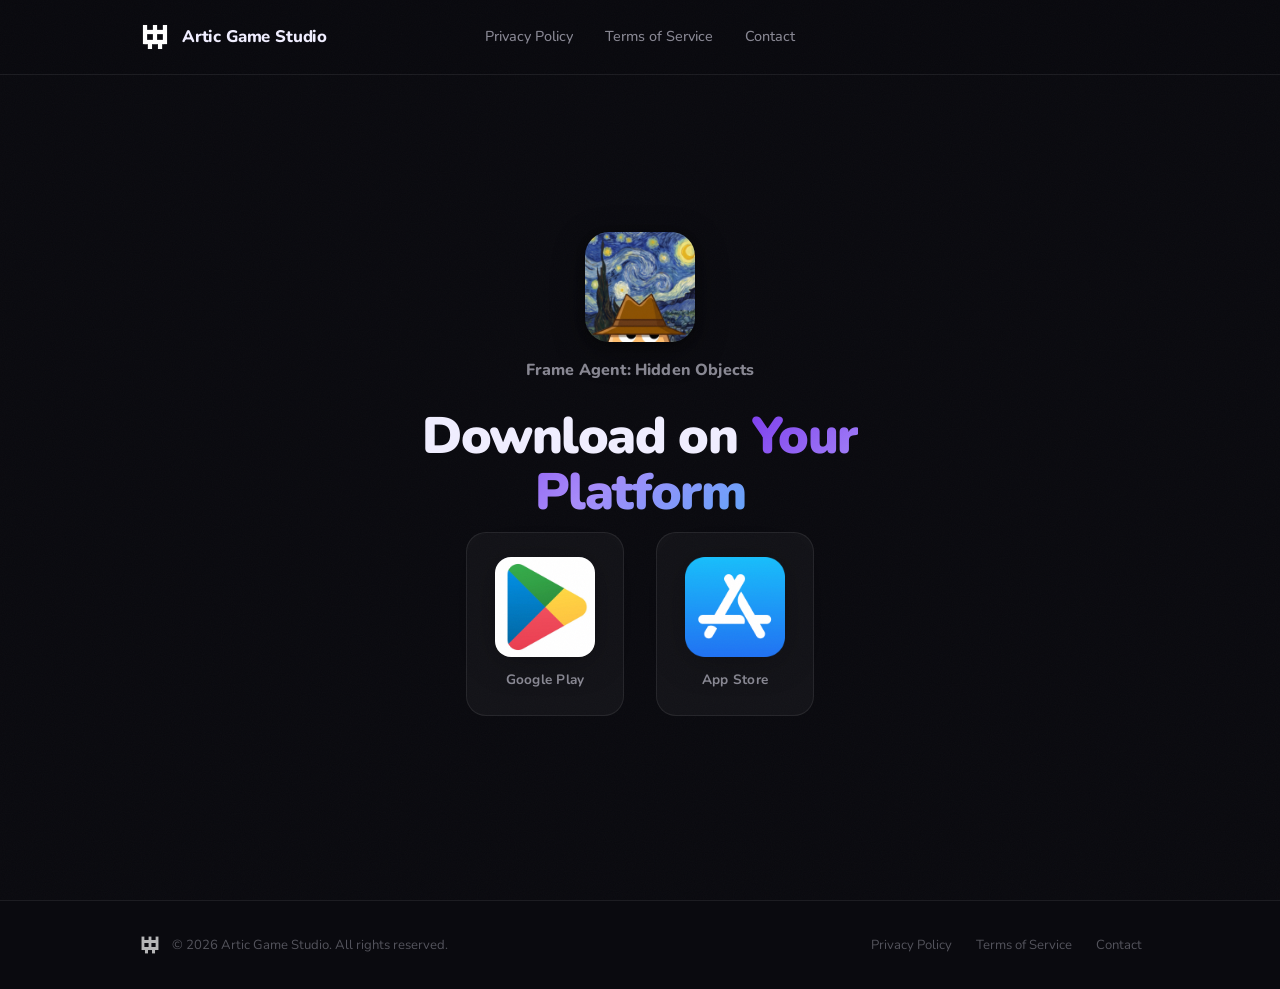
<file: index.html>
<!DOCTYPE html>
<html lang="en">
<head>
  <meta charset="UTF-8" />
  <meta name="viewport" content="width=device-width, initial-scale=1.0" />
  <meta name="description" content="Download Frame Agent — Hidden Objects on Google Play and App Store. Available on Android and iOS." />
  <title>Download Frame Agent — Artic Game Studio</title>
  <link rel="icon" type="image/svg+xml" href="logo.svg" />
  <link rel="preconnect" href="https://fonts.googleapis.com" />
  <link rel="preconnect" href="https://fonts.gstatic.com" crossorigin />
  <link href="https://fonts.googleapis.com/css2?family=Nunito:wght@400;500;600;700;800;900&display=swap" rel="stylesheet" />
  <link rel="stylesheet" href="styles.css" />
  <style>
    .stores-page {
      min-height: 100vh;
      display: flex;
      align-items: center;
      justify-content: center;
      padding: 7rem 1.5rem 4rem;
    }
    .stores-inner {
      text-align: center;
      max-width: 640px;
      width: 100%;
    }
    .stores-eyebrow {
      display: inline-flex;
      align-items: center;
      gap: 0.5rem;
      background: rgba(124, 58, 237, 0.12);
      border: 1px solid rgba(124, 58, 237, 0.28);
      border-radius: 999px;
      padding: 0.35rem 1rem;
      font-size: 0.78rem;
      font-weight: 700;
      color: var(--purple-400);
      letter-spacing: 0.06em;
      text-transform: uppercase;
      margin-bottom: 1.25rem;
    }
    .stores-inner h1 {
      font-family: var(--font-display);
      font-size: clamp(2rem, 6vw, 3.2rem);
      font-weight: 900;
      letter-spacing: -0.03em;
      line-height: 1.1;
      margin-bottom: 0.75rem;
    }
    .stores-inner p.sub {
      color: var(--text-muted);
      font-size: 1rem;
      line-height: 1.6;
      margin-bottom: 3rem;
    }
    /* Desktop: side-by-side */
    .store-badges {
      display: flex;
      flex-direction: row;
      align-items: center;
      justify-content: center;
      gap: 2rem;
      flex-wrap: wrap;
    }
    .store-badge-link {
      display: flex;
      flex-direction: column;
      align-items: center;
      gap: 0.75rem;
      text-decoration: none;
      border-radius: 20px;
      padding: 1.5rem 1.75rem;
      background: rgba(255, 255, 255, 0.04);
      border: 1px solid rgba(255, 255, 255, 0.08);
      transition: transform 0.25s ease, background 0.25s ease, border-color 0.25s ease, box-shadow 0.25s ease;
      cursor: pointer;
    }
    .store-badge-link:hover {
      transform: translateY(-6px) scale(1.03);
      background: rgba(255, 255, 255, 0.08);
      border-color: rgba(124, 58, 237, 0.4);
      box-shadow: 0 20px 60px rgba(124, 58, 237, 0.18), 0 4px 20px rgba(0, 0, 0, 0.3);
    }
    .store-badge-link:active {
      transform: translateY(-2px) scale(0.99);
    }
    .store-badge-link img {
      width: 100px;
      height: 100px;
      object-fit: contain;
      border-radius: 16px;
      display: block;
      filter: drop-shadow(0 4px 16px rgba(0, 0, 0, 0.25));
      transition: filter 0.25s ease;
    }
    .store-badge-link:hover img {
      filter: drop-shadow(0 8px 24px rgba(0, 0, 0, 0.4));
    }
    .store-badge-label {
      font-size: 0.85rem;
      font-weight: 700;
      color: var(--text-secondary);
      letter-spacing: 0.02em;
      transition: color 0.25s ease;
    }
    .store-badge-link:hover .store-badge-label {
      color: var(--text-primary);
    }
    /* Game icon header */
    .game-icon-wrap {
      display: flex;
      flex-direction: column;
      align-items: center;
      gap: 1rem;
      margin-bottom: 1.5rem;
    }
    .game-icon {
      width: 110px;
      height: 110px;
      border-radius: 24px;
      object-fit: cover;
      box-shadow: 0 8px 32px rgba(0,0,0,0.45), 0 2px 8px rgba(0,0,0,0.3);
    }
    .game-icon-title {
      font-family: var(--font-display);
      font-size: 1rem;
      font-weight: 800;
      color: var(--text-secondary);
      letter-spacing: 0.01em;
    }
    /* Mobile: stack vertically */
    @media (max-width: 560px) {
      .store-badges {
        flex-direction: column;
        gap: 1.25rem;
      }
      .store-badge-link {
        width: 100%;
        max-width: 260px;
        flex-direction: row;
        justify-content: center;
        gap: 1rem;
        padding: 1.1rem 1.5rem;
      }
      .store-badge-link img {
        width: 56px;
        height: 56px;
      }
      .store-badge-label {
        font-size: 1rem;
      }
    }
  </style>
</head>
<body class="loaded">
<div class="noise-overlay" aria-hidden="true"></div>

<nav class="nav scrolled" role="navigation" aria-label="Main navigation">
  <div class="nav-inner">
    <a href="index.html" class="nav-logo" aria-label="Artic Game Studio">
      <img src="logo.svg" alt="Artic Game Studio Logo" class="nav-logo-img" />
      <span class="nav-logo-text">Artic Game Studio</span>
    </a>
    <div class="nav-center">
      <a href="privacy.html" class="nav-link" id="nav-priv">Privacy Policy</a>
      <a href="terms.html" class="nav-link" id="nav-terms">Terms of Service</a>
      <a href="index.html#contact" class="nav-link" id="nav-contact">Contact</a>
    </div>
  </div>
</nav>

<main class="stores-page">
  <div class="stores-inner">
    <div class="game-icon-wrap">
      <img src="images/frameagent-icon.jpg" alt="Frame Agent: Hidden Objects" class="game-icon" />
      <span class="game-icon-title">Frame Agent: Hidden Objects</span>
    </div>

    <h1>Download on <span class="gradient-text">Your Platform</span></h1>
    <div class="store-badges">
      <!-- Google Play -->
      <a
        id="store-googleplay"
        class="store-badge-link"
        href="https://play.google.com/store/apps/details?id=com.articgamestudio.frameagent"
        target="_blank"
        rel="noopener noreferrer"
        aria-label="Get Frame Agent on Google Play"
      >
        <img src="images/googleplay-badge.jpg" alt="Google Play" />
        <span class="store-badge-label">Google Play</span>
      </a>

      <!-- App Store -->
      <a
        id="store-appstore"
        class="store-badge-link"
        href="https://apps.apple.com/app/frame-agent-hidden-objects/id6814467983"
        target="_blank"
        rel="noopener noreferrer"
        aria-label="Get Frame Agent on App Store"
      >
        <img src="images/appstore-badge.png" alt="App Store" />
        <span class="store-badge-label">App Store</span>
      </a>
    </div>
  </div>
</main>

<footer class="footer" role="contentinfo">
  <div class="container">
    <div class="footer-inner">
      <div class="footer-brand">
        <img src="logo.svg" alt="" class="footer-logo-img" aria-hidden="true" />
        <span>&copy; 2026 Artic Game Studio. All rights reserved.</span>
      </div>
      <div class="footer-links">
        <a href="privacy.html" id="fas-footer-privacy">Privacy Policy</a>
        <a href="terms.html" id="fas-footer-terms">Terms of Service</a>
        <a href="index.html#contact" id="fas-footer-contact">Contact</a>
      </div>
    </div>
  </div>
</footer>
</body>
</html>
</file>
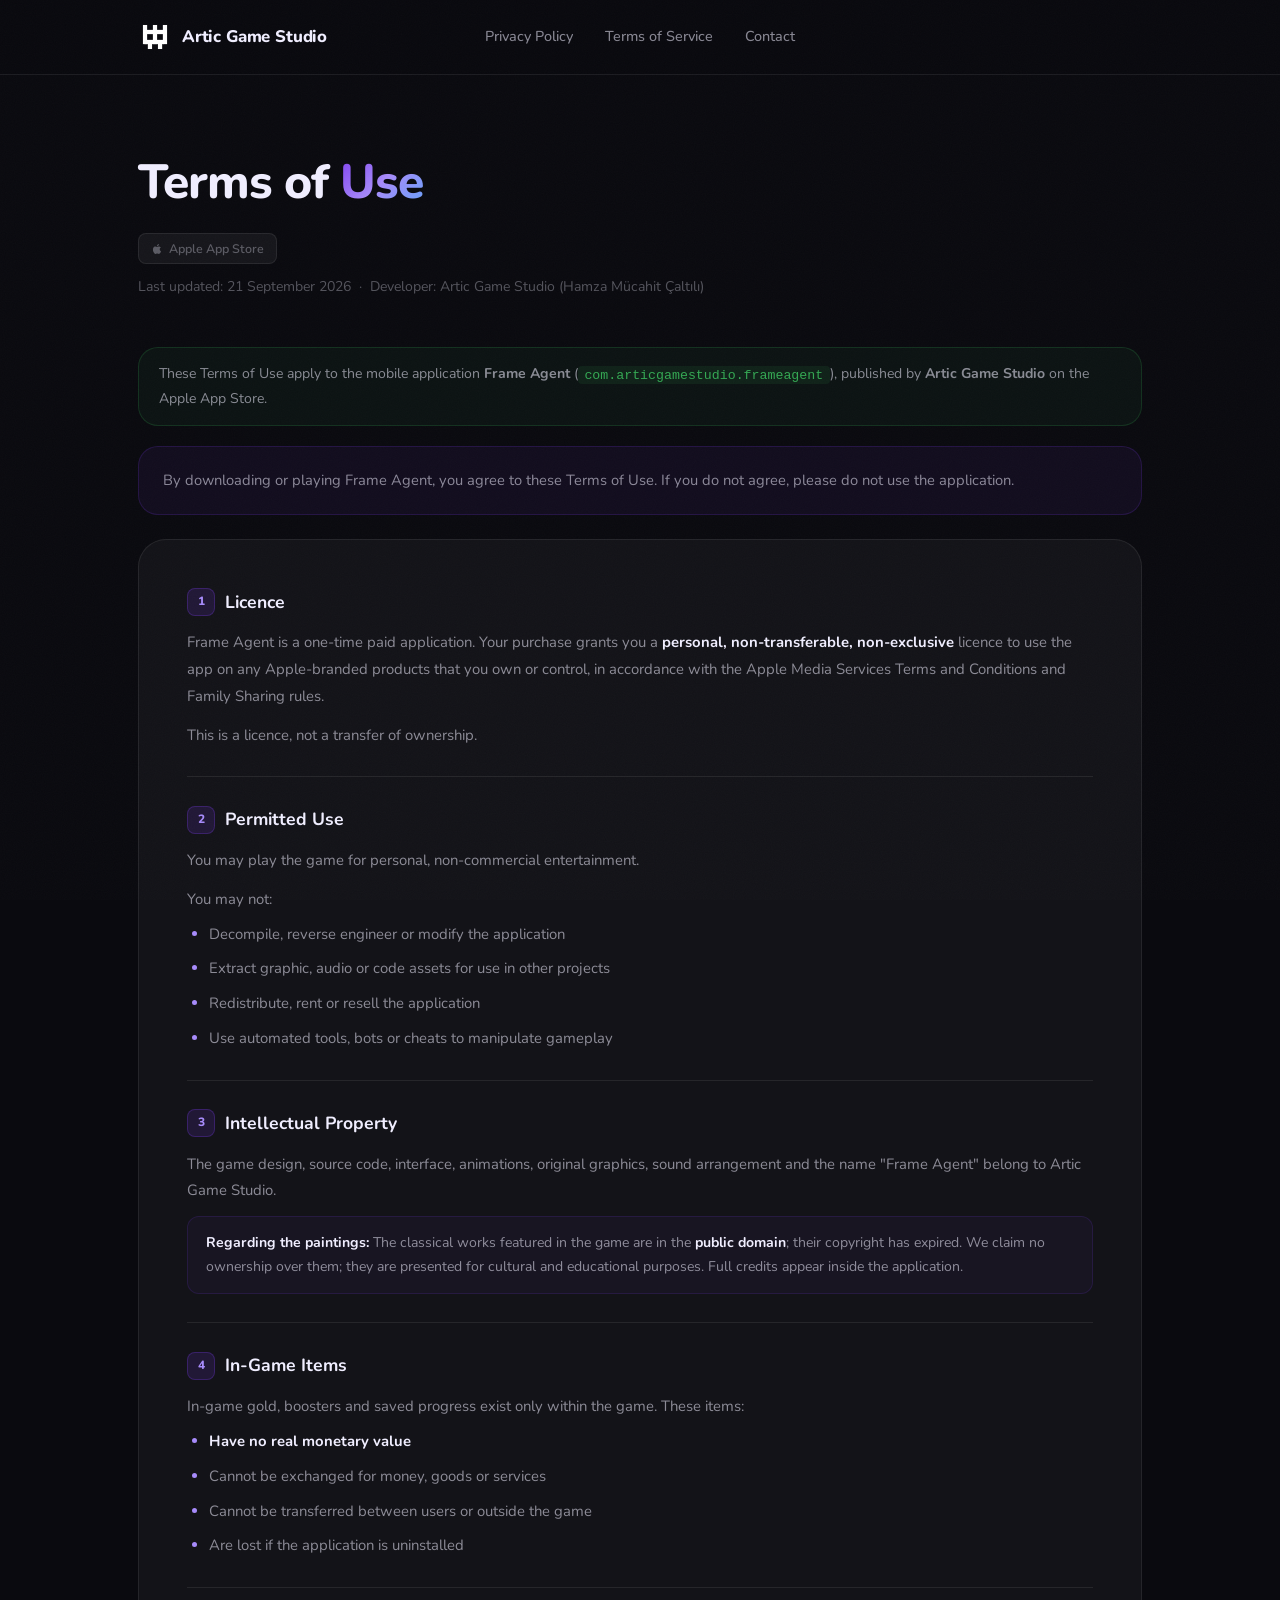
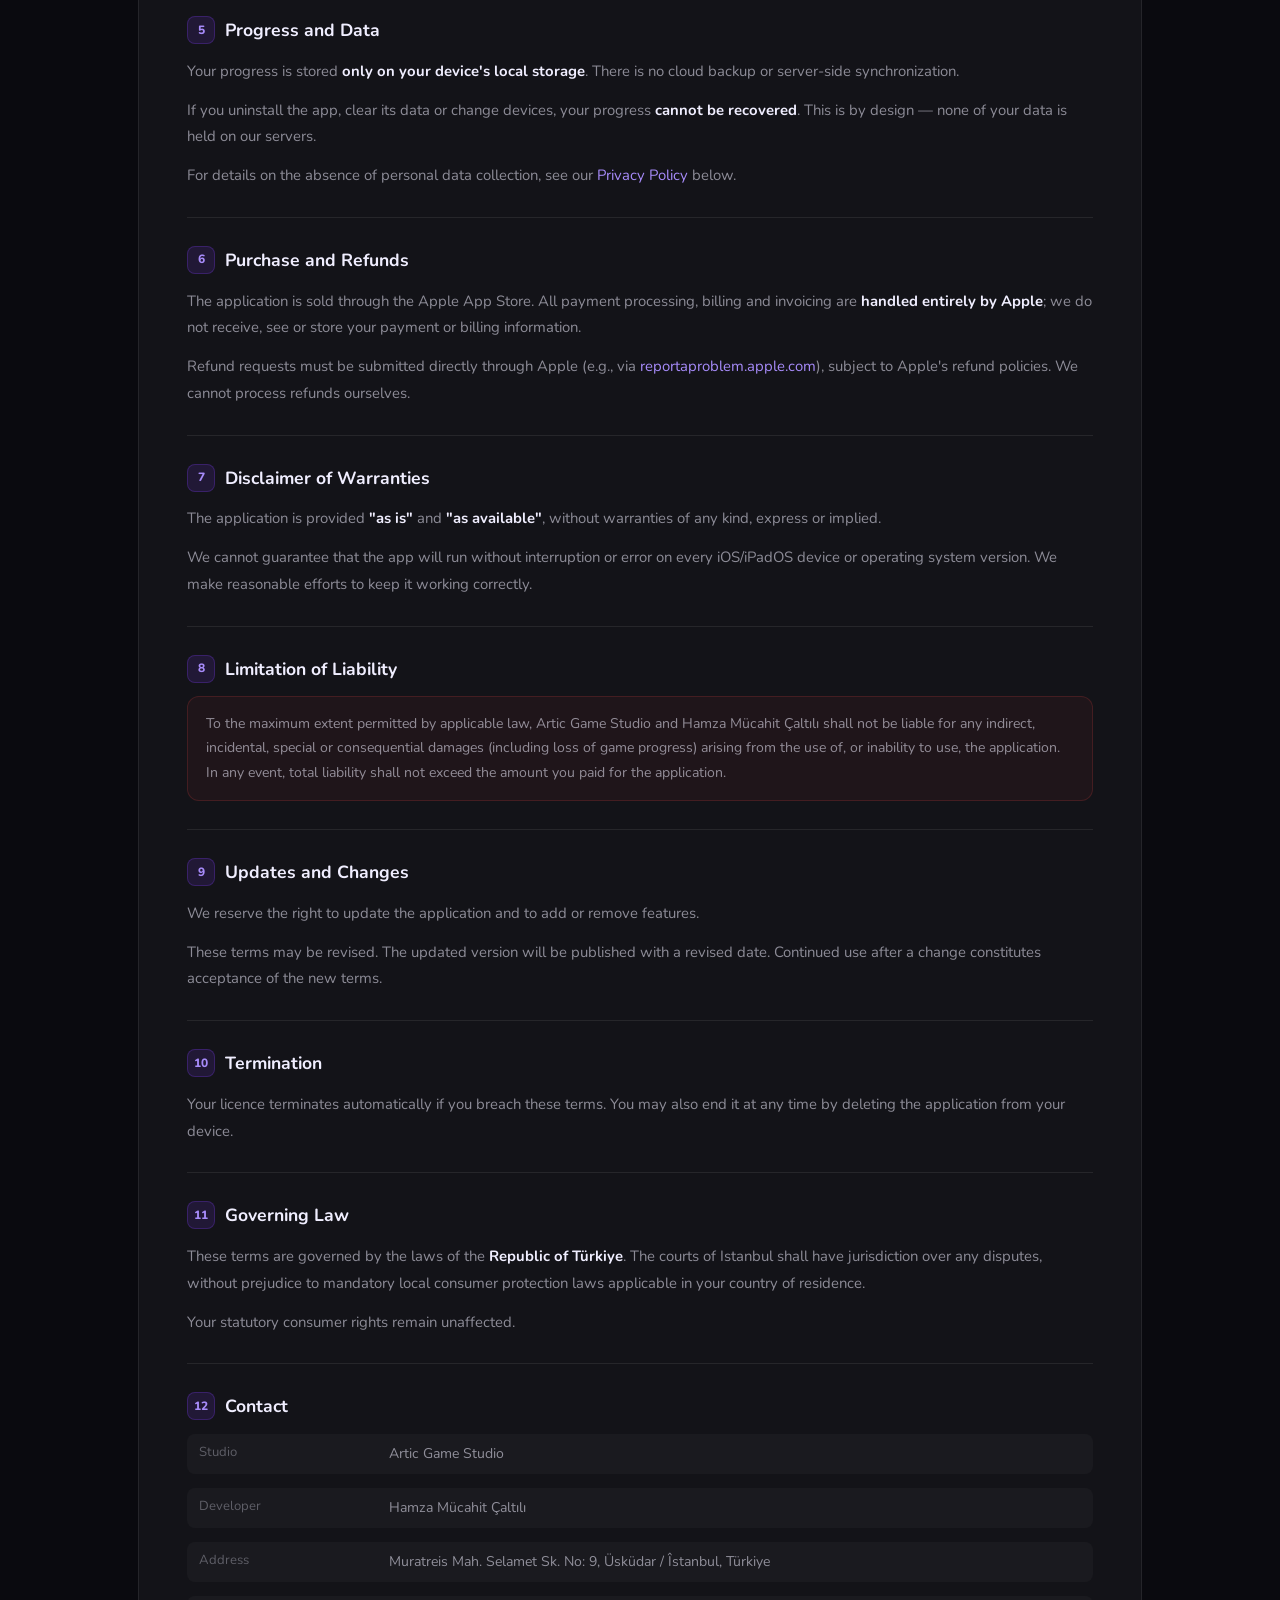
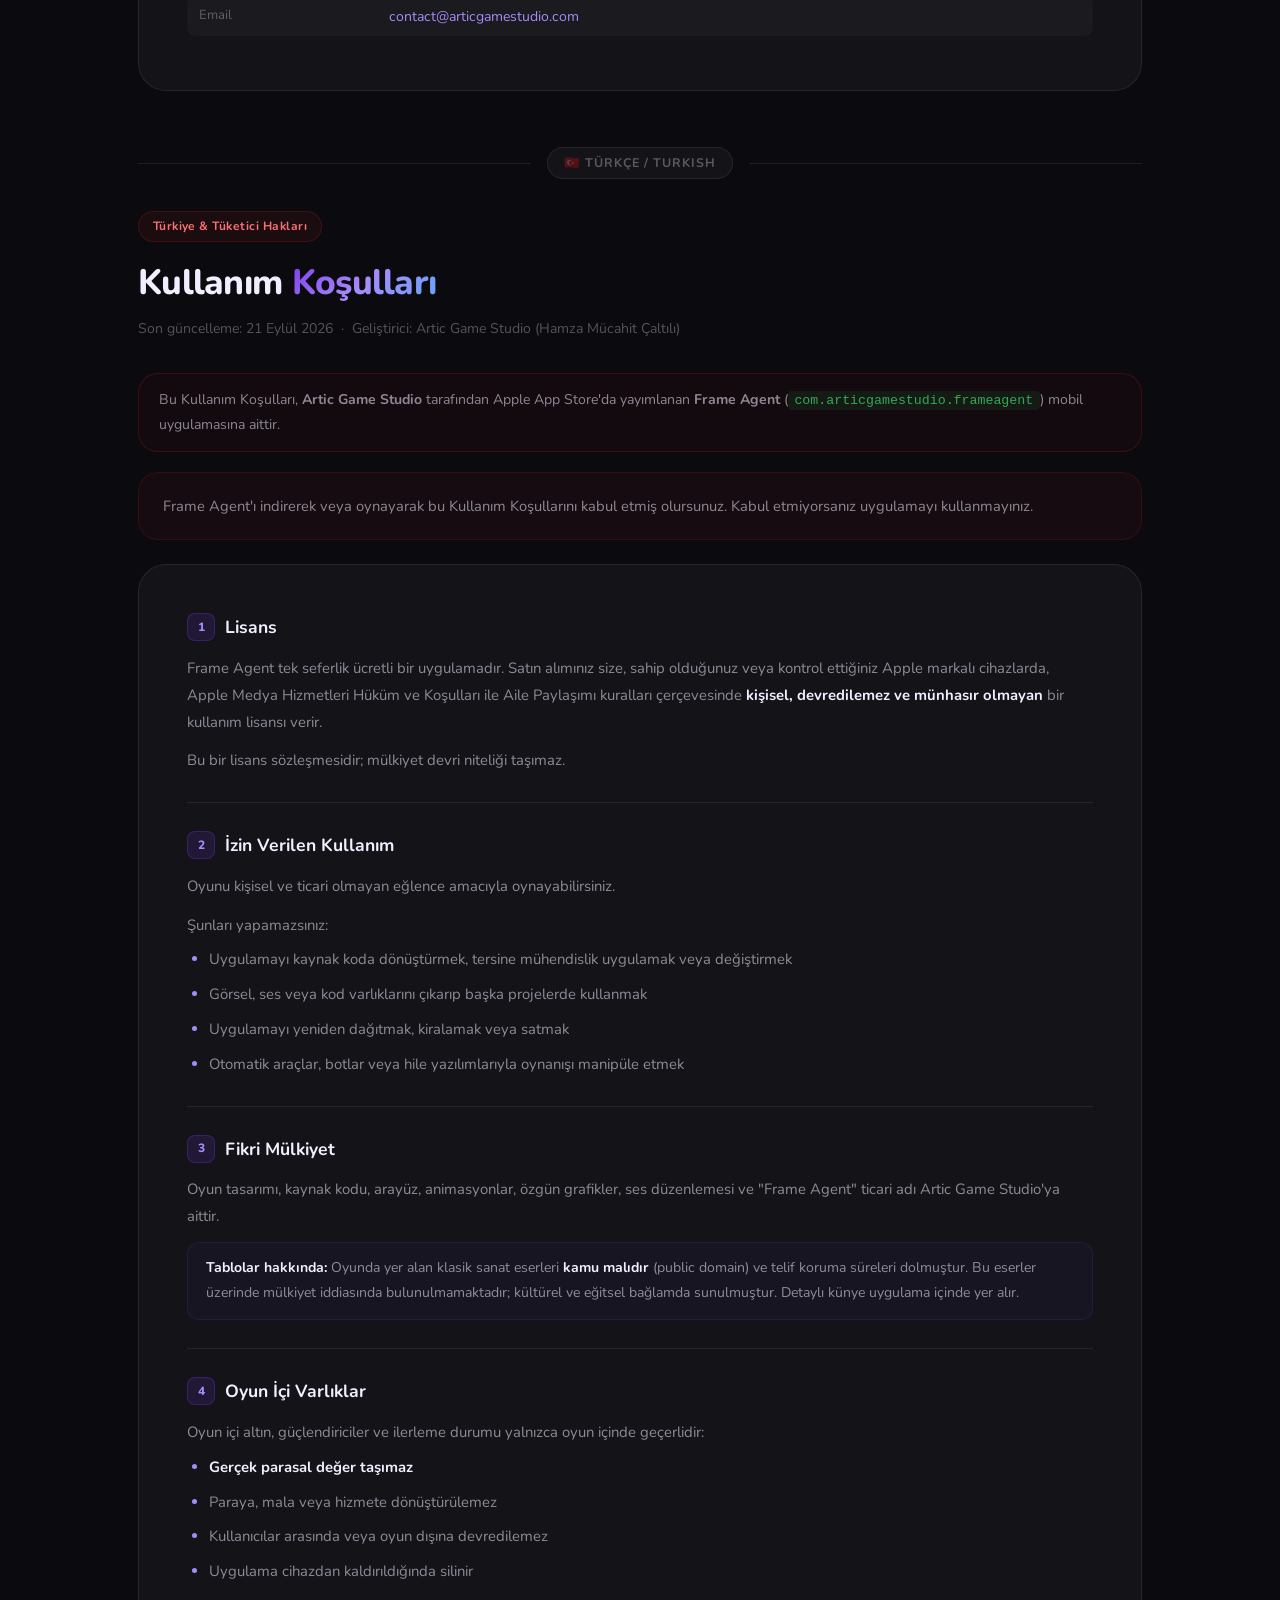
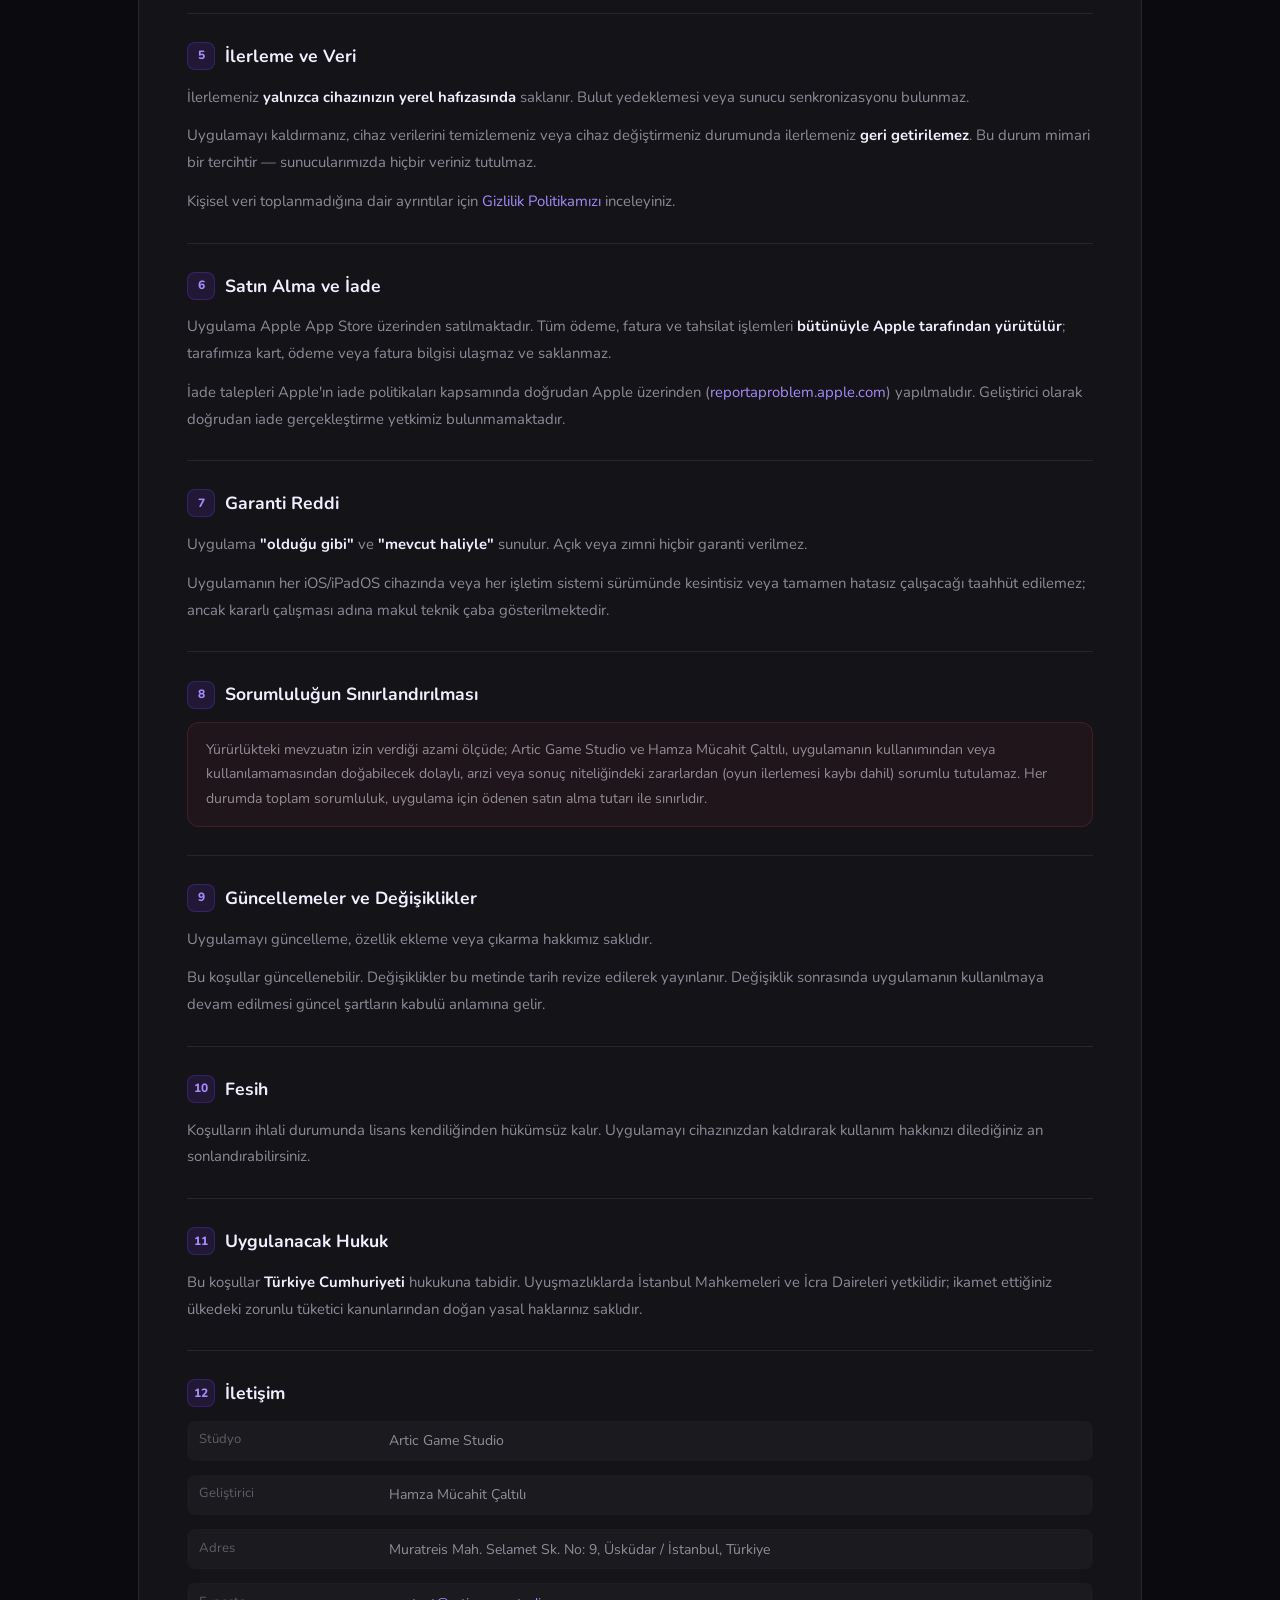
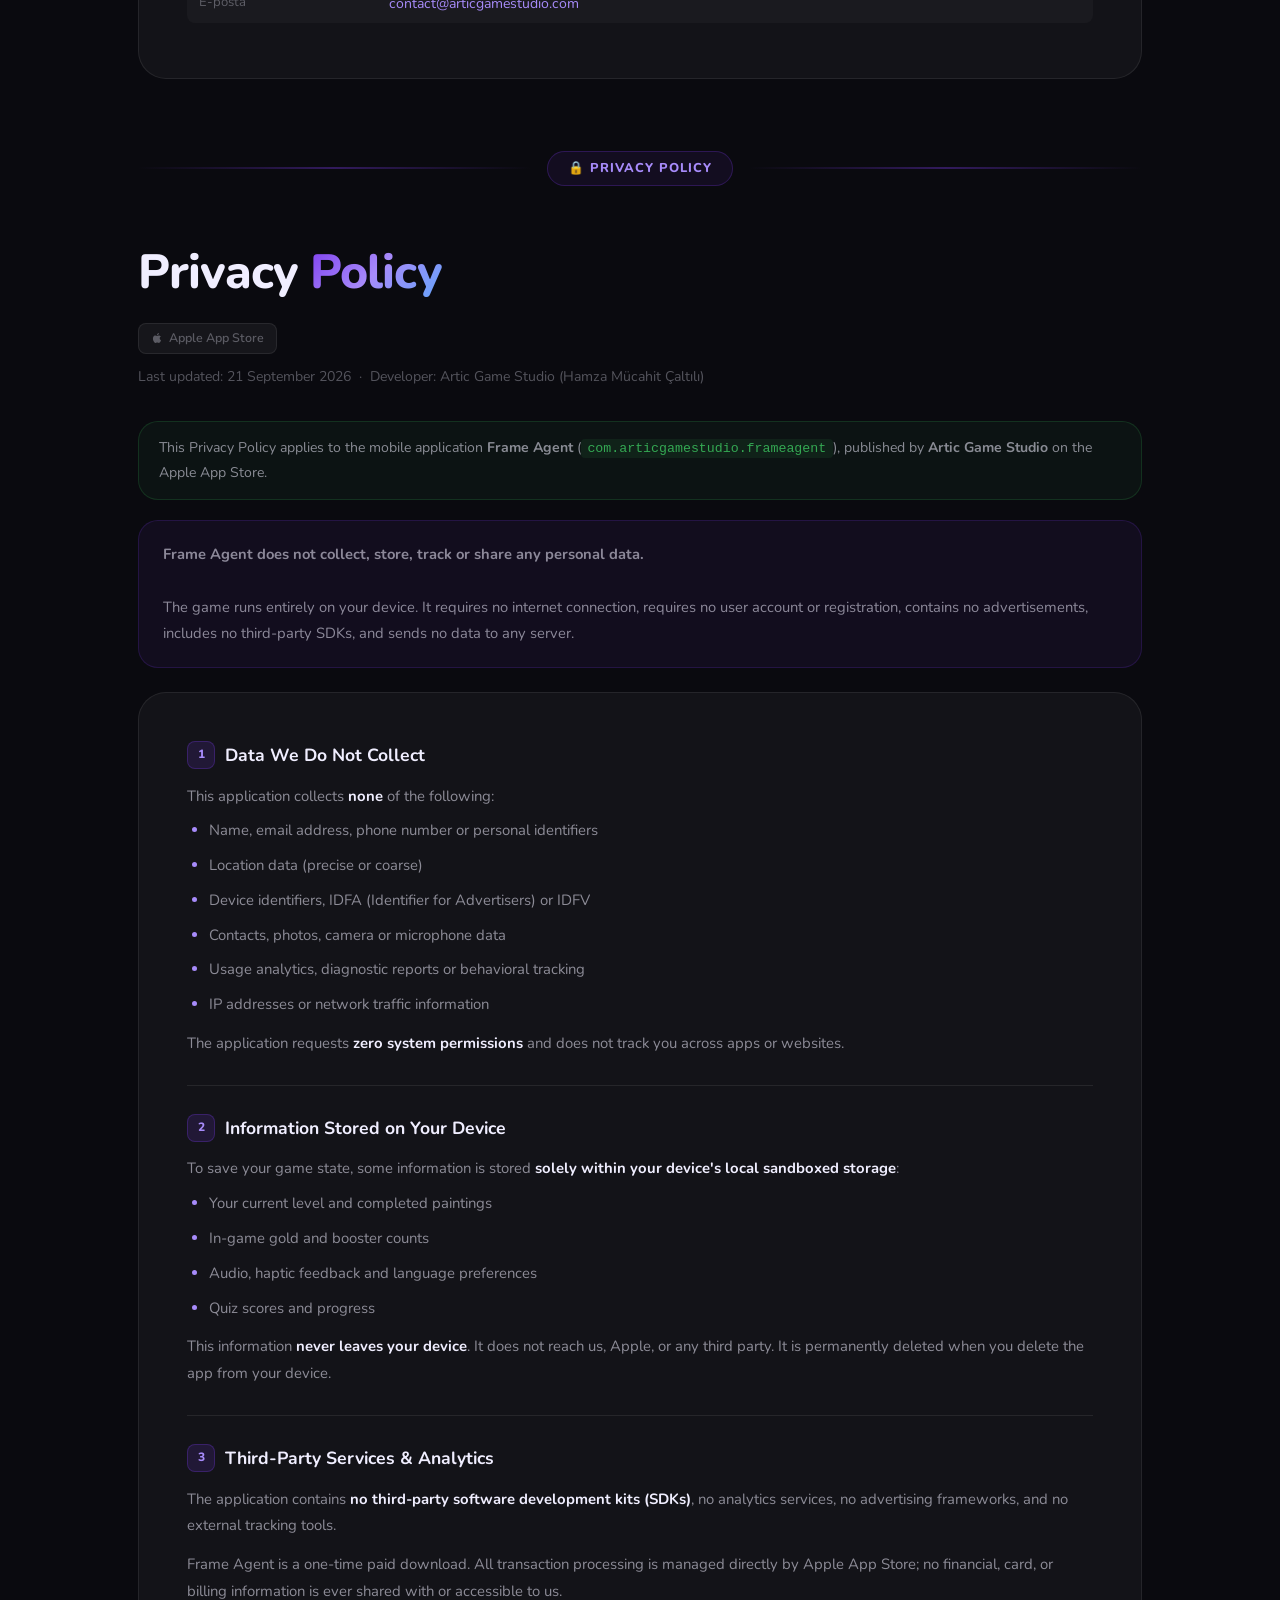
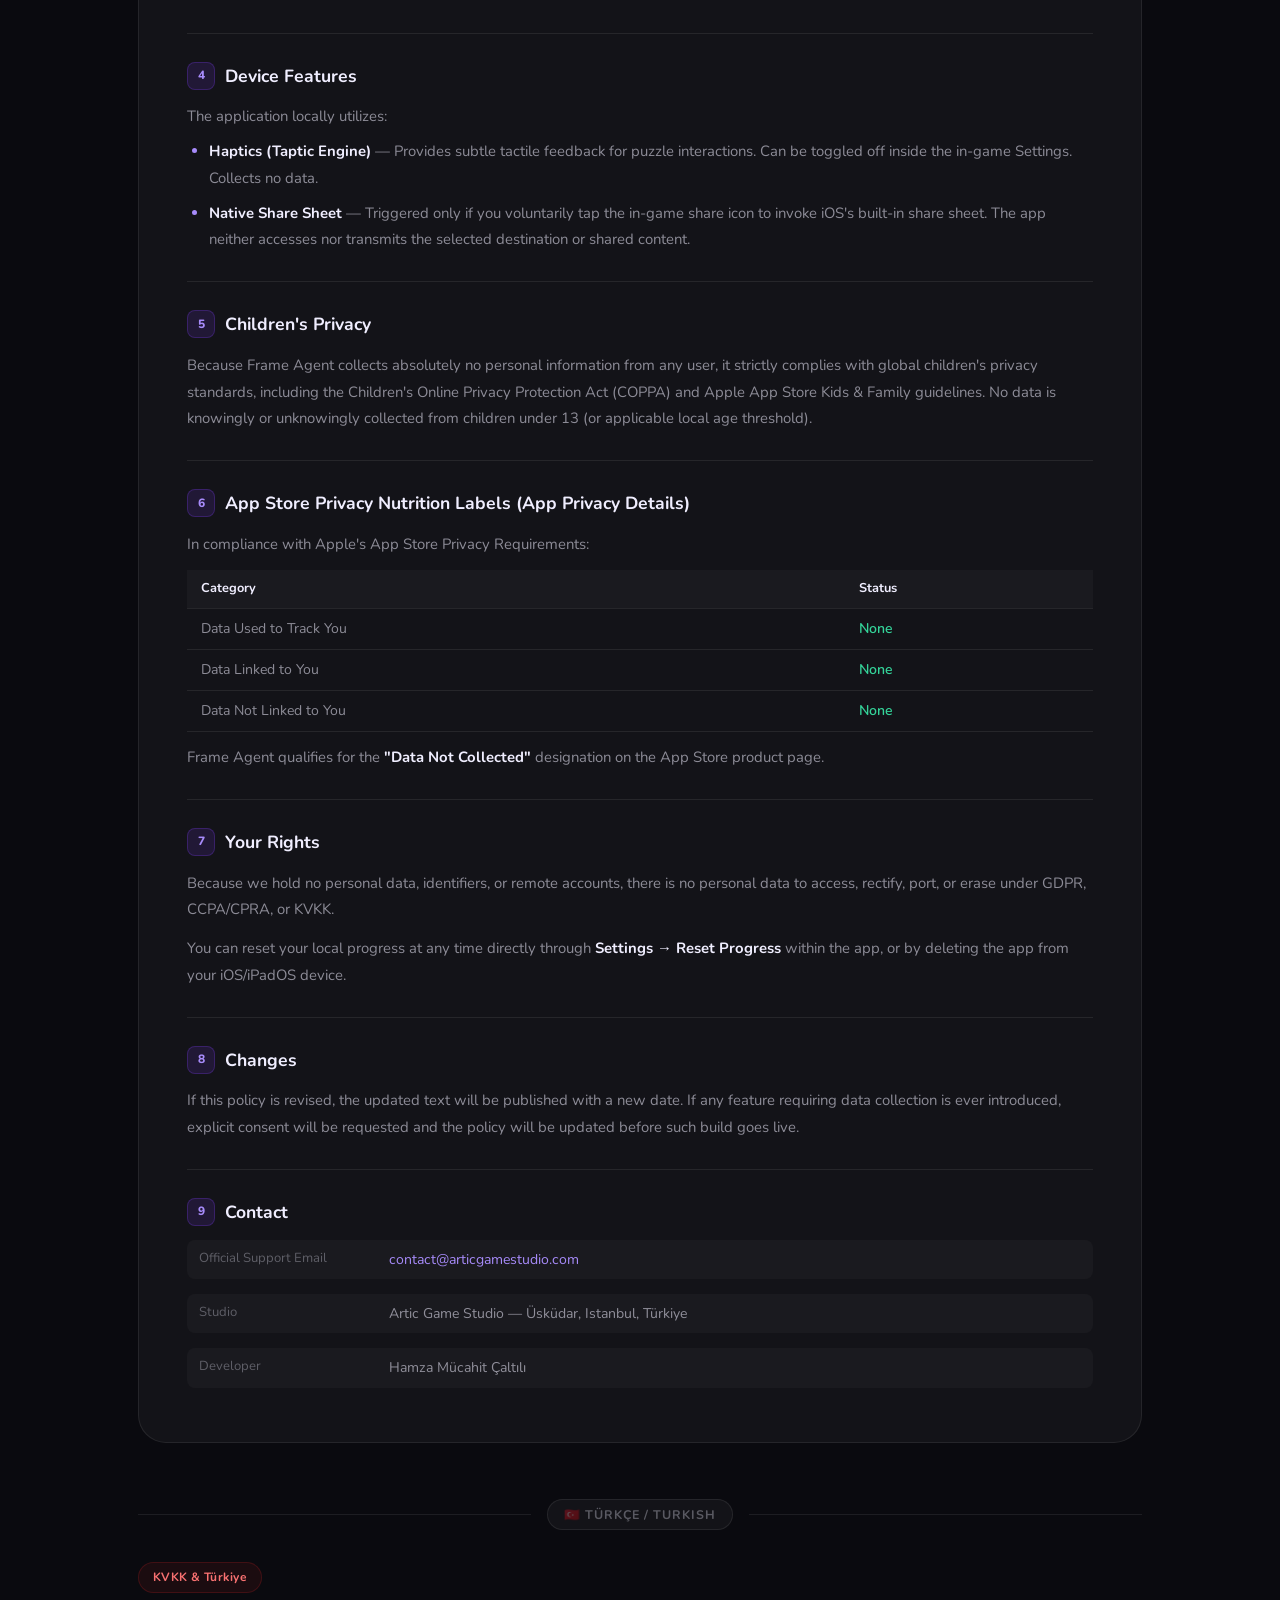
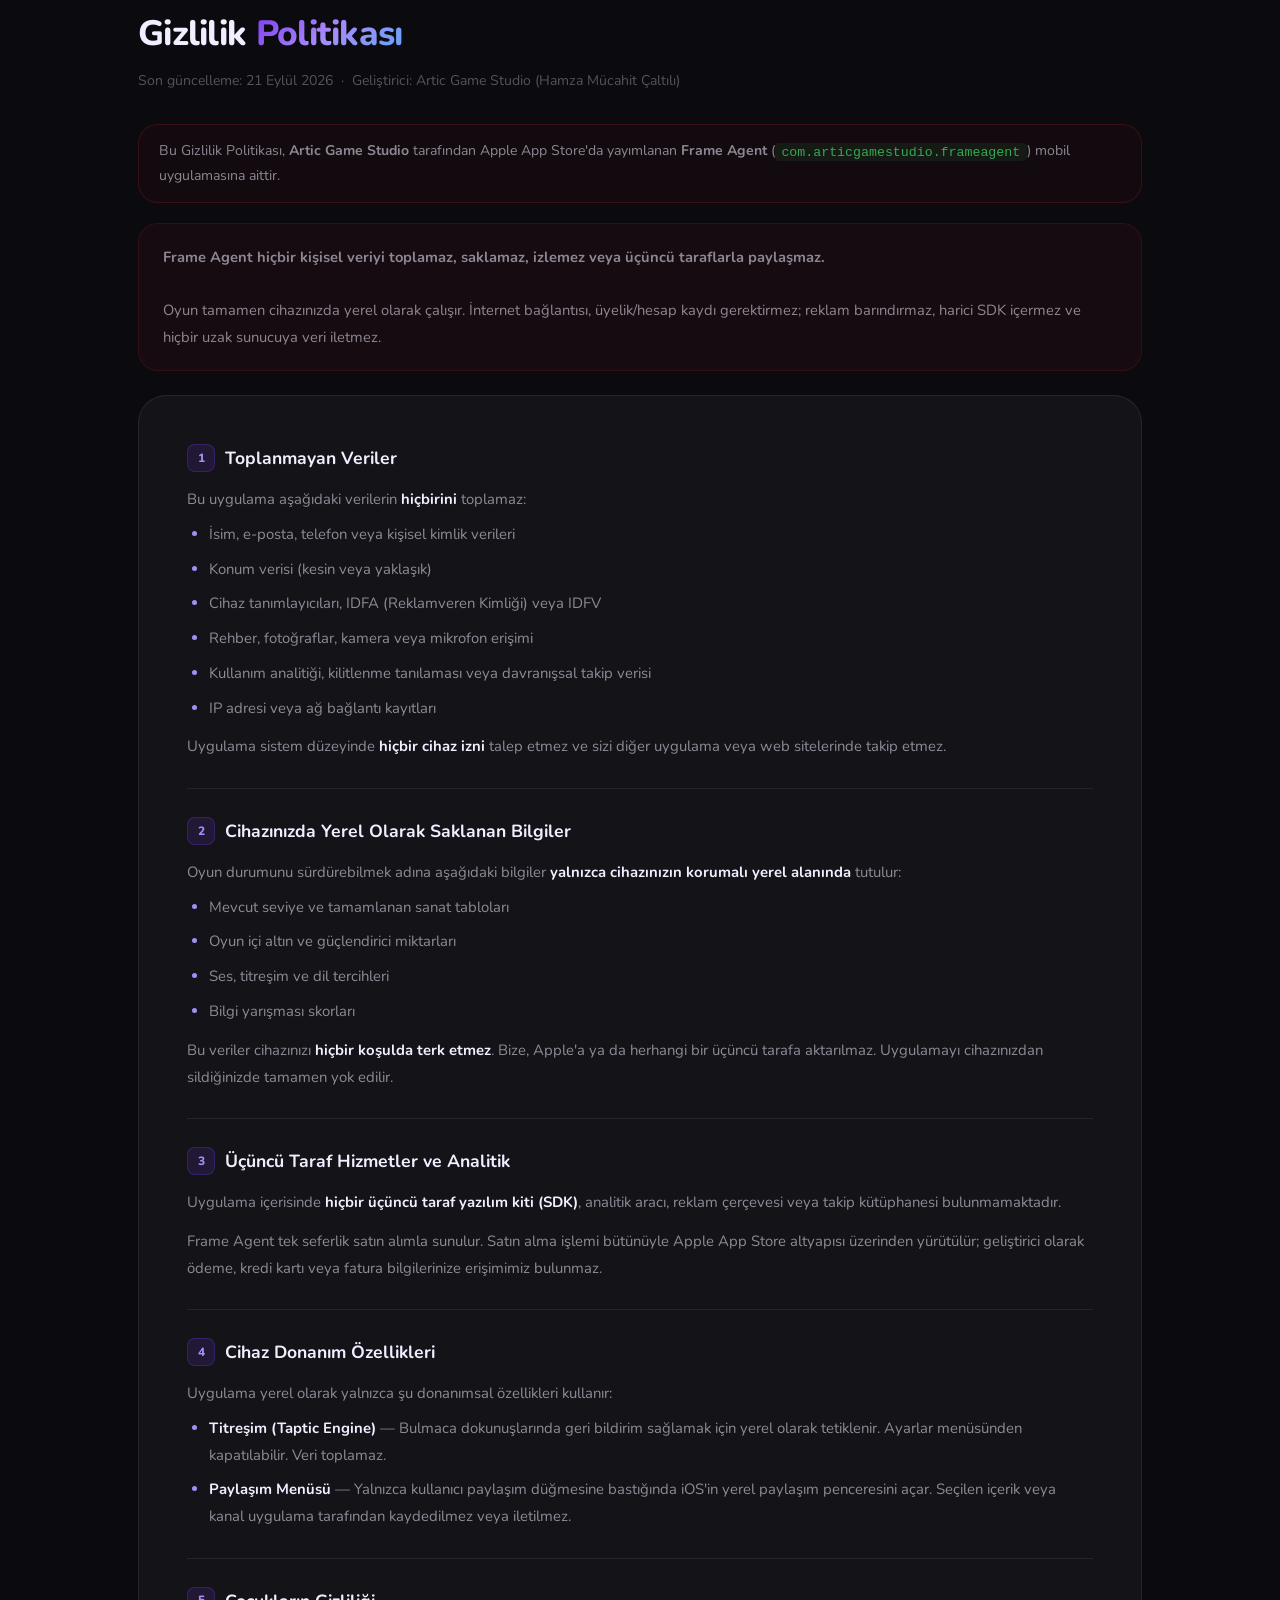
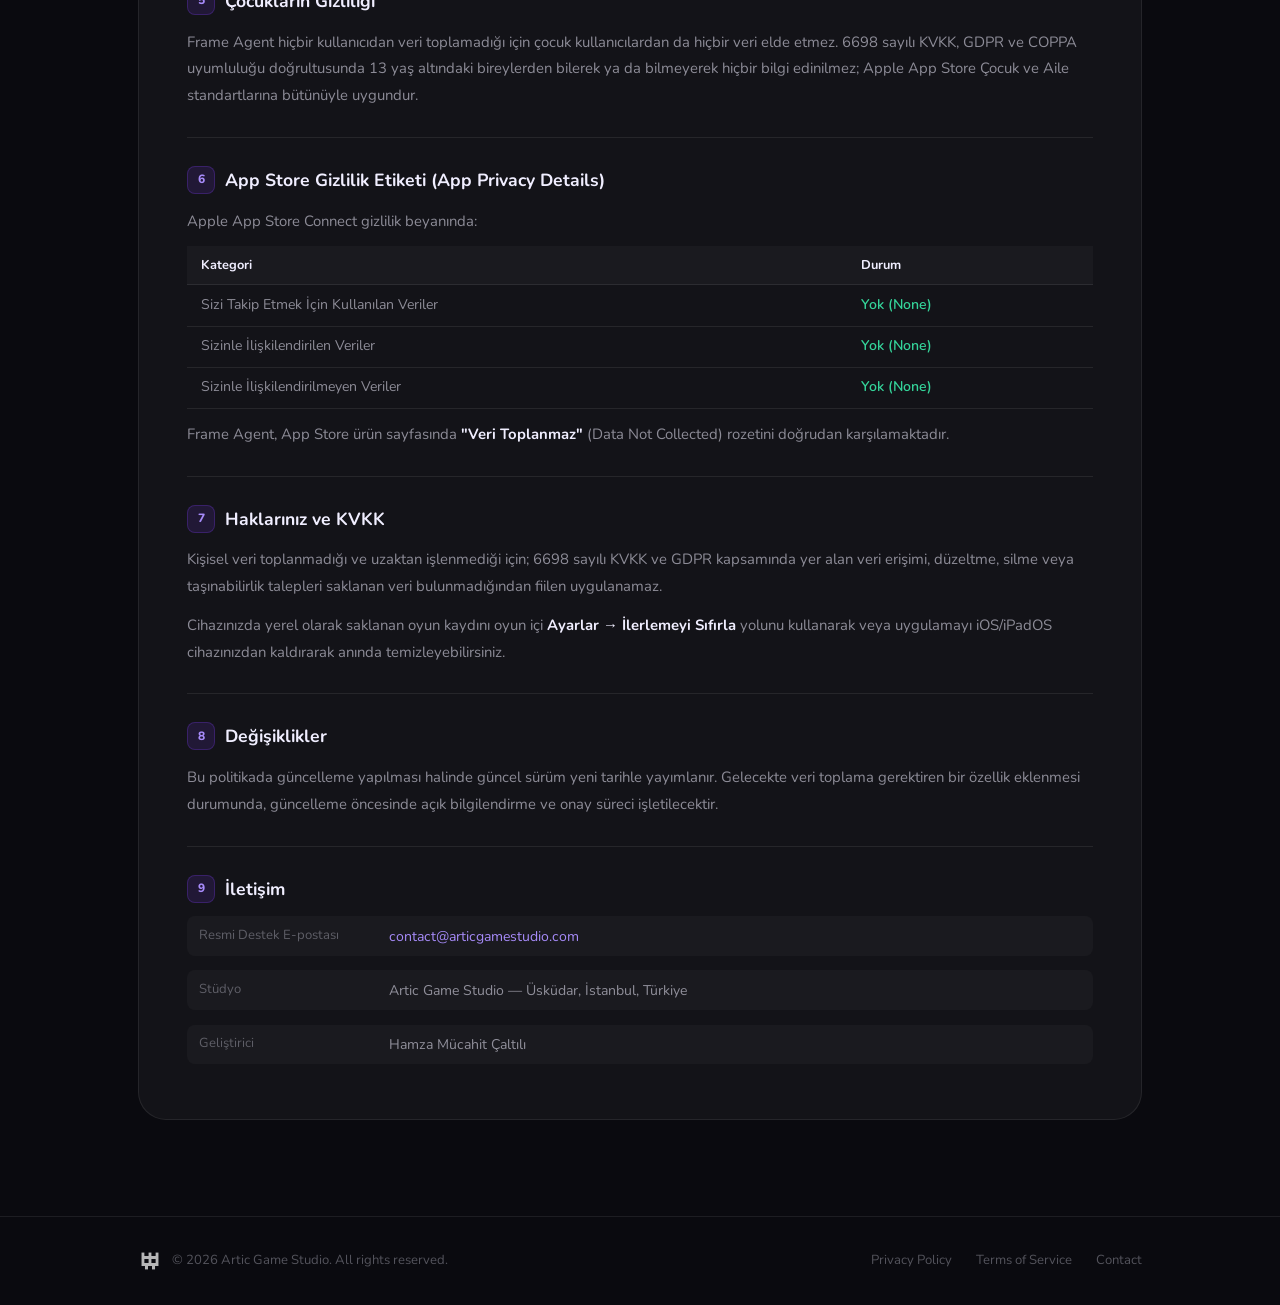
<file: appstore.html>
<!DOCTYPE html>
<html lang="en">
<head>
  <meta charset="UTF-8" />
  <meta name="viewport" content="width=device-width, initial-scale=1.0" />
  <meta name="description" content="Frame Agent — Apple App Store Terms of Use &amp; Privacy Policy | Artic Game Studio." />
  <title>App Store Legal — Frame Agent | Artic Game Studio</title>
  <link rel="icon" type="image/svg+xml" href="logo.svg" />
  <link rel="preconnect" href="https://fonts.googleapis.com" />
  <link rel="preconnect" href="https://fonts.gstatic.com" crossorigin />
  <link href="https://fonts.googleapis.com/css2?family=Nunito:wght@400;500;600;700;800;900&display=swap" rel="stylesheet" />
  <link rel="stylesheet" href="styles.css" />
  <style>
    .legal-page { padding: 9rem 0 6rem; min-height: 100vh; }
    .legal-header { margin-bottom: 3rem; }
    .legal-header h1 {
      font-family: var(--font-display); font-size: clamp(2rem, 5vw, 3rem);
      font-weight: 800; letter-spacing: -0.02em; margin-bottom: 0.5rem;
    }
    .legal-header p { color: var(--text-muted); font-size: 0.88rem; }
    .legal-body {
      background: var(--bg-glass);
      border: 1px solid var(--bg-glass-border);
      border-radius: var(--radius-lg);
      padding: clamp(1.75rem, 4vw, 3rem);
      display: flex; flex-direction: column; gap: 0;
    }
    .legal-section {
      padding: 1.75rem 0;
      border-bottom: 1px solid var(--bg-glass-border);
    }
    .legal-section:first-child { padding-top: 0; }
    .legal-section:last-child { padding-bottom: 0; border-bottom: none; }
    .legal-section h2 {
      font-family: var(--font-display); font-size: 1.1rem; font-weight: 700;
      margin-bottom: 0.85rem; color: var(--text-primary);
      display: flex; align-items: center; gap: 0.6rem;
    }
    .legal-section h2 .section-num {
      display: inline-flex; align-items: center; justify-content: center;
      width: 28px; height: 28px; flex-shrink: 0;
      background: rgba(124,58,237,0.14);
      border: 1px solid rgba(124,58,237,0.28);
      border-radius: 8px;
      font-size: 0.75rem; color: var(--purple-400); font-weight: 800;
    }
    .legal-section p, .legal-section ul {
      color: var(--text-secondary); font-size: 0.93rem; line-height: 1.8;
    }
    .legal-section p + p { margin-top: 0.75rem; }
    .legal-section ul { padding-left: 1.4rem; display: flex; flex-direction: column; gap: 0.5rem; margin-top: 0.5rem; }
    .legal-section li::marker { color: var(--purple-400); }
    .legal-section strong { color: var(--text-primary); font-weight: 700; }
    .contact-detail-list { list-style: none !important; padding-left: 0 !important; }
    .contact-detail-list li {
      display: flex; align-items: flex-start; gap: 0.6rem;
      padding: 0.45rem 0.75rem;
      background: rgba(255,255,255,0.03);
      border-radius: 8px; margin-bottom: 0.4rem;
    }
    .contact-detail-list li span.label {
      color: var(--text-muted); font-size: 0.82rem; min-width: 180px; flex-shrink: 0;
    }
    .contact-detail-list li span.value {
      color: var(--text-secondary); font-size: 0.88rem; word-break: break-all;
    }
    .legal-link { color: var(--purple-400); transition: color 0.2s; }
    .legal-link:hover { color: var(--purple-500); }
    .intro-block {
      background: rgba(124,58,237,0.07);
      border: 1px solid rgba(124,58,237,0.18);
      border-radius: var(--radius-md);
      padding: 1.25rem 1.5rem;
      color: var(--text-secondary); font-size: 0.92rem; line-height: 1.8;
      margin-bottom: 1.5rem;
    }
    .platform-badges { display: flex; flex-wrap: wrap; gap: 0.5rem; margin-top: 0.75rem; }
    .platform-badge {
      display: inline-flex; align-items: center; gap: 0.4rem;
      background: rgba(255,255,255,0.05);
      border: 1px solid var(--bg-glass-border);
      border-radius: 8px;
      padding: 0.3rem 0.75rem;
      font-size: 0.78rem; font-weight: 600; color: var(--text-muted);
    }
    .app-id-block {
      background: rgba(52,168,83,0.06);
      border: 1px solid rgba(52,168,83,0.2);
      border-radius: var(--radius-md);
      padding: 0.9rem 1.25rem;
      color: var(--text-secondary); font-size: 0.88rem; line-height: 1.7;
      margin-bottom: 1.25rem;
    }
    .app-id-block code {
      font-family: 'Courier New', monospace;
      font-size: 0.83rem; color: #34a853;
      background: rgba(52,168,83,0.1);
      padding: 0.1rem 0.4rem; border-radius: 4px;
    }
    .lang-divider {
      display: flex; align-items: center; gap: 1rem;
      margin: 3.5rem 0 2rem;
    }
    .lang-divider::before, .lang-divider::after {
      content: ''; flex: 1;
      height: 1px; background: var(--bg-glass-border);
    }
    .lang-divider span {
      display: inline-flex; align-items: center; gap: 0.5rem;
      font-size: 0.78rem; font-weight: 700; color: var(--text-muted);
      letter-spacing: 0.08em; text-transform: uppercase;
      background: rgba(255,255,255,0.04);
      border: 1px solid var(--bg-glass-border);
      border-radius: var(--radius-full);
      padding: 0.3rem 1rem;
    }
    .doc-divider {
      display: flex; align-items: center; gap: 1rem;
      margin: 4.5rem 0 3rem;
    }
    .doc-divider::before, .doc-divider::after {
      content: ''; flex: 1; height: 2px;
      background: linear-gradient(to right, transparent, rgba(124,58,237,0.35), transparent);
    }
    .doc-divider span {
      display: inline-flex; align-items: center; gap: 0.5rem;
      font-size: 0.8rem; font-weight: 800; color: var(--purple-400);
      letter-spacing: 0.08em; text-transform: uppercase;
      background: rgba(124,58,237,0.08);
      border: 1px solid rgba(124,58,237,0.25);
      border-radius: var(--radius-full);
      padding: 0.4rem 1.25rem;
    }
    .tr-intro-block {
      background: rgba(220,38,38,0.05);
      border: 1px solid rgba(220,38,38,0.15);
      border-radius: var(--radius-md);
      padding: 1.25rem 1.5rem;
      color: var(--text-secondary); font-size: 0.92rem; line-height: 1.8;
      margin-bottom: 1.5rem;
    }
    .kvkk-badge {
      display: inline-flex; align-items: center; gap: 0.5rem;
      background: rgba(220,38,38,0.08);
      border: 1px solid rgba(220,38,38,0.2);
      border-radius: var(--radius-full);
      padding: 0.3rem 0.85rem;
      font-size: 0.75rem; font-weight: 700; color: #f87171;
      margin-bottom: 0.75rem; letter-spacing: 0.04em;
    }
    .warning-block {
      background: rgba(239,68,68,0.06); border: 1px solid rgba(239,68,68,0.18);
      border-radius: var(--radius-sm); padding: 0.9rem 1.1rem;
      color: var(--text-secondary); font-size: 0.88rem; line-height: 1.75; margin-top: 0.75rem;
    }
    .note-block {
      background: rgba(124,58,237,0.05); border: 1px solid rgba(124,58,237,0.15);
      border-radius: var(--radius-sm); padding: 0.85rem 1.1rem;
      color: var(--text-secondary); font-size: 0.88rem; line-height: 1.75; margin-top: 0.75rem;
    }
    .nutrition-table {
      width: 100%; border-collapse: collapse; margin-top: 0.75rem; font-size: 0.88rem;
    }
    .nutrition-table th, .nutrition-table td {
      padding: 0.55rem 0.85rem; text-align: left;
      border-bottom: 1px solid var(--bg-glass-border);
      color: var(--text-secondary);
    }
    .nutrition-table th {
      color: var(--text-primary); font-weight: 700; font-size: 0.8rem;
      background: rgba(255,255,255,0.03);
    }
    .nutrition-table td:last-child { color: #34d399; font-weight: 600; }
  </style>
</head>
<body class="loaded">
<div class="noise-overlay" aria-hidden="true"></div>

<nav class="nav scrolled" role="navigation" aria-label="Main navigation">
  <div class="nav-inner">
    <a href="index.html" class="nav-logo" aria-label="Artic Game Studio">
      <img src="logo.svg" alt="Artic Game Studio Logo" class="nav-logo-img" />
      <span class="nav-logo-text">Artic Game Studio</span>
    </a>
    <div class="nav-center">
      <a href="privacy.html" class="nav-link" id="nav-priv">Privacy Policy</a>
      <a href="terms.html" class="nav-link" id="nav-terms">Terms of Service</a>
      <a href="index.html#contact" class="nav-link" id="nav-contact">Contact</a>
    </div>
  </div>
</nav>

<main class="legal-page">
  <div class="container">

    <!-- ===== TERMS OF USE — ENGLISH ===== -->
    <div class="legal-header">
      <h1>Terms of <span class="gradient-text">Use</span></h1>
      <div class="platform-badges">
        <span class="platform-badge">
          <svg width="12" height="12" viewBox="0 0 24 24" fill="currentColor"><path d="M18.71 19.5c-.83 1.24-1.71 2.45-3.05 2.47-1.34.03-1.77-.79-3.29-.79-1.53 0-2 .77-3.27.82-1.31.05-2.3-1.32-3.14-2.53C4.25 17 2.94 12.45 4.7 9.39c.87-1.52 2.43-2.48 4.12-2.51 1.28-.02 2.5.87 3.29.87.78 0 2.26-1.07 3.8-.91.65.03 2.47.26 3.64 1.98-.09.06-2.17 1.28-2.15 3.81.03 3.02 2.65 4.03 2.68 4.04-.03.07-.42 1.44-1.38 2.83M13 3.5c.73-.83 1.94-1.46 2.94-1.5.13 1.17-.34 2.35-1.04 3.19-.69.85-1.83 1.51-2.95 1.42-.15-1.15.41-2.35 1.05-3.11z"/></svg>
          Apple App Store
        </span>
      </div>
      <p style="margin-top:0.75rem;">Last updated: 21 September 2026 &nbsp;&middot;&nbsp; Developer: Artic Game Studio (Hamza M&uuml;cahit &Ccedil;alt&#305;l&#305;)</p>
    </div>

    <div class="app-id-block">
      These Terms of Use apply to the mobile application <strong>Frame Agent</strong> (<code>com.articgamestudio.frameagent</code>), published by <strong>Artic Game Studio</strong> on the Apple App Store.
    </div>

    <div class="intro-block">
      By downloading or playing Frame Agent, you agree to these Terms of Use. If you do not agree, please do not use the application.
    </div>

    <div class="legal-body">

      <div class="legal-section">
        <h2><span class="section-num">1</span>Licence</h2>
        <p>Frame Agent is a one-time paid application. Your purchase grants you a <strong>personal, non-transferable, non-exclusive</strong> licence to use the app on any Apple-branded products that you own or control, in accordance with the Apple Media Services Terms and Conditions and Family Sharing rules.</p>
        <p>This is a licence, not a transfer of ownership.</p>
      </div>

      <div class="legal-section">
        <h2><span class="section-num">2</span>Permitted Use</h2>
        <p>You may play the game for personal, non-commercial entertainment.</p>
        <p>You may not:</p>
        <ul>
          <li>Decompile, reverse engineer or modify the application</li>
          <li>Extract graphic, audio or code assets for use in other projects</li>
          <li>Redistribute, rent or resell the application</li>
          <li>Use automated tools, bots or cheats to manipulate gameplay</li>
        </ul>
      </div>

      <div class="legal-section">
        <h2><span class="section-num">3</span>Intellectual Property</h2>
        <p>The game design, source code, interface, animations, original graphics, sound arrangement and the name "Frame Agent" belong to Artic Game Studio.</p>
        <div class="note-block">
          <strong>Regarding the paintings:</strong> The classical works featured in the game are in the <strong>public domain</strong>; their copyright has expired. We claim no ownership over them; they are presented for cultural and educational purposes. Full credits appear inside the application.
        </div>
      </div>

      <div class="legal-section">
        <h2><span class="section-num">4</span>In-Game Items</h2>
        <p>In-game gold, boosters and saved progress exist only within the game. These items:</p>
        <ul>
          <li><strong>Have no real monetary value</strong></li>
          <li>Cannot be exchanged for money, goods or services</li>
          <li>Cannot be transferred between users or outside the game</li>
          <li>Are lost if the application is uninstalled</li>
        </ul>
      </div>

      <div class="legal-section">
        <h2><span class="section-num">5</span>Progress and Data</h2>
        <p>Your progress is stored <strong>only on your device's local storage</strong>. There is no cloud backup or server-side synchronization.</p>
        <p>If you uninstall the app, clear its data or change devices, your progress <strong>cannot be recovered</strong>. This is by design &mdash; none of your data is held on our servers.</p>
        <p>For details on the absence of personal data collection, see our <a href="#privacy-policy" class="legal-link">Privacy Policy</a> below.</p>
      </div>

      <div class="legal-section">
        <h2><span class="section-num">6</span>Purchase and Refunds</h2>
        <p>The application is sold through the Apple App Store. All payment processing, billing and invoicing are <strong>handled entirely by Apple</strong>; we do not receive, see or store your payment or billing information.</p>
        <p>Refund requests must be submitted directly through Apple (e.g., via <a href="https://reportaproblem.apple.com" target="_blank" rel="noopener noreferrer" class="legal-link">reportaproblem.apple.com</a>), subject to Apple's refund policies. We cannot process refunds ourselves.</p>
      </div>

      <div class="legal-section">
        <h2><span class="section-num">7</span>Disclaimer of Warranties</h2>
        <p>The application is provided <strong>"as is"</strong> and <strong>"as available"</strong>, without warranties of any kind, express or implied.</p>
        <p>We cannot guarantee that the app will run without interruption or error on every iOS/iPadOS device or operating system version. We make reasonable efforts to keep it working correctly.</p>
      </div>

      <div class="legal-section">
        <h2><span class="section-num">8</span>Limitation of Liability</h2>
        <div class="warning-block">
          To the maximum extent permitted by applicable law, Artic Game Studio and Hamza M&uuml;cahit &Ccedil;alt&#305;l&#305; shall not be liable for any indirect, incidental, special or consequential damages (including loss of game progress) arising from the use of, or inability to use, the application. In any event, total liability shall not exceed the amount you paid for the application.
        </div>
      </div>

      <div class="legal-section">
        <h2><span class="section-num">9</span>Updates and Changes</h2>
        <p>We reserve the right to update the application and to add or remove features.</p>
        <p>These terms may be revised. The updated version will be published with a revised date. Continued use after a change constitutes acceptance of the new terms.</p>
      </div>

      <div class="legal-section">
        <h2><span class="section-num">10</span>Termination</h2>
        <p>Your licence terminates automatically if you breach these terms. You may also end it at any time by deleting the application from your device.</p>
      </div>

      <div class="legal-section">
        <h2><span class="section-num">11</span>Governing Law</h2>
        <p>These terms are governed by the laws of the <strong>Republic of T&uuml;rkiye</strong>. The courts of Istanbul shall have jurisdiction over any disputes, without prejudice to mandatory local consumer protection laws applicable in your country of residence.</p>
        <p>Your statutory consumer rights remain unaffected.</p>
      </div>

      <div class="legal-section">
        <h2><span class="section-num">12</span>Contact</h2>
        <ul class="contact-detail-list">
          <li><span class="label">Studio</span><span class="value">Artic Game Studio</span></li>
          <li><span class="label">Developer</span><span class="value">Hamza M&uuml;cahit &Ccedil;alt&#305;l&#305;</span></li>
          <li><span class="label">Address</span><span class="value">Muratreis Mah. Selamet Sk. No: 9, &Uuml;sk&uuml;dar / &Icirc;stanbul, T&uuml;rkiye</span></li>
          <li><span class="label">Email</span><span class="value"><a href="mailto:contact@articgamestudio.com" class="legal-link">contact@articgamestudio.com</a></span></li>
        </ul>
      </div>

    </div>

    <!-- ===== TERMS OF USE — TÜRKÇE ===== -->
    <div class="lang-divider"><span>&#127481;&#127479; Türkçe / Turkish</span></div>

    <div class="kvkk-badge">Türkiye &amp; Tüketici Hakları</div>
    <div style="margin-bottom:2rem;">
      <h2 style="font-family:var(--font-display);font-size:clamp(1.5rem,4vw,2.2rem);font-weight:800;letter-spacing:-0.02em;margin-bottom:0.5rem;">Kullanım <span class="gradient-text">Koşulları</span></h2>
      <p style="color:var(--text-muted);font-size:0.88rem;">Son güncelleme: 21 Eylül 2026 &nbsp;&middot;&nbsp; Geliştirici: Artic Game Studio (Hamza Mücahit Çaltılı)</p>
    </div>

    <div class="app-id-block" style="border-color:rgba(220,38,38,0.2);background:rgba(220,38,38,0.04);">
      Bu Kullanım Koşulları, <strong>Artic Game Studio</strong> tarafından Apple App Store'da yayımlanan <strong>Frame Agent</strong> (<code>com.articgamestudio.frameagent</code>) mobil uygulamasına aittir.
    </div>

    <div class="tr-intro-block">
      Frame Agent'ı indirerek veya oynayarak bu Kullanım Koşullarını kabul etmiş olursunuz. Kabul etmiyorsanız uygulamayı kullanmayınız.
    </div>

    <div class="legal-body" style="margin-top:0;">

      <div class="legal-section">
        <h2><span class="section-num">1</span>Lisans</h2>
        <p>Frame Agent tek seferlik ücretli bir uygulamadır. Satın alımınız size, sahip olduğunuz veya kontrol ettiğiniz Apple markalı cihazlarda, Apple Medya Hizmetleri Hüküm ve Koşulları ile Aile Paylaşımı kuralları çerçevesinde <strong>kişisel, devredilemez ve münhasır olmayan</strong> bir kullanım lisansı verir.</p>
        <p>Bu bir lisans sözleşmesidir; mülkiyet devri niteliği taşımaz.</p>
      </div>

      <div class="legal-section">
        <h2><span class="section-num">2</span>İzin Verilen Kullanım</h2>
        <p>Oyunu kişisel ve ticari olmayan eğlence amacıyla oynayabilirsiniz.</p>
        <p>Şunları yapamazsınız:</p>
        <ul>
          <li>Uygulamayı kaynak koda dönüştürmek, tersine mühendislik uygulamak veya değiştirmek</li>
          <li>Görsel, ses veya kod varlıklarını çıkarıp başka projelerde kullanmak</li>
          <li>Uygulamayı yeniden dağıtmak, kiralamak veya satmak</li>
          <li>Otomatik araçlar, botlar veya hile yazılımlarıyla oynanışı manipüle etmek</li>
        </ul>
      </div>

      <div class="legal-section">
        <h2><span class="section-num">3</span>Fikri Mülkiyet</h2>
        <p>Oyun tasarımı, kaynak kodu, arayüz, animasyonlar, özgün grafikler, ses düzenlemesi ve "Frame Agent" ticari adı Artic Game Studio'ya aittir.</p>
        <div class="note-block">
          <strong>Tablolar hakkında:</strong> Oyunda yer alan klasik sanat eserleri <strong>kamu malıdır</strong> (public domain) ve telif koruma süreleri dolmuştur. Bu eserler üzerinde mülkiyet iddiasında bulunulmamaktadır; kültürel ve eğitsel bağlamda sunulmuştur. Detaylı künye uygulama içinde yer alır.
        </div>
      </div>

      <div class="legal-section">
        <h2><span class="section-num">4</span>Oyun İçi Varlıklar</h2>
        <p>Oyun içi altın, güçlendiriciler ve ilerleme durumu yalnızca oyun içinde geçerlidir:</p>
        <ul>
          <li><strong>Gerçek parasal değer taşımaz</strong></li>
          <li>Paraya, mala veya hizmete dönüştürülemez</li>
          <li>Kullanıcılar arasında veya oyun dışına devredilemez</li>
          <li>Uygulama cihazdan kaldırıldığında silinir</li>
        </ul>
      </div>

      <div class="legal-section">
        <h2><span class="section-num">5</span>İlerleme ve Veri</h2>
        <p>İlerlemeniz <strong>yalnızca cihazınızın yerel hafızasında</strong> saklanır. Bulut yedeklemesi veya sunucu senkronizasyonu bulunmaz.</p>
        <p>Uygulamayı kaldırmanız, cihaz verilerini temizlemeniz veya cihaz değiştirmeniz durumunda ilerlemeniz <strong>geri getirilemez</strong>. Bu durum mimari bir tercihtir &mdash; sunucularımızda hiçbir veriniz tutulmaz.</p>
        <p>Kişisel veri toplanmadığına dair ayrıntılar için <a href="#privacy-policy-tr" class="legal-link">Gizlilik Politikamızı</a> inceleyiniz.</p>
      </div>

      <div class="legal-section">
        <h2><span class="section-num">6</span>Satın Alma ve İade</h2>
        <p>Uygulama Apple App Store üzerinden satılmaktadır. Tüm ödeme, fatura ve tahsilat işlemleri <strong>bütünüyle Apple tarafından yürütülür</strong>; tarafımıza kart, ödeme veya fatura bilgisi ulaşmaz ve saklanmaz.</p>
        <p>İade talepleri Apple'ın iade politikaları kapsamında doğrudan Apple üzerinden (<a href="https://reportaproblem.apple.com" target="_blank" rel="noopener noreferrer" class="legal-link">reportaproblem.apple.com</a>) yapılmalıdır. Geliştirici olarak doğrudan iade gerçekleştirme yetkimiz bulunmamaktadır.</p>
      </div>

      <div class="legal-section">
        <h2><span class="section-num">7</span>Garanti Reddi</h2>
        <p>Uygulama <strong>"olduğu gibi"</strong> ve <strong>"mevcut haliyle"</strong> sunulur. Açık veya zımni hiçbir garanti verilmez.</p>
        <p>Uygulamanın her iOS/iPadOS cihazında veya her işletim sistemi sürümünde kesintisiz veya tamamen hatasız çalışacağı taahhüt edilemez; ancak kararlı çalışması adına makul teknik çaba gösterilmektedir.</p>
      </div>

      <div class="legal-section">
        <h2><span class="section-num">8</span>Sorumluluğun Sınırlandırılması</h2>
        <div class="warning-block">
          Yürürlükteki mevzuatın izin verdiği azami ölçüde; Artic Game Studio ve Hamza Mücahit Çaltılı, uygulamanın kullanımından veya kullanılamamasından doğabilecek dolaylı, arızi veya sonuç niteliğindeki zararlardan (oyun ilerlemesi kaybı dahil) sorumlu tutulamaz. Her durumda toplam sorumluluk, uygulama için ödenen satın alma tutarı ile sınırlıdır.
        </div>
      </div>

      <div class="legal-section">
        <h2><span class="section-num">9</span>Güncellemeler ve Değişiklikler</h2>
        <p>Uygulamayı güncelleme, özellik ekleme veya çıkarma hakkımız saklıdır.</p>
        <p>Bu koşullar güncellenebilir. Değişiklikler bu metinde tarih revize edilerek yayınlanır. Değişiklik sonrasında uygulamanın kullanılmaya devam edilmesi güncel şartların kabulü anlamına gelir.</p>
      </div>

      <div class="legal-section">
        <h2><span class="section-num">10</span>Fesih</h2>
        <p>Koşulların ihlali durumunda lisans kendiliğinden hükümsüz kalır. Uygulamayı cihazınızdan kaldırarak kullanım hakkınızı dilediğiniz an sonlandırabilirsiniz.</p>
      </div>

      <div class="legal-section">
        <h2><span class="section-num">11</span>Uygulanacak Hukuk</h2>
        <p>Bu koşullar <strong>Türkiye Cumhuriyeti</strong> hukukuna tabidir. Uyuşmazlıklarda İstanbul Mahkemeleri ve İcra Daireleri yetkilidir; ikamet ettiğiniz ülkedeki zorunlu tüketici kanunlarından doğan yasal haklarınız saklıdır.</p>
      </div>

      <div class="legal-section">
        <h2><span class="section-num">12</span>İletişim</h2>
        <ul class="contact-detail-list">
          <li><span class="label">Stüdyo</span><span class="value">Artic Game Studio</span></li>
          <li><span class="label">Geliştirici</span><span class="value">Hamza Mücahit Çaltılı</span></li>
          <li><span class="label">Adres</span><span class="value">Muratreis Mah. Selamet Sk. No: 9, Üsküdar / İstanbul, Türkiye</span></li>
          <li><span class="label">E-posta</span><span class="value"><a href="mailto:contact@articgamestudio.com" class="legal-link">contact@articgamestudio.com</a></span></li>
        </ul>
      </div>

    </div>

    <!-- ===== DOCUMENT DIVIDER ===== -->
    <div class="doc-divider" id="privacy-policy"><span>&#128274; Privacy Policy</span></div>

    <!-- ===== PRIVACY POLICY — ENGLISH ===== -->
    <div class="legal-header" style="margin-bottom:2rem;">
      <h1>Privacy <span class="gradient-text">Policy</span></h1>
      <div class="platform-badges">
        <span class="platform-badge">
          <svg width="12" height="12" viewBox="0 0 24 24" fill="currentColor"><path d="M18.71 19.5c-.83 1.24-1.71 2.45-3.05 2.47-1.34.03-1.77-.79-3.29-.79-1.53 0-2 .77-3.27.82-1.31.05-2.3-1.32-3.14-2.53C4.25 17 2.94 12.45 4.7 9.39c.87-1.52 2.43-2.48 4.12-2.51 1.28-.02 2.5.87 3.29.87.78 0 2.26-1.07 3.8-.91.65.03 2.47.26 3.64 1.98-.09.06-2.17 1.28-2.15 3.81.03 3.02 2.65 4.03 2.68 4.04-.03.07-.42 1.44-1.38 2.83M13 3.5c.73-.83 1.94-1.46 2.94-1.5.13 1.17-.34 2.35-1.04 3.19-.69.85-1.83 1.51-2.95 1.42-.15-1.15.41-2.35 1.05-3.11z"/></svg>
          Apple App Store
        </span>
      </div>
      <p style="margin-top:0.75rem;">Last updated: 21 September 2026 &nbsp;&middot;&nbsp; Developer: Artic Game Studio (Hamza M&uuml;cahit &Ccedil;alt&#305;l&#305;)</p>
    </div>

    <div class="app-id-block">
      This Privacy Policy applies to the mobile application <strong>Frame Agent</strong> (<code>com.articgamestudio.frameagent</code>), published by <strong>Artic Game Studio</strong> on the Apple App Store.
    </div>

    <div class="intro-block">
      <strong>Frame Agent does not collect, store, track or share any personal data.</strong>
      <br /><br />
      The game runs entirely on your device. It requires no internet connection, requires no user account or registration, contains no advertisements, includes no third-party SDKs, and sends no data to any server.
    </div>

    <div class="legal-body">

      <div class="legal-section">
        <h2><span class="section-num">1</span>Data We Do Not Collect</h2>
        <p>This application collects <strong>none</strong> of the following:</p>
        <ul>
          <li>Name, email address, phone number or personal identifiers</li>
          <li>Location data (precise or coarse)</li>
          <li>Device identifiers, IDFA (Identifier for Advertisers) or IDFV</li>
          <li>Contacts, photos, camera or microphone data</li>
          <li>Usage analytics, diagnostic reports or behavioral tracking</li>
          <li>IP addresses or network traffic information</li>
        </ul>
        <p style="margin-top:0.75rem;">The application requests <strong>zero system permissions</strong> and does not track you across apps or websites.</p>
      </div>

      <div class="legal-section">
        <h2><span class="section-num">2</span>Information Stored on Your Device</h2>
        <p>To save your game state, some information is stored <strong>solely within your device's local sandboxed storage</strong>:</p>
        <ul>
          <li>Your current level and completed paintings</li>
          <li>In-game gold and booster counts</li>
          <li>Audio, haptic feedback and language preferences</li>
          <li>Quiz scores and progress</li>
        </ul>
        <p style="margin-top:0.75rem;">This information <strong>never leaves your device</strong>. It does not reach us, Apple, or any third party. It is permanently deleted when you delete the app from your device.</p>
      </div>

      <div class="legal-section">
        <h2><span class="section-num">3</span>Third-Party Services &amp; Analytics</h2>
        <p>The application contains <strong>no third-party software development kits (SDKs)</strong>, no analytics services, no advertising frameworks, and no external tracking tools.</p>
        <p>Frame Agent is a one-time paid download. All transaction processing is managed directly by Apple App Store; no financial, card, or billing information is ever shared with or accessible to us.</p>
      </div>

      <div class="legal-section">
        <h2><span class="section-num">4</span>Device Features</h2>
        <p>The application locally utilizes:</p>
        <ul>
          <li><strong>Haptics (Taptic Engine)</strong> &mdash; Provides subtle tactile feedback for puzzle interactions. Can be toggled off inside the in-game Settings. Collects no data.</li>
          <li><strong>Native Share Sheet</strong> &mdash; Triggered only if you voluntarily tap the in-game share icon to invoke iOS's built-in share sheet. The app neither accesses nor transmits the selected destination or shared content.</li>
        </ul>
      </div>

      <div class="legal-section">
        <h2><span class="section-num">5</span>Children's Privacy</h2>
        <p>Because Frame Agent collects absolutely no personal information from any user, it strictly complies with global children's privacy standards, including the Children's Online Privacy Protection Act (COPPA) and Apple App Store Kids &amp; Family guidelines. No data is knowingly or unknowingly collected from children under 13 (or applicable local age threshold).</p>
      </div>

      <div class="legal-section">
        <h2><span class="section-num">6</span>App Store Privacy Nutrition Labels (App Privacy Details)</h2>
        <p>In compliance with Apple's App Store Privacy Requirements:</p>
        <table class="nutrition-table">
          <thead>
            <tr><th>Category</th><th>Status</th></tr>
          </thead>
          <tbody>
            <tr><td>Data Used to Track You</td><td>None</td></tr>
            <tr><td>Data Linked to You</td><td>None</td></tr>
            <tr><td>Data Not Linked to You</td><td>None</td></tr>
          </tbody>
        </table>
        <p style="margin-top:0.75rem;">Frame Agent qualifies for the <strong>"Data Not Collected"</strong> designation on the App Store product page.</p>
      </div>

      <div class="legal-section">
        <h2><span class="section-num">7</span>Your Rights</h2>
        <p>Because we hold no personal data, identifiers, or remote accounts, there is no personal data to access, rectify, port, or erase under GDPR, CCPA/CPRA, or KVKK.</p>
        <p>You can reset your local progress at any time directly through <strong>Settings &rarr; Reset Progress</strong> within the app, or by deleting the app from your iOS/iPadOS device.</p>
      </div>

      <div class="legal-section">
        <h2><span class="section-num">8</span>Changes</h2>
        <p>If this policy is revised, the updated text will be published with a new date. If any feature requiring data collection is ever introduced, explicit consent will be requested and the policy will be updated before such build goes live.</p>
      </div>

      <div class="legal-section">
        <h2><span class="section-num">9</span>Contact</h2>
        <ul class="contact-detail-list">
          <li>
            <span class="label">Official Support Email</span>
            <span class="value"><a href="mailto:contact@articgamestudio.com" class="legal-link">contact@articgamestudio.com</a></span>
          </li>
          <li>
            <span class="label">Studio</span>
            <span class="value">Artic Game Studio &mdash; &Uuml;sk&uuml;dar, Istanbul, T&uuml;rkiye</span>
          </li>
          <li>
            <span class="label">Developer</span>
            <span class="value">Hamza M&uuml;cahit &Ccedil;alt&#305;l&#305;</span>
          </li>
        </ul>
      </div>

    </div>

    <!-- ===== PRIVACY POLICY — TÜRKÇE ===== -->
    <div class="lang-divider" id="privacy-policy-tr"><span>&#127481;&#127479; Türkçe / Turkish</span></div>

    <div class="kvkk-badge">KVKK &amp; Türkiye</div>
    <div style="margin-bottom:2rem;">
      <h2 style="font-family:var(--font-display);font-size:clamp(1.5rem,4vw,2.2rem);font-weight:800;letter-spacing:-0.02em;margin-bottom:0.5rem;">Gizlilik <span class="gradient-text">Politikası</span></h2>
      <p style="color:var(--text-muted);font-size:0.88rem;">Son güncelleme: 21 Eylül 2026 &nbsp;&middot;&nbsp; Geliştirici: Artic Game Studio (Hamza Mücahit Çaltılı)</p>
    </div>

    <div class="app-id-block" style="border-color:rgba(220,38,38,0.2);background:rgba(220,38,38,0.04);">
      Bu Gizlilik Politikası, <strong>Artic Game Studio</strong> tarafından Apple App Store'da yayımlanan <strong>Frame Agent</strong> (<code>com.articgamestudio.frameagent</code>) mobil uygulamasına aittir.
    </div>

    <div class="tr-intro-block">
      <strong>Frame Agent hiçbir kişisel veriyi toplamaz, saklamaz, izlemez veya üçüncü taraflarla paylaşmaz.</strong>
      <br /><br />
      Oyun tamamen cihazınızda yerel olarak çalışır. İnternet bağlantısı, üyelik/hesap kaydı gerektirmez; reklam barındırmaz, harici SDK içermez ve hiçbir uzak sunucuya veri iletmez.
    </div>

    <div class="legal-body" style="margin-top:0;">

      <div class="legal-section">
        <h2><span class="section-num">1</span>Toplanmayan Veriler</h2>
        <p>Bu uygulama aşağıdaki verilerin <strong>hiçbirini</strong> toplamaz:</p>
        <ul>
          <li>İsim, e-posta, telefon veya kişisel kimlik verileri</li>
          <li>Konum verisi (kesin veya yaklaşık)</li>
          <li>Cihaz tanımlayıcıları, IDFA (Reklamveren Kimliği) veya IDFV</li>
          <li>Rehber, fotoğraflar, kamera veya mikrofon erişimi</li>
          <li>Kullanım analitiği, kilitlenme tanılaması veya davranışsal takip verisi</li>
          <li>IP adresi veya ağ bağlantı kayıtları</li>
        </ul>
        <p style="margin-top:0.75rem;">Uygulama sistem düzeyinde <strong>hiçbir cihaz izni</strong> talep etmez ve sizi diğer uygulama veya web sitelerinde takip etmez.</p>
      </div>

      <div class="legal-section">
        <h2><span class="section-num">2</span>Cihazınızda Yerel Olarak Saklanan Bilgiler</h2>
        <p>Oyun durumunu sürdürebilmek adına aşağıdaki bilgiler <strong>yalnızca cihazınızın korumalı yerel alanında</strong> tutulur:</p>
        <ul>
          <li>Mevcut seviye ve tamamlanan sanat tabloları</li>
          <li>Oyun içi altın ve güçlendirici miktarları</li>
          <li>Ses, titreşim ve dil tercihleri</li>
          <li>Bilgi yarışması skorları</li>
        </ul>
        <p style="margin-top:0.75rem;">Bu veriler cihazınızı <strong>hiçbir koşulda terk etmez</strong>. Bize, Apple'a ya da herhangi bir üçüncü tarafa aktarılmaz. Uygulamayı cihazınızdan sildiğinizde tamamen yok edilir.</p>
      </div>

      <div class="legal-section">
        <h2><span class="section-num">3</span>Üçüncü Taraf Hizmetler ve Analitik</h2>
        <p>Uygulama içerisinde <strong>hiçbir üçüncü taraf yazılım kiti (SDK)</strong>, analitik aracı, reklam çerçevesi veya takip kütüphanesi bulunmamaktadır.</p>
        <p>Frame Agent tek seferlik satın alımla sunulur. Satın alma işlemi bütünüyle Apple App Store altyapısı üzerinden yürütülür; geliştirici olarak ödeme, kredi kartı veya fatura bilgilerinize erişimimiz bulunmaz.</p>
      </div>

      <div class="legal-section">
        <h2><span class="section-num">4</span>Cihaz Donanım Özellikleri</h2>
        <p>Uygulama yerel olarak yalnızca şu donanımsal özellikleri kullanır:</p>
        <ul>
          <li><strong>Titreşim (Taptic Engine)</strong> &mdash; Bulmaca dokunuşlarında geri bildirim sağlamak için yerel olarak tetiklenir. Ayarlar menüsünden kapatılabilir. Veri toplamaz.</li>
          <li><strong>Paylaşım Menüsü</strong> &mdash; Yalnızca kullanıcı paylaşım düğmesine bastığında iOS'in yerel paylaşım penceresini açar. Seçilen içerik veya kanal uygulama tarafından kaydedilmez veya iletilmez.</li>
        </ul>
      </div>

      <div class="legal-section">
        <h2><span class="section-num">5</span>Çocukların Gizliliği</h2>
        <p>Frame Agent hiçbir kullanıcıdan veri toplamadığı için çocuk kullanıcılardan da hiçbir veri elde etmez. 6698 sayılı KVKK, GDPR ve COPPA uyumluluğu doğrultusunda 13 yaş altındaki bireylerden bilerek ya da bilmeyerek hiçbir bilgi edinilmez; Apple App Store Çocuk ve Aile standartlarına bütünüyle uygundur.</p>
      </div>

      <div class="legal-section">
        <h2><span class="section-num">6</span>App Store Gizlilik Etiketi (App Privacy Details)</h2>
        <p>Apple App Store Connect gizlilik beyanında:</p>
        <table class="nutrition-table">
          <thead>
            <tr><th>Kategori</th><th>Durum</th></tr>
          </thead>
          <tbody>
            <tr><td>Sizi Takip Etmek İçin Kullanılan Veriler</td><td>Yok (None)</td></tr>
            <tr><td>Sizinle İlişkilendirilen Veriler</td><td>Yok (None)</td></tr>
            <tr><td>Sizinle İlişkilendirilmeyen Veriler</td><td>Yok (None)</td></tr>
          </tbody>
        </table>
        <p style="margin-top:0.75rem;">Frame Agent, App Store ürün sayfasında <strong>"Veri Toplanmaz"</strong> (Data Not Collected) rozetini doğrudan karşılamaktadır.</p>
      </div>

      <div class="legal-section">
        <h2><span class="section-num">7</span>Haklarınız ve KVKK</h2>
        <p>Kişisel veri toplanmadığı ve uzaktan işlenmediği için; 6698 sayılı KVKK ve GDPR kapsamında yer alan veri erişimi, düzeltme, silme veya taşınabilirlik talepleri saklanan veri bulunmadığından fiilen uygulanamaz.</p>
        <p>Cihazınızda yerel olarak saklanan oyun kaydını oyun içi <strong>Ayarlar &rarr; İlerlemeyi Sıfırla</strong> yolunu kullanarak veya uygulamayı iOS/iPadOS cihazınızdan kaldırarak anında temizleyebilirsiniz.</p>
      </div>

      <div class="legal-section">
        <h2><span class="section-num">8</span>Değişiklikler</h2>
        <p>Bu politikada güncelleme yapılması halinde güncel sürüm yeni tarihle yayımlanır. Gelecekte veri toplama gerektiren bir özellik eklenmesi durumunda, güncelleme öncesinde açık bilgilendirme ve onay süreci işletilecektir.</p>
      </div>

      <div class="legal-section">
        <h2><span class="section-num">9</span>İletişim</h2>
        <ul class="contact-detail-list">
          <li>
            <span class="label">Resmi Destek E-postası</span>
            <span class="value"><a href="mailto:contact@articgamestudio.com" class="legal-link">contact@articgamestudio.com</a></span>
          </li>
          <li>
            <span class="label">Stüdyo</span>
            <span class="value">Artic Game Studio &mdash; Üsküdar, İstanbul, Türkiye</span>
          </li>
          <li>
            <span class="label">Geliştirici</span>
            <span class="value">Hamza Mücahit Çaltılı</span>
          </li>
        </ul>
      </div>

    </div>

  </div>
</main>

<footer class="footer" role="contentinfo">
  <div class="container">
    <div class="footer-inner">
      <div class="footer-brand">
        <img src="logo.svg" alt="" class="footer-logo-img" aria-hidden="true" />
        <span>&copy; 2026 Artic Game Studio. All rights reserved.</span>
      </div>
      <div class="footer-links">
        <a href="privacy.html" id="appstore-footer-privacy">Privacy Policy</a>
        <a href="terms.html" id="appstore-footer-terms">Terms of Service</a>
        <a href="index.html#contact" id="appstore-footer-contact">Contact</a>
      </div>
    </div>
  </div>
</footer>
</body>
</html>
</file>
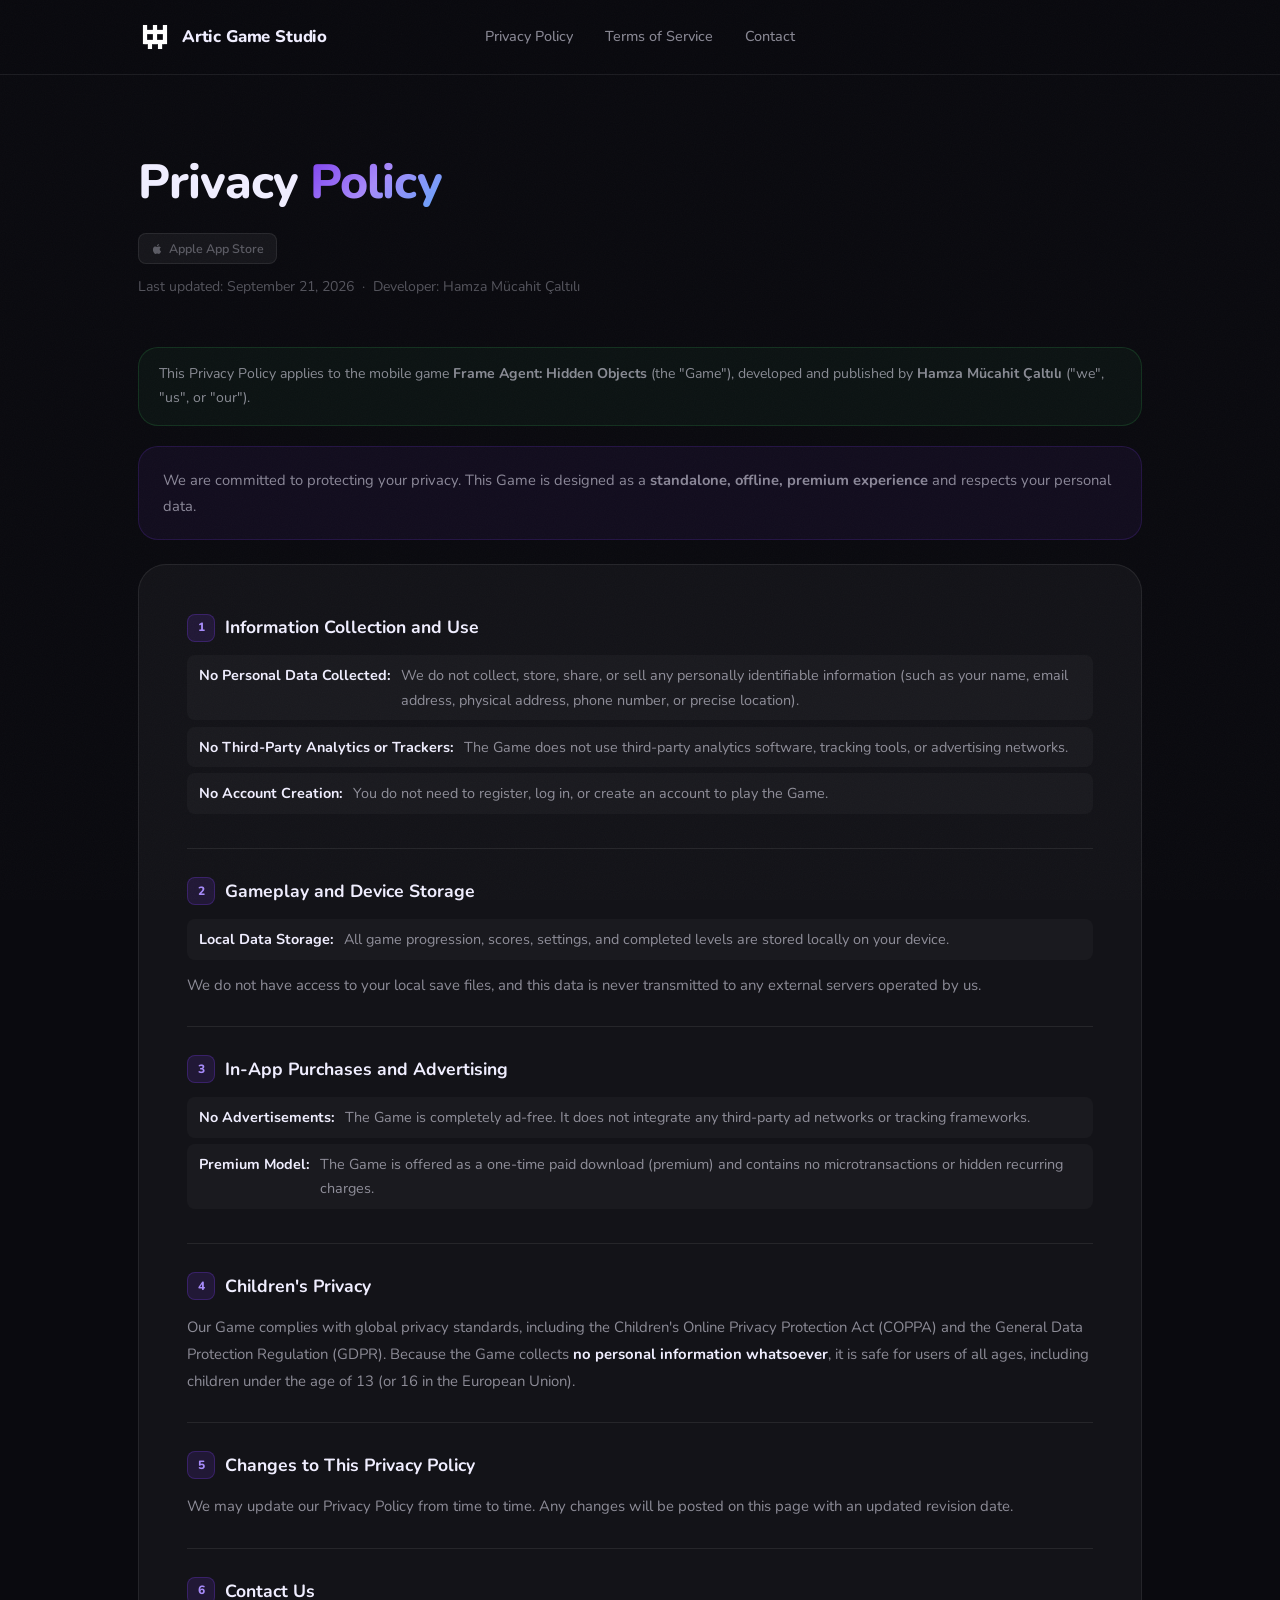
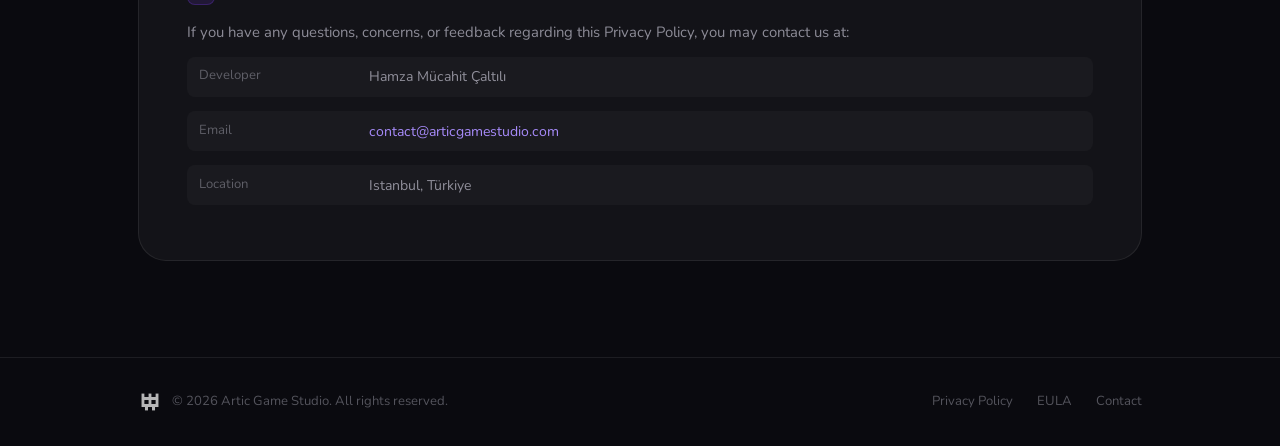
<file: appstoreprivacy.html>
<!DOCTYPE html>
<html lang="en">
<head>
  <meta charset="UTF-8" />
  <meta name="viewport" content="width=device-width, initial-scale=1.0" />
  <meta name="description" content="Frame Agent: Hidden Objects — Privacy Policy | Artic Game Studio. No data collected." />
  <title>Privacy Policy — Frame Agent: Hidden Objects | Artic Game Studio</title>
  <link rel="icon" type="image/svg+xml" href="logo.svg" />
  <link rel="preconnect" href="https://fonts.googleapis.com" />
  <link rel="preconnect" href="https://fonts.gstatic.com" crossorigin />
  <link href="https://fonts.googleapis.com/css2?family=Nunito:wght@400;500;600;700;800;900&display=swap" rel="stylesheet" />
  <link rel="stylesheet" href="styles.css" />
  <style>
    .legal-page { padding: 9rem 0 6rem; min-height: 100vh; }
    .legal-header { margin-bottom: 3rem; }
    .legal-header h1 {
      font-family: var(--font-display); font-size: clamp(2rem, 5vw, 3rem);
      font-weight: 800; letter-spacing: -0.02em; margin-bottom: 0.5rem;
    }
    .legal-header p { color: var(--text-muted); font-size: 0.88rem; }
    .legal-body {
      background: var(--bg-glass);
      border: 1px solid var(--bg-glass-border);
      border-radius: var(--radius-lg);
      padding: clamp(1.75rem, 4vw, 3rem);
      display: flex; flex-direction: column; gap: 0;
    }
    .legal-section {
      padding: 1.75rem 0;
      border-bottom: 1px solid var(--bg-glass-border);
    }
    .legal-section:first-child { padding-top: 0; }
    .legal-section:last-child { padding-bottom: 0; border-bottom: none; }
    .legal-section h2 {
      font-family: var(--font-display); font-size: 1.1rem; font-weight: 700;
      margin-bottom: 0.85rem; color: var(--text-primary);
      display: flex; align-items: center; gap: 0.6rem;
    }
    .legal-section h2 .section-num {
      display: inline-flex; align-items: center; justify-content: center;
      width: 28px; height: 28px; flex-shrink: 0;
      background: rgba(124,58,237,0.14);
      border: 1px solid rgba(124,58,237,0.28);
      border-radius: 8px;
      font-size: 0.75rem; color: var(--purple-400); font-weight: 800;
    }
    .legal-section p, .legal-section ul {
      color: var(--text-secondary); font-size: 0.93rem; line-height: 1.8;
    }
    .legal-section p + p { margin-top: 0.75rem; }
    .legal-section ul { padding-left: 1.4rem; display: flex; flex-direction: column; gap: 0.5rem; margin-top: 0.5rem; }
    .legal-section li::marker { color: var(--purple-400); }
    .legal-section strong { color: var(--text-primary); font-weight: 700; }
    .contact-detail-list { list-style: none !important; padding-left: 0 !important; }
    .contact-detail-list li {
      display: flex; align-items: flex-start; gap: 0.6rem;
      padding: 0.45rem 0.75rem;
      background: rgba(255,255,255,0.03);
      border-radius: 8px; margin-bottom: 0.4rem;
    }
    .contact-detail-list li span.label {
      color: var(--text-muted); font-size: 0.82rem; min-width: 160px; flex-shrink: 0;
    }
    .contact-detail-list li span.value {
      color: var(--text-secondary); font-size: 0.88rem; word-break: break-all;
    }
    .legal-link { color: var(--purple-400); transition: color 0.2s; }
    .legal-link:hover { color: var(--purple-500); }
    .platform-badges { display: flex; flex-wrap: wrap; gap: 0.5rem; margin-top: 0.75rem; }
    .platform-badge {
      display: inline-flex; align-items: center; gap: 0.4rem;
      background: rgba(255,255,255,0.05);
      border: 1px solid var(--bg-glass-border);
      border-radius: 8px; padding: 0.3rem 0.75rem;
      font-size: 0.78rem; font-weight: 600; color: var(--text-muted);
    }
    .app-id-block {
      background: rgba(52,168,83,0.06); border: 1px solid rgba(52,168,83,0.2);
      border-radius: var(--radius-md); padding: 0.9rem 1.25rem;
      color: var(--text-secondary); font-size: 0.88rem; line-height: 1.7;
      margin-bottom: 1.25rem;
    }
    .app-id-block code {
      font-family: 'Courier New', monospace; font-size: 0.83rem; color: #34a853;
      background: rgba(52,168,83,0.1); padding: 0.1rem 0.4rem; border-radius: 4px;
    }
    .intro-block {
      background: rgba(124,58,237,0.07); border: 1px solid rgba(124,58,237,0.18);
      border-radius: var(--radius-md); padding: 1.25rem 1.5rem;
      color: var(--text-secondary); font-size: 0.92rem; line-height: 1.8;
      margin-bottom: 1.5rem;
    }
    .highlight-item {
      display: flex; align-items: flex-start; gap: 0.6rem;
      padding: 0.5rem 0.75rem;
      background: rgba(255,255,255,0.03);
      border-radius: 8px; margin-bottom: 0.4rem;
      color: var(--text-secondary); font-size: 0.9rem; line-height: 1.7;
    }
    .highlight-item .hi-label {
      color: var(--text-primary); font-weight: 700; flex-shrink: 0;
    }
  </style>
</head>
<body class="loaded">
<div class="noise-overlay" aria-hidden="true"></div>

<nav class="nav scrolled" role="navigation" aria-label="Main navigation">
  <div class="nav-inner">
    <a href="index.html" class="nav-logo" aria-label="Artic Game Studio">
      <img src="logo.svg" alt="Artic Game Studio Logo" class="nav-logo-img" />
      <span class="nav-logo-text">Artic Game Studio</span>
    </a>
    <div class="nav-center">
      <a href="privacy.html" class="nav-link" id="nav-priv">Privacy Policy</a>
      <a href="terms.html" class="nav-link" id="nav-terms">Terms of Service</a>
      <a href="index.html#contact" class="nav-link" id="nav-contact">Contact</a>
    </div>
  </div>
</nav>

<main class="legal-page">
  <div class="container">

    <div class="legal-header">
      <h1>Privacy <span class="gradient-text">Policy</span></h1>
      <div class="platform-badges">
        <span class="platform-badge">
          <svg width="12" height="12" viewBox="0 0 24 24" fill="currentColor"><path d="M18.71 19.5c-.83 1.24-1.71 2.45-3.05 2.47-1.34.03-1.77-.79-3.29-.79-1.53 0-2 .77-3.27.82-1.31.05-2.3-1.32-3.14-2.53C4.25 17 2.94 12.45 4.7 9.39c.87-1.52 2.43-2.48 4.12-2.51 1.28-.02 2.5.87 3.29.87.78 0 2.26-1.07 3.8-.91.65.03 2.47.26 3.64 1.98-.09.06-2.17 1.28-2.15 3.81.03 3.02 2.65 4.03 2.68 4.04-.03.07-.42 1.44-1.38 2.83M13 3.5c.73-.83 1.94-1.46 2.94-1.5.13 1.17-.34 2.35-1.04 3.19-.69.85-1.83 1.51-2.95 1.42-.15-1.15.41-2.35 1.05-3.11z"/></svg>
          Apple App Store
        </span>
      </div>
      <p style="margin-top:0.75rem;">Last updated: September 21, 2026 &nbsp;&middot;&nbsp; Developer: Hamza Mücahit Çaltılı</p>
    </div>

    <div class="app-id-block">
      This Privacy Policy applies to the mobile game <strong>Frame Agent: Hidden Objects</strong> (the "Game"), developed and published by <strong>Hamza Mücahit Çaltılı</strong> ("we", "us", or "our").
    </div>

    <div class="intro-block">
      We are committed to protecting your privacy. This Game is designed as a <strong>standalone, offline, premium experience</strong> and respects your personal data.
    </div>

    <div class="legal-body">

      <div class="legal-section">
        <h2><span class="section-num">1</span>Information Collection and Use</h2>
        <div class="highlight-item">
          <span class="hi-label">No Personal Data Collected:</span>
          <span>We do not collect, store, share, or sell any personally identifiable information (such as your name, email address, physical address, phone number, or precise location).</span>
        </div>
        <div class="highlight-item">
          <span class="hi-label">No Third-Party Analytics or Trackers:</span>
          <span>The Game does not use third-party analytics software, tracking tools, or advertising networks.</span>
        </div>
        <div class="highlight-item">
          <span class="hi-label">No Account Creation:</span>
          <span>You do not need to register, log in, or create an account to play the Game.</span>
        </div>
      </div>

      <div class="legal-section">
        <h2><span class="section-num">2</span>Gameplay and Device Storage</h2>
        <div class="highlight-item">
          <span class="hi-label">Local Data Storage:</span>
          <span>All game progression, scores, settings, and completed levels are stored locally on your device.</span>
        </div>
        <p style="margin-top:0.75rem;">We do not have access to your local save files, and this data is never transmitted to any external servers operated by us.</p>
      </div>

      <div class="legal-section">
        <h2><span class="section-num">3</span>In-App Purchases and Advertising</h2>
        <div class="highlight-item">
          <span class="hi-label">No Advertisements:</span>
          <span>The Game is completely ad-free. It does not integrate any third-party ad networks or tracking frameworks.</span>
        </div>
        <div class="highlight-item">
          <span class="hi-label">Premium Model:</span>
          <span>The Game is offered as a one-time paid download (premium) and contains no microtransactions or hidden recurring charges.</span>
        </div>
      </div>

      <div class="legal-section">
        <h2><span class="section-num">4</span>Children's Privacy</h2>
        <p>Our Game complies with global privacy standards, including the Children's Online Privacy Protection Act (COPPA) and the General Data Protection Regulation (GDPR). Because the Game collects <strong>no personal information whatsoever</strong>, it is safe for users of all ages, including children under the age of 13 (or 16 in the European Union).</p>
      </div>

      <div class="legal-section">
        <h2><span class="section-num">5</span>Changes to This Privacy Policy</h2>
        <p>We may update our Privacy Policy from time to time. Any changes will be posted on this page with an updated revision date.</p>
      </div>

      <div class="legal-section">
        <h2><span class="section-num">6</span>Contact Us</h2>
        <p>If you have any questions, concerns, or feedback regarding this Privacy Policy, you may contact us at:</p>
        <ul class="contact-detail-list" style="margin-top:0.75rem;">
          <li>
            <span class="label">Developer</span>
            <span class="value">Hamza Mücahit Çaltılı</span>
          </li>
          <li>
            <span class="label">Email</span>
            <span class="value"><a href="mailto:contact@articgamestudio.com" class="legal-link">contact@articgamestudio.com</a></span>
          </li>
          <li>
            <span class="label">Location</span>
            <span class="value">Istanbul, Türkiye</span>
          </li>
        </ul>
      </div>

    </div>

  </div>
</main>

<footer class="footer" role="contentinfo">
  <div class="container">
    <div class="footer-inner">
      <div class="footer-brand">
        <img src="logo.svg" alt="" class="footer-logo-img" aria-hidden="true" />
        <span>&copy; 2026 Artic Game Studio. All rights reserved.</span>
      </div>
      <div class="footer-links">
        <a href="appstoreprivacy.html" id="asprivacy-footer-privacy">Privacy Policy</a>
        <a href="eula.html" id="asprivacy-footer-eula">EULA</a>
        <a href="index.html#contact" id="asprivacy-footer-contact">Contact</a>
      </div>
    </div>
  </div>
</footer>
</body>
</html>
</file>
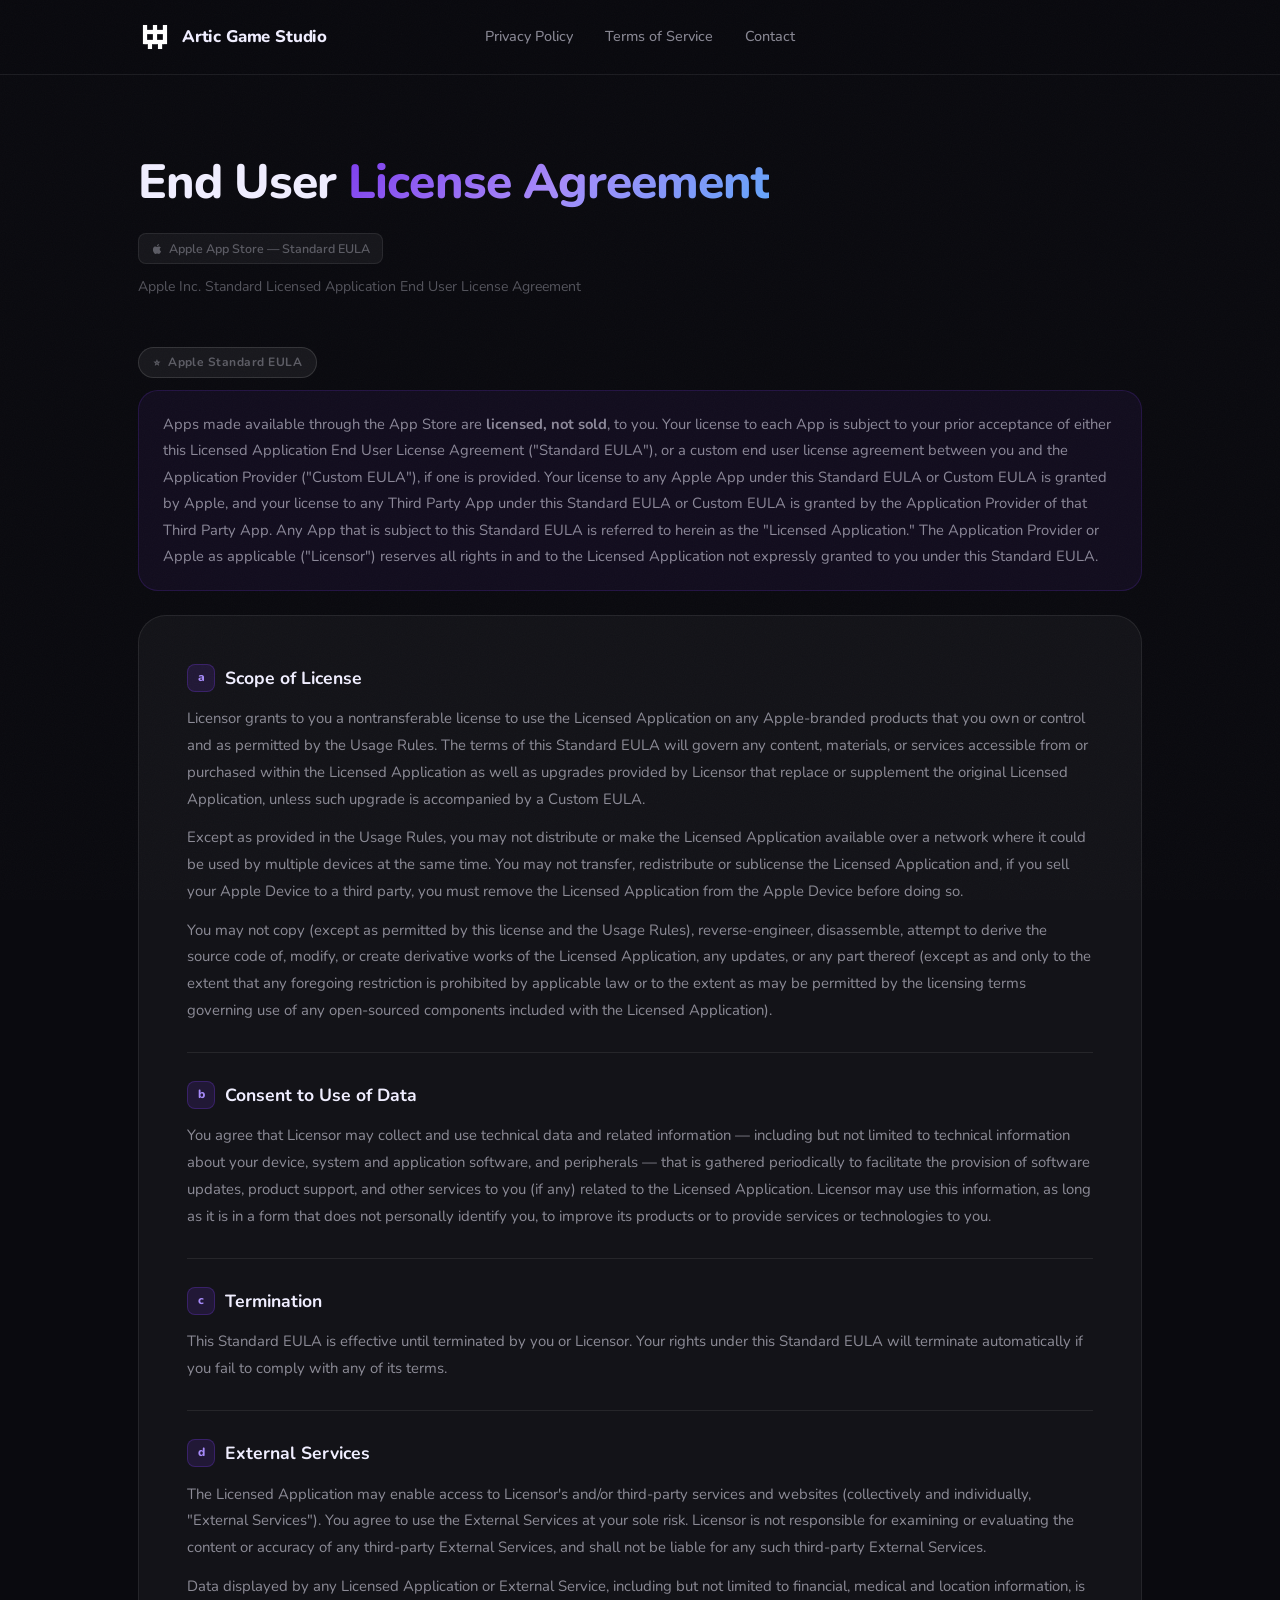
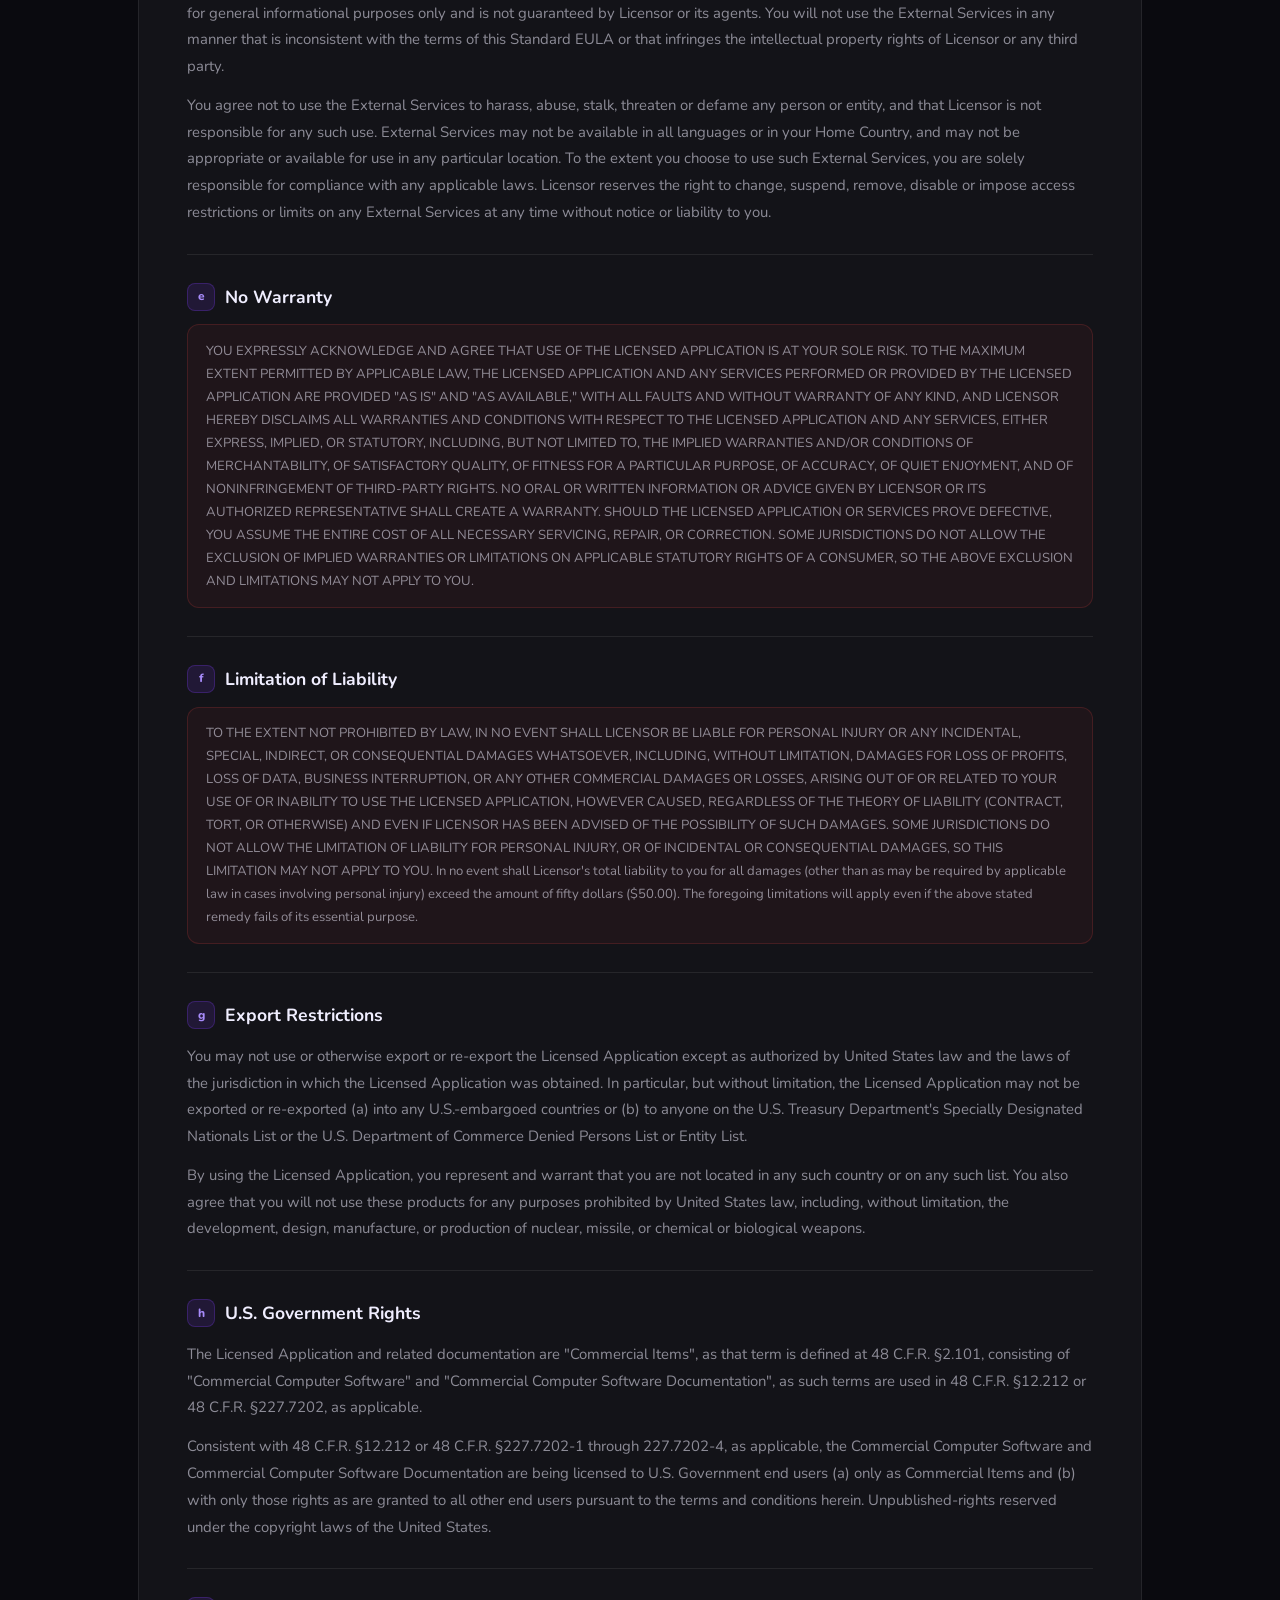
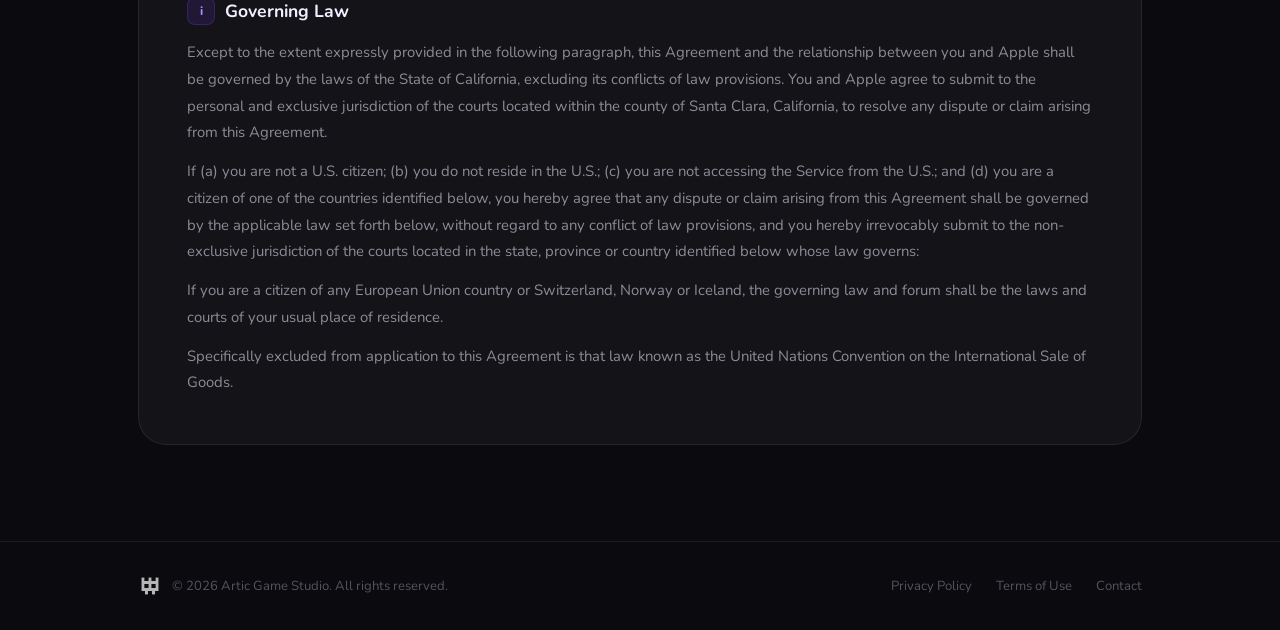
<file: eula.html>
<!DOCTYPE html>
<html lang="en">
<head>
  <meta charset="UTF-8" />
  <meta name="viewport" content="width=device-width, initial-scale=1.0" />
  <meta name="description" content="Frame Agent — Apple Licensed Application End User License Agreement (EULA) | Artic Game Studio." />
  <title>EULA — Frame Agent | Artic Game Studio</title>
  <link rel="icon" type="image/svg+xml" href="logo.svg" />
  <link rel="preconnect" href="https://fonts.googleapis.com" />
  <link rel="preconnect" href="https://fonts.gstatic.com" crossorigin />
  <link href="https://fonts.googleapis.com/css2?family=Nunito:wght@400;500;600;700;800;900&display=swap" rel="stylesheet" />
  <link rel="stylesheet" href="styles.css" />
  <style>
    .legal-page { padding: 9rem 0 6rem; min-height: 100vh; }
    .legal-header { margin-bottom: 3rem; }
    .legal-header h1 {
      font-family: var(--font-display); font-size: clamp(2rem, 5vw, 3rem);
      font-weight: 800; letter-spacing: -0.02em; margin-bottom: 0.5rem;
    }
    .legal-header p { color: var(--text-muted); font-size: 0.88rem; }
    .legal-body {
      background: var(--bg-glass);
      border: 1px solid var(--bg-glass-border);
      border-radius: var(--radius-lg);
      padding: clamp(1.75rem, 4vw, 3rem);
      display: flex; flex-direction: column; gap: 0;
    }
    .legal-section {
      padding: 1.75rem 0;
      border-bottom: 1px solid var(--bg-glass-border);
    }
    .legal-section:first-child { padding-top: 0; }
    .legal-section:last-child { padding-bottom: 0; border-bottom: none; }
    .legal-section h2 {
      font-family: var(--font-display); font-size: 1.1rem; font-weight: 700;
      margin-bottom: 0.85rem; color: var(--text-primary);
      display: flex; align-items: center; gap: 0.6rem;
    }
    .legal-section h2 .section-lbl {
      display: inline-flex; align-items: center; justify-content: center;
      min-width: 28px; height: 28px; flex-shrink: 0; padding: 0 6px;
      background: rgba(124,58,237,0.14);
      border: 1px solid rgba(124,58,237,0.28);
      border-radius: 8px;
      font-size: 0.75rem; color: var(--purple-400); font-weight: 800;
    }
    .legal-section p, .legal-section ul {
      color: var(--text-secondary); font-size: 0.93rem; line-height: 1.8;
    }
    .legal-section p + p { margin-top: 0.75rem; }
    .legal-section ul { padding-left: 1.4rem; display: flex; flex-direction: column; gap: 0.5rem; margin-top: 0.5rem; }
    .legal-section li::marker { color: var(--purple-400); }
    .legal-section strong { color: var(--text-primary); font-weight: 700; }
    .legal-link { color: var(--purple-400); transition: color 0.2s; }
    .legal-link:hover { color: var(--purple-500); }
    .platform-badges { display: flex; flex-wrap: wrap; gap: 0.5rem; margin-top: 0.75rem; }
    .platform-badge {
      display: inline-flex; align-items: center; gap: 0.4rem;
      background: rgba(255,255,255,0.05);
      border: 1px solid var(--bg-glass-border);
      border-radius: 8px; padding: 0.3rem 0.75rem;
      font-size: 0.78rem; font-weight: 600; color: var(--text-muted);
    }
    .app-id-block {
      background: rgba(52,168,83,0.06); border: 1px solid rgba(52,168,83,0.2);
      border-radius: var(--radius-md); padding: 0.9rem 1.25rem;
      color: var(--text-secondary); font-size: 0.88rem; line-height: 1.7;
      margin-bottom: 1.25rem;
    }
    .app-id-block code {
      font-family: 'Courier New', monospace; font-size: 0.83rem; color: #34a853;
      background: rgba(52,168,83,0.1); padding: 0.1rem 0.4rem; border-radius: 4px;
    }
    .intro-block {
      background: rgba(124,58,237,0.07); border: 1px solid rgba(124,58,237,0.18);
      border-radius: var(--radius-md); padding: 1.25rem 1.5rem;
      color: var(--text-secondary); font-size: 0.92rem; line-height: 1.8;
      margin-bottom: 1.5rem;
    }
    .warning-block {
      background: rgba(239,68,68,0.06); border: 1px solid rgba(239,68,68,0.18);
      border-radius: var(--radius-sm); padding: 0.9rem 1.1rem;
      color: var(--text-secondary); font-size: 0.88rem; line-height: 1.75;
      margin-top: 0.75rem; font-size: 0.82rem;
    }
    .apple-badge {
      display: inline-flex; align-items: center; gap: 0.5rem;
      background: rgba(255,255,255,0.06);
      border: 1px solid rgba(255,255,255,0.12);
      border-radius: var(--radius-full);
      padding: 0.3rem 0.85rem;
      font-size: 0.75rem; font-weight: 700; color: var(--text-muted);
      margin-bottom: 0.75rem; letter-spacing: 0.04em;
    }
  </style>
</head>
<body class="loaded">
<div class="noise-overlay" aria-hidden="true"></div>

<nav class="nav scrolled" role="navigation" aria-label="Main navigation">
  <div class="nav-inner">
    <a href="index.html" class="nav-logo" aria-label="Artic Game Studio">
      <img src="logo.svg" alt="Artic Game Studio Logo" class="nav-logo-img" />
      <span class="nav-logo-text">Artic Game Studio</span>
    </a>
    <div class="nav-center">
      <a href="privacy.html" class="nav-link" id="nav-priv">Privacy Policy</a>
      <a href="terms.html" class="nav-link" id="nav-terms">Terms of Service</a>
      <a href="index.html#contact" class="nav-link" id="nav-contact">Contact</a>
    </div>
  </div>
</nav>

<main class="legal-page">
  <div class="container">

    <div class="legal-header">
      <h1>End User <span class="gradient-text">License Agreement</span></h1>
      <div class="platform-badges">
        <span class="platform-badge">
          <svg width="12" height="12" viewBox="0 0 24 24" fill="currentColor"><path d="M18.71 19.5c-.83 1.24-1.71 2.45-3.05 2.47-1.34.03-1.77-.79-3.29-.79-1.53 0-2 .77-3.27.82-1.31.05-2.3-1.32-3.14-2.53C4.25 17 2.94 12.45 4.7 9.39c.87-1.52 2.43-2.48 4.12-2.51 1.28-.02 2.5.87 3.29.87.78 0 2.26-1.07 3.8-.91.65.03 2.47.26 3.64 1.98-.09.06-2.17 1.28-2.15 3.81.03 3.02 2.65 4.03 2.68 4.04-.03.07-.42 1.44-1.38 2.83M13 3.5c.73-.83 1.94-1.46 2.94-1.5.13 1.17-.34 2.35-1.04 3.19-.69.85-1.83 1.51-2.95 1.42-.15-1.15.41-2.35 1.05-3.11z"/></svg>
          Apple App Store — Standard EULA
        </span>
      </div>
      <p style="margin-top:0.75rem;">Apple Inc. Standard Licensed Application End User License Agreement</p>
    </div>

    <div class="apple-badge">&#xF8FF;&nbsp; Apple Standard EULA</div>

    <div class="intro-block">
      Apps made available through the App Store are <strong>licensed, not sold</strong>, to you. Your license to each App is subject to your prior acceptance of either this Licensed Application End User License Agreement ("Standard EULA"), or a custom end user license agreement between you and the Application Provider ("Custom EULA"), if one is provided. Your license to any Apple App under this Standard EULA or Custom EULA is granted by Apple, and your license to any Third Party App under this Standard EULA or Custom EULA is granted by the Application Provider of that Third Party App. Any App that is subject to this Standard EULA is referred to herein as the "Licensed Application." The Application Provider or Apple as applicable ("Licensor") reserves all rights in and to the Licensed Application not expressly granted to you under this Standard EULA.
    </div>

    <div class="legal-body">

      <div class="legal-section">
        <h2><span class="section-lbl">a</span>Scope of License</h2>
        <p>Licensor grants to you a nontransferable license to use the Licensed Application on any Apple-branded products that you own or control and as permitted by the Usage Rules. The terms of this Standard EULA will govern any content, materials, or services accessible from or purchased within the Licensed Application as well as upgrades provided by Licensor that replace or supplement the original Licensed Application, unless such upgrade is accompanied by a Custom EULA.</p>
        <p>Except as provided in the Usage Rules, you may not distribute or make the Licensed Application available over a network where it could be used by multiple devices at the same time. You may not transfer, redistribute or sublicense the Licensed Application and, if you sell your Apple Device to a third party, you must remove the Licensed Application from the Apple Device before doing so.</p>
        <p>You may not copy (except as permitted by this license and the Usage Rules), reverse-engineer, disassemble, attempt to derive the source code of, modify, or create derivative works of the Licensed Application, any updates, or any part thereof (except as and only to the extent that any foregoing restriction is prohibited by applicable law or to the extent as may be permitted by the licensing terms governing use of any open-sourced components included with the Licensed Application).</p>
      </div>

      <div class="legal-section">
        <h2><span class="section-lbl">b</span>Consent to Use of Data</h2>
        <p>You agree that Licensor may collect and use technical data and related information — including but not limited to technical information about your device, system and application software, and peripherals — that is gathered periodically to facilitate the provision of software updates, product support, and other services to you (if any) related to the Licensed Application. Licensor may use this information, as long as it is in a form that does not personally identify you, to improve its products or to provide services or technologies to you.</p>
      </div>

      <div class="legal-section">
        <h2><span class="section-lbl">c</span>Termination</h2>
        <p>This Standard EULA is effective until terminated by you or Licensor. Your rights under this Standard EULA will terminate automatically if you fail to comply with any of its terms.</p>
      </div>

      <div class="legal-section">
        <h2><span class="section-lbl">d</span>External Services</h2>
        <p>The Licensed Application may enable access to Licensor's and/or third-party services and websites (collectively and individually, "External Services"). You agree to use the External Services at your sole risk. Licensor is not responsible for examining or evaluating the content or accuracy of any third-party External Services, and shall not be liable for any such third-party External Services.</p>
        <p>Data displayed by any Licensed Application or External Service, including but not limited to financial, medical and location information, is for general informational purposes only and is not guaranteed by Licensor or its agents. You will not use the External Services in any manner that is inconsistent with the terms of this Standard EULA or that infringes the intellectual property rights of Licensor or any third party.</p>
        <p>You agree not to use the External Services to harass, abuse, stalk, threaten or defame any person or entity, and that Licensor is not responsible for any such use. External Services may not be available in all languages or in your Home Country, and may not be appropriate or available for use in any particular location. To the extent you choose to use such External Services, you are solely responsible for compliance with any applicable laws. Licensor reserves the right to change, suspend, remove, disable or impose access restrictions or limits on any External Services at any time without notice or liability to you.</p>
      </div>

      <div class="legal-section">
        <h2><span class="section-lbl">e</span>No Warranty</h2>
        <div class="warning-block">
          YOU EXPRESSLY ACKNOWLEDGE AND AGREE THAT USE OF THE LICENSED APPLICATION IS AT YOUR SOLE RISK. TO THE MAXIMUM EXTENT PERMITTED BY APPLICABLE LAW, THE LICENSED APPLICATION AND ANY SERVICES PERFORMED OR PROVIDED BY THE LICENSED APPLICATION ARE PROVIDED "AS IS" AND "AS AVAILABLE," WITH ALL FAULTS AND WITHOUT WARRANTY OF ANY KIND, AND LICENSOR HEREBY DISCLAIMS ALL WARRANTIES AND CONDITIONS WITH RESPECT TO THE LICENSED APPLICATION AND ANY SERVICES, EITHER EXPRESS, IMPLIED, OR STATUTORY, INCLUDING, BUT NOT LIMITED TO, THE IMPLIED WARRANTIES AND/OR CONDITIONS OF MERCHANTABILITY, OF SATISFACTORY QUALITY, OF FITNESS FOR A PARTICULAR PURPOSE, OF ACCURACY, OF QUIET ENJOYMENT, AND OF NONINFRINGEMENT OF THIRD-PARTY RIGHTS. NO ORAL OR WRITTEN INFORMATION OR ADVICE GIVEN BY LICENSOR OR ITS AUTHORIZED REPRESENTATIVE SHALL CREATE A WARRANTY. SHOULD THE LICENSED APPLICATION OR SERVICES PROVE DEFECTIVE, YOU ASSUME THE ENTIRE COST OF ALL NECESSARY SERVICING, REPAIR, OR CORRECTION. SOME JURISDICTIONS DO NOT ALLOW THE EXCLUSION OF IMPLIED WARRANTIES OR LIMITATIONS ON APPLICABLE STATUTORY RIGHTS OF A CONSUMER, SO THE ABOVE EXCLUSION AND LIMITATIONS MAY NOT APPLY TO YOU.
        </div>
      </div>

      <div class="legal-section">
        <h2><span class="section-lbl">f</span>Limitation of Liability</h2>
        <div class="warning-block">
          TO THE EXTENT NOT PROHIBITED BY LAW, IN NO EVENT SHALL LICENSOR BE LIABLE FOR PERSONAL INJURY OR ANY INCIDENTAL, SPECIAL, INDIRECT, OR CONSEQUENTIAL DAMAGES WHATSOEVER, INCLUDING, WITHOUT LIMITATION, DAMAGES FOR LOSS OF PROFITS, LOSS OF DATA, BUSINESS INTERRUPTION, OR ANY OTHER COMMERCIAL DAMAGES OR LOSSES, ARISING OUT OF OR RELATED TO YOUR USE OF OR INABILITY TO USE THE LICENSED APPLICATION, HOWEVER CAUSED, REGARDLESS OF THE THEORY OF LIABILITY (CONTRACT, TORT, OR OTHERWISE) AND EVEN IF LICENSOR HAS BEEN ADVISED OF THE POSSIBILITY OF SUCH DAMAGES. SOME JURISDICTIONS DO NOT ALLOW THE LIMITATION OF LIABILITY FOR PERSONAL INJURY, OR OF INCIDENTAL OR CONSEQUENTIAL DAMAGES, SO THIS LIMITATION MAY NOT APPLY TO YOU. In no event shall Licensor's total liability to you for all damages (other than as may be required by applicable law in cases involving personal injury) exceed the amount of fifty dollars ($50.00). The foregoing limitations will apply even if the above stated remedy fails of its essential purpose.
        </div>
      </div>

      <div class="legal-section">
        <h2><span class="section-lbl">g</span>Export Restrictions</h2>
        <p>You may not use or otherwise export or re-export the Licensed Application except as authorized by United States law and the laws of the jurisdiction in which the Licensed Application was obtained. In particular, but without limitation, the Licensed Application may not be exported or re-exported (a) into any U.S.-embargoed countries or (b) to anyone on the U.S. Treasury Department's Specially Designated Nationals List or the U.S. Department of Commerce Denied Persons List or Entity List.</p>
        <p>By using the Licensed Application, you represent and warrant that you are not located in any such country or on any such list. You also agree that you will not use these products for any purposes prohibited by United States law, including, without limitation, the development, design, manufacture, or production of nuclear, missile, or chemical or biological weapons.</p>
      </div>

      <div class="legal-section">
        <h2><span class="section-lbl">h</span>U.S. Government Rights</h2>
        <p>The Licensed Application and related documentation are "Commercial Items", as that term is defined at 48 C.F.R. &sect;2.101, consisting of "Commercial Computer Software" and "Commercial Computer Software Documentation", as such terms are used in 48 C.F.R. &sect;12.212 or 48 C.F.R. &sect;227.7202, as applicable.</p>
        <p>Consistent with 48 C.F.R. &sect;12.212 or 48 C.F.R. &sect;227.7202-1 through 227.7202-4, as applicable, the Commercial Computer Software and Commercial Computer Software Documentation are being licensed to U.S. Government end users (a) only as Commercial Items and (b) with only those rights as are granted to all other end users pursuant to the terms and conditions herein. Unpublished-rights reserved under the copyright laws of the United States.</p>
      </div>

      <div class="legal-section">
        <h2><span class="section-lbl">i</span>Governing Law</h2>
        <p>Except to the extent expressly provided in the following paragraph, this Agreement and the relationship between you and Apple shall be governed by the laws of the State of California, excluding its conflicts of law provisions. You and Apple agree to submit to the personal and exclusive jurisdiction of the courts located within the county of Santa Clara, California, to resolve any dispute or claim arising from this Agreement.</p>
        <p>If (a) you are not a U.S. citizen; (b) you do not reside in the U.S.; (c) you are not accessing the Service from the U.S.; and (d) you are a citizen of one of the countries identified below, you hereby agree that any dispute or claim arising from this Agreement shall be governed by the applicable law set forth below, without regard to any conflict of law provisions, and you hereby irrevocably submit to the non-exclusive jurisdiction of the courts located in the state, province or country identified below whose law governs:</p>
        <p>If you are a citizen of any European Union country or Switzerland, Norway or Iceland, the governing law and forum shall be the laws and courts of your usual place of residence.</p>
        <p>Specifically excluded from application to this Agreement is that law known as the United Nations Convention on the International Sale of Goods.</p>
      </div>

    </div>

  </div>
</main>

<footer class="footer" role="contentinfo">
  <div class="container">
    <div class="footer-inner">
      <div class="footer-brand">
        <img src="logo.svg" alt="" class="footer-logo-img" aria-hidden="true" />
        <span>&copy; 2026 Artic Game Studio. All rights reserved.</span>
      </div>
      <div class="footer-links">
        <a href="appstoreprivacy.html" id="eula-footer-privacy">Privacy Policy</a>
        <a href="appstore.html" id="eula-footer-terms">Terms of Use</a>
        <a href="index.html#contact" id="eula-footer-contact">Contact</a>
      </div>
    </div>
  </div>
</footer>
</body>
</html>
</file>
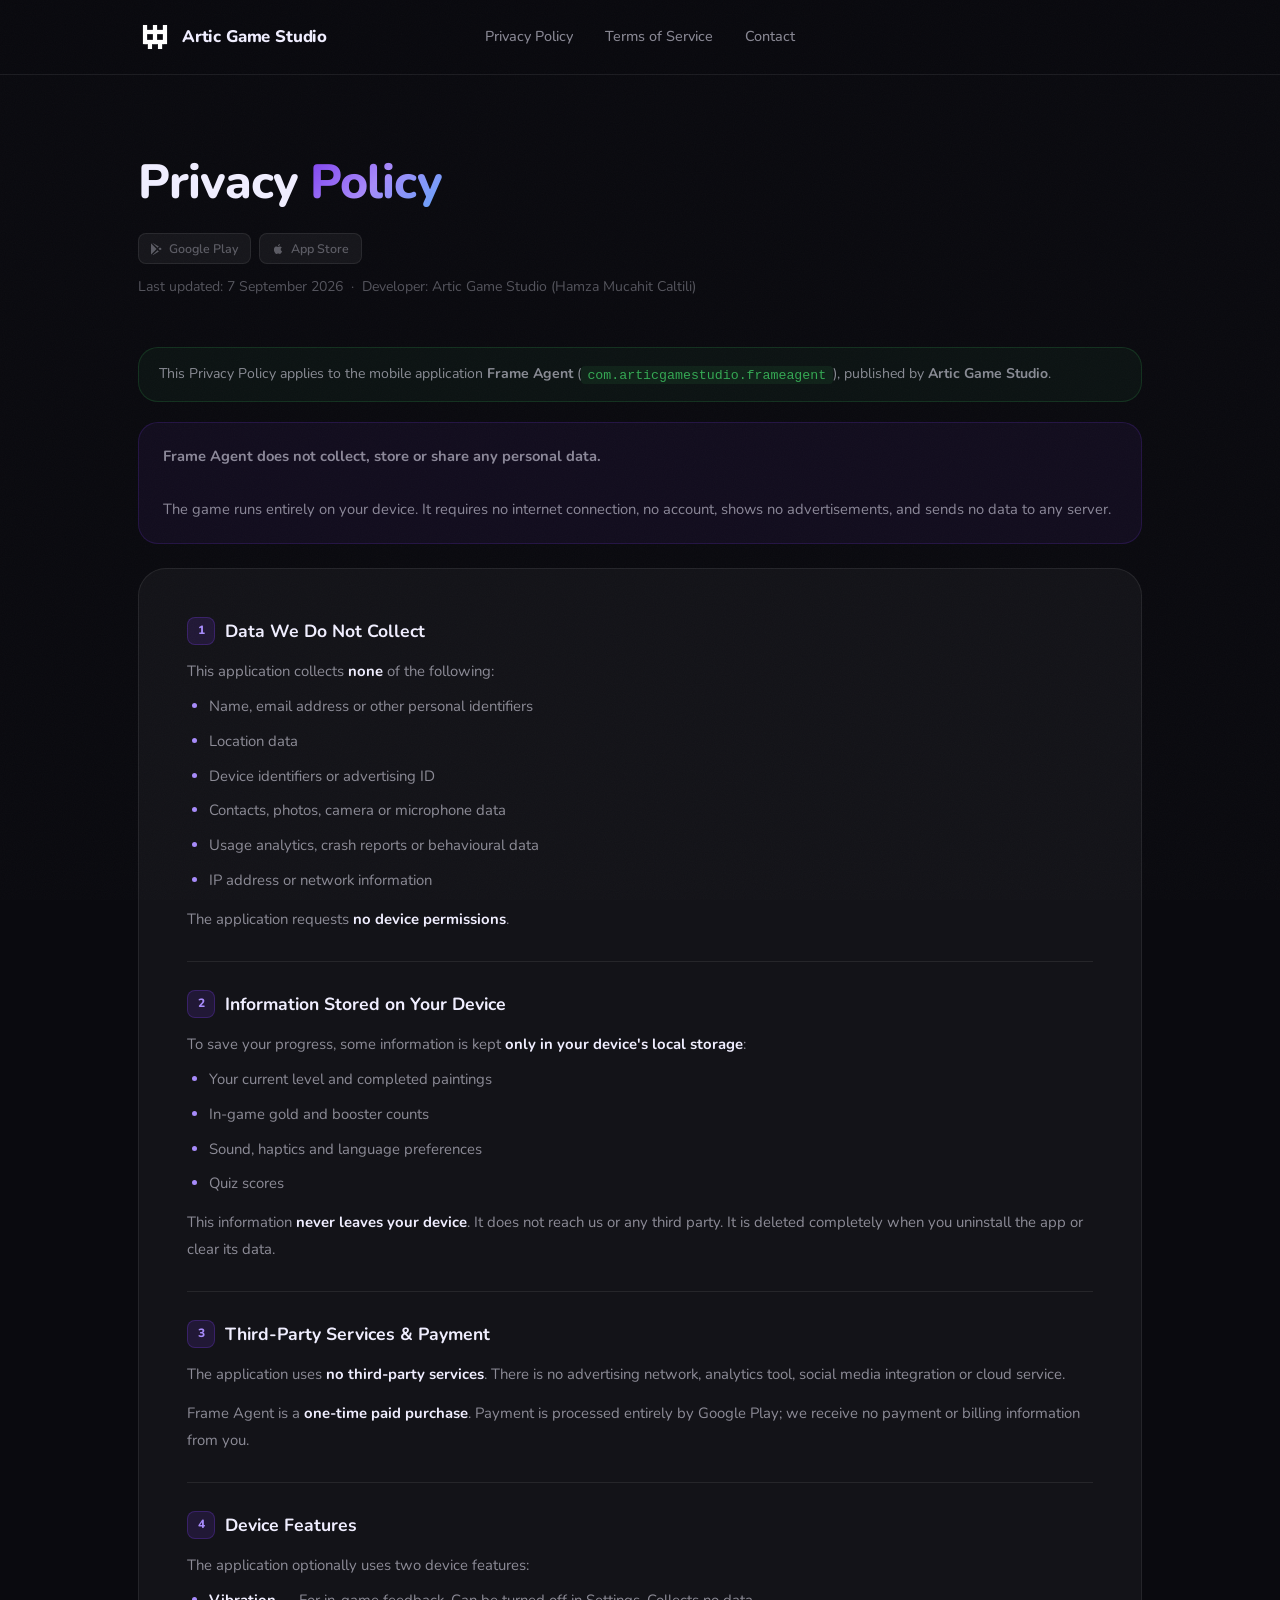
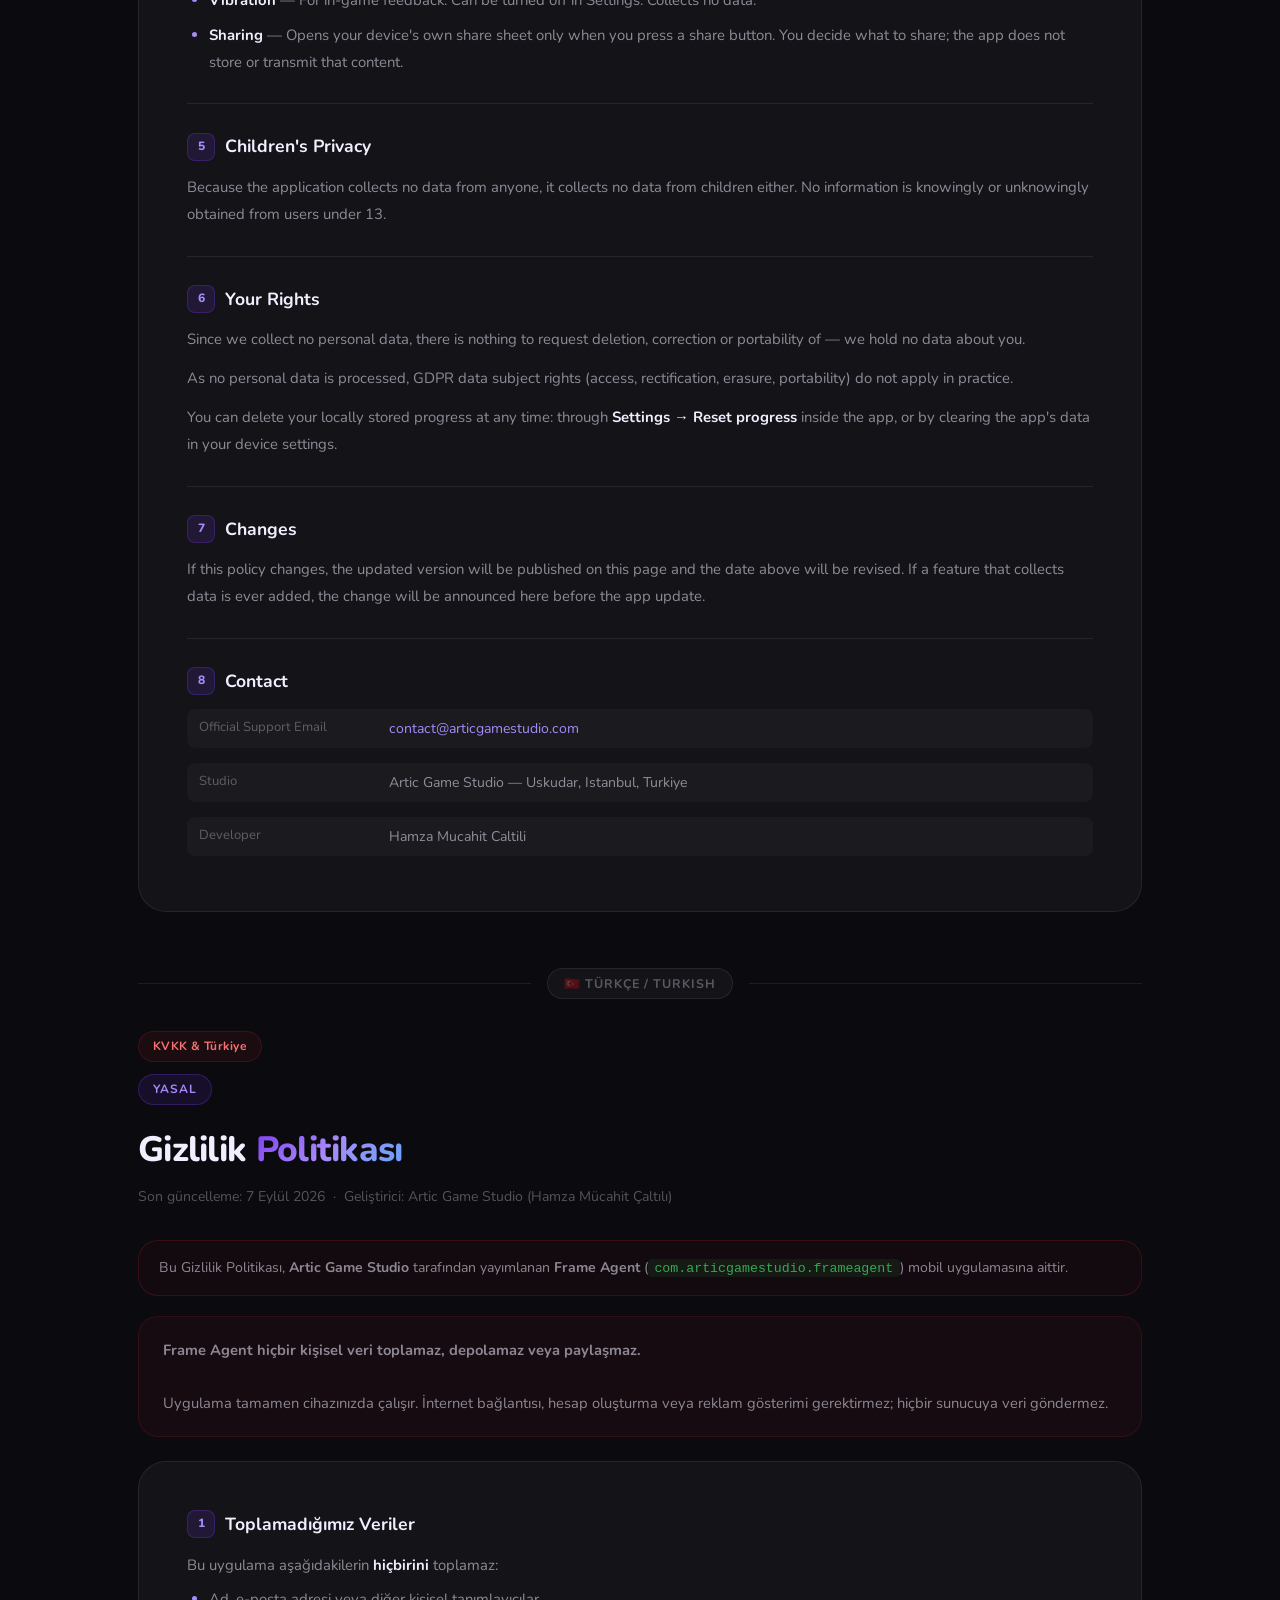
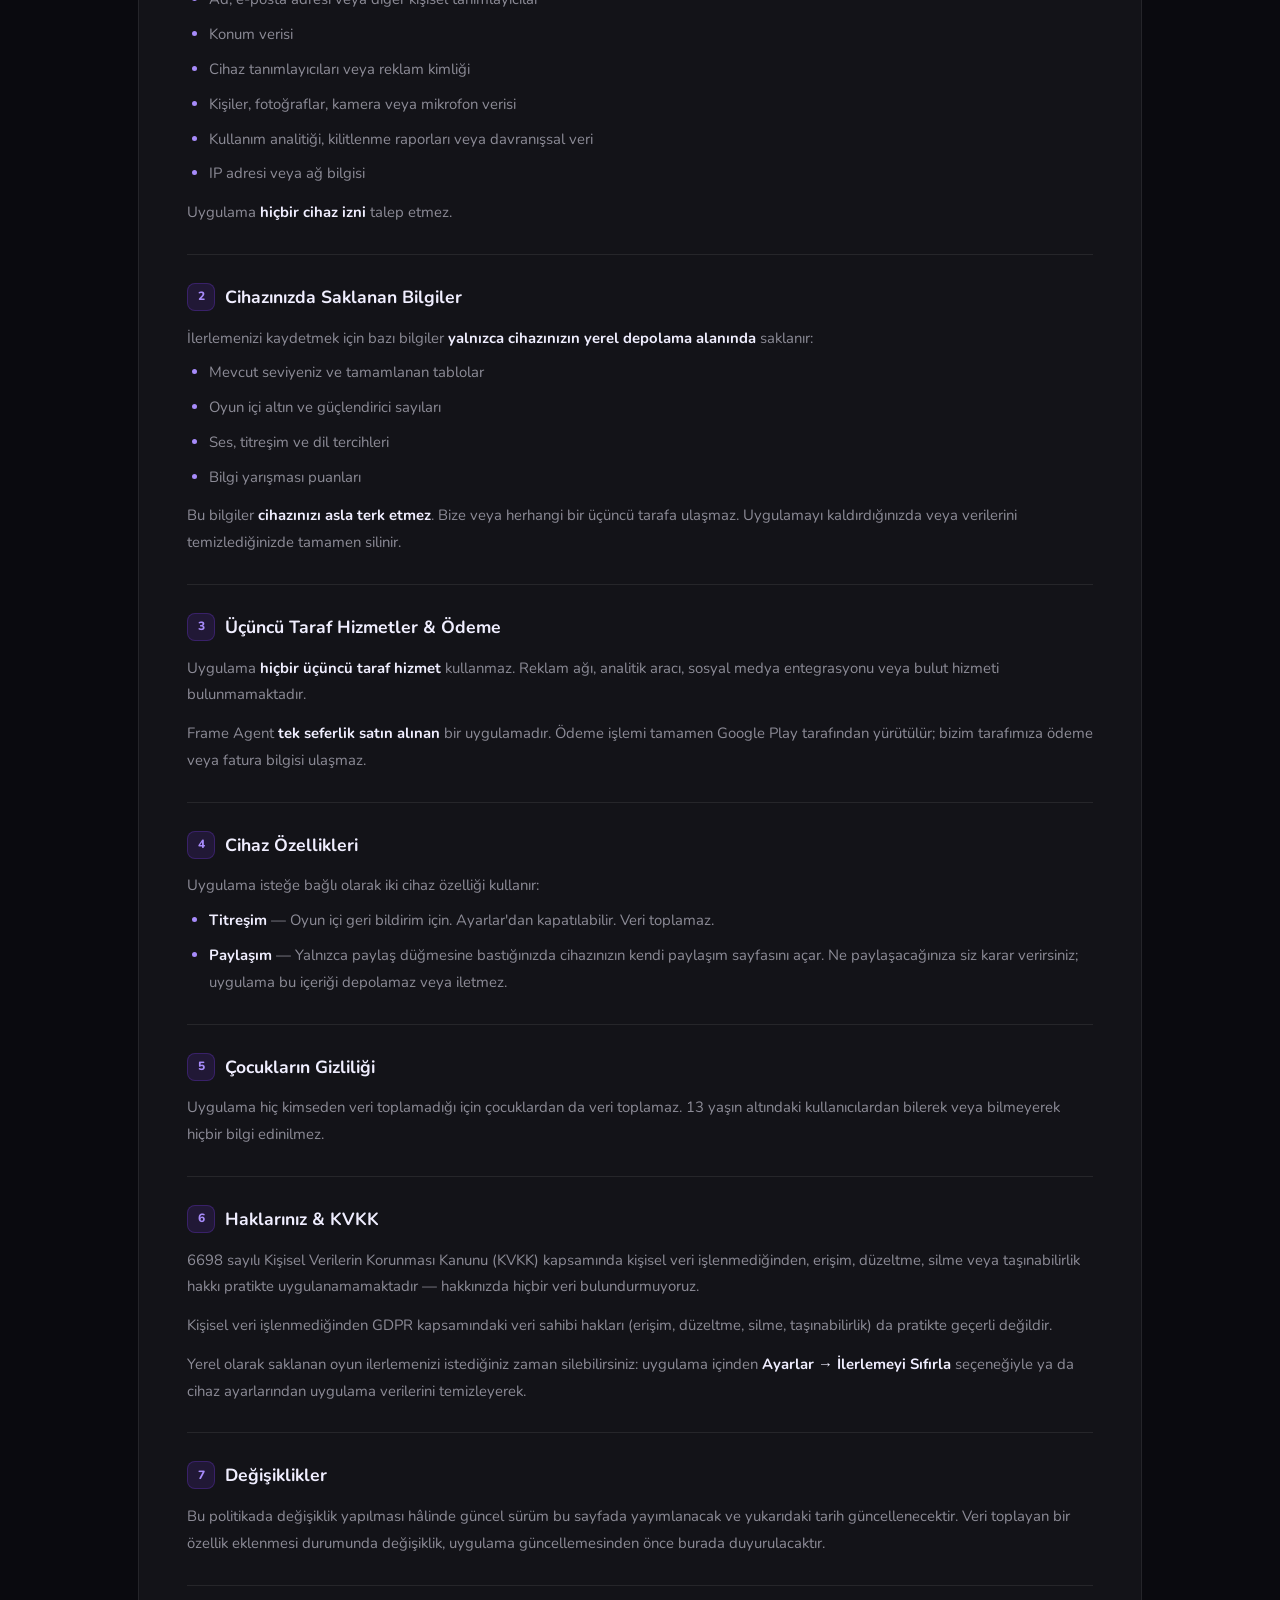
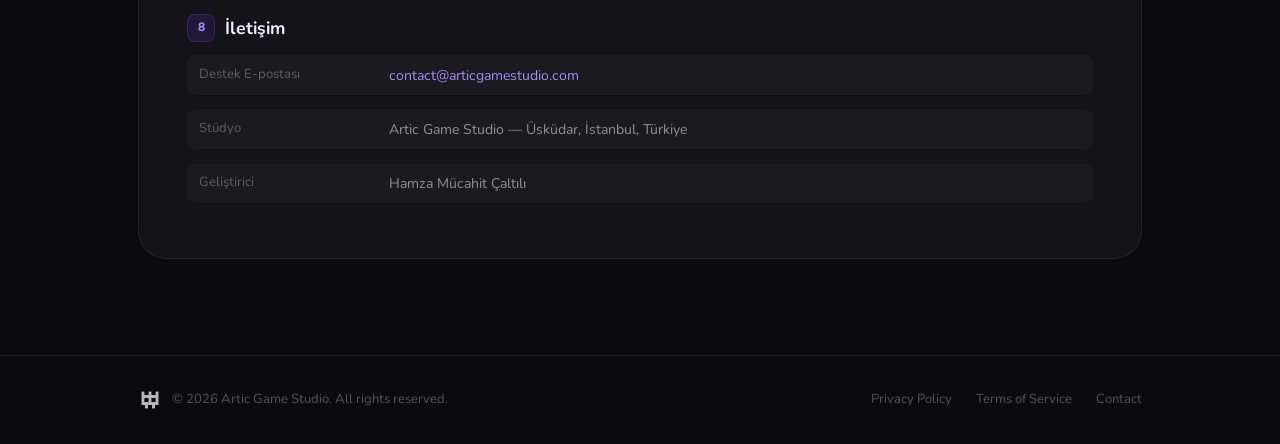
<file: gpsandasprivacy.html>
<!DOCTYPE html>
<html lang="en">
<head>
  <meta charset="UTF-8" />
  <meta name="viewport" content="width=device-width, initial-scale=1.0" />
  <meta name="description" content="Frame Agent Privacy Policy — Artic Game Studio. No data is collected, stored or shared." />
  <title>Privacy Policy — Frame Agent | Artic Game Studio</title>
  <link rel="icon" type="image/svg+xml" href="logo.svg" />
  <link rel="preconnect" href="https://fonts.googleapis.com" />
  <link rel="preconnect" href="https://fonts.gstatic.com" crossorigin />
  <link href="https://fonts.googleapis.com/css2?family=Nunito:wght@400;500;600;700;800;900&display=swap" rel="stylesheet" />
  <link rel="stylesheet" href="styles.css" />
  <style>
    .legal-page { padding: 9rem 0 6rem; min-height: 100vh; }
    .legal-header { margin-bottom: 3rem; }
    .legal-header h1 {
      font-family: var(--font-display); font-size: clamp(2rem, 5vw, 3rem);
      font-weight: 800; letter-spacing: -0.02em; margin-bottom: 0.5rem;
    }
    .legal-header p { color: var(--text-muted); font-size: 0.88rem; }
    .legal-body {
      background: var(--bg-glass);
      border: 1px solid var(--bg-glass-border);
      border-radius: var(--radius-lg);
      padding: clamp(1.75rem, 4vw, 3rem);
      display: flex; flex-direction: column; gap: 0;
    }
    .legal-section {
      padding: 1.75rem 0;
      border-bottom: 1px solid var(--bg-glass-border);
    }
    .legal-section:first-child { padding-top: 0; }
    .legal-section:last-child { padding-bottom: 0; border-bottom: none; }
    .legal-section h2 {
      font-family: var(--font-display); font-size: 1.1rem; font-weight: 700;
      margin-bottom: 0.85rem; color: var(--text-primary);
      display: flex; align-items: center; gap: 0.6rem;
    }
    .legal-section h2 .section-num {
      display: inline-flex; align-items: center; justify-content: center;
      width: 28px; height: 28px; flex-shrink: 0;
      background: rgba(124,58,237,0.14);
      border: 1px solid rgba(124,58,237,0.28);
      border-radius: 8px;
      font-size: 0.75rem; color: var(--purple-400); font-weight: 800;
    }
    .legal-section p, .legal-section ul {
      color: var(--text-secondary); font-size: 0.93rem; line-height: 1.8;
    }
    .legal-section p + p { margin-top: 0.75rem; }
    .legal-section ul { padding-left: 1.4rem; display: flex; flex-direction: column; gap: 0.5rem; margin-top: 0.5rem; }
    .legal-section li::marker { color: var(--purple-400); }
    .legal-section strong { color: var(--text-primary); font-weight: 700; }
    .contact-detail-list { list-style: none !important; padding-left: 0 !important; }
    .contact-detail-list li {
      display: flex; align-items: flex-start; gap: 0.6rem;
      padding: 0.45rem 0.75rem;
      background: rgba(255,255,255,0.03);
      border-radius: 8px; margin-bottom: 0.4rem;
    }
    .contact-detail-list li span.label {
      color: var(--text-muted); font-size: 0.82rem; min-width: 180px; flex-shrink: 0;
    }
    .contact-detail-list li span.value {
      color: var(--text-secondary); font-size: 0.88rem; word-break: break-all;
    }
    .legal-link { color: var(--purple-400); transition: color 0.2s; }
    .legal-link:hover { color: var(--purple-500); }
    .back-link {
      display: inline-flex; align-items: center; gap: 8px;
      color: var(--purple-400); font-size: 0.88rem; font-weight: 600;
      margin-bottom: 2.5rem; transition: gap 0.2s ease;
    }
    .back-link:hover { gap: 12px; }
    .intro-block {
      background: rgba(124,58,237,0.07);
      border: 1px solid rgba(124,58,237,0.18);
      border-radius: var(--radius-md);
      padding: 1.25rem 1.5rem;
      color: var(--text-secondary); font-size: 0.92rem; line-height: 1.8;
      margin-bottom: 1.5rem;
    }
    .game-badge {
      display: inline-flex; align-items: center; gap: 0.5rem;
      background: rgba(124,58,237,0.12);
      border: 1px solid rgba(124,58,237,0.25);
      border-radius: var(--radius-full);
      padding: 0.35rem 1rem;
      font-size: 0.8rem; font-weight: 700; color: var(--purple-400);
      margin-bottom: 1rem;
      letter-spacing: 0.04em;
    }
    .platform-badges { display: flex; flex-wrap: wrap; gap: 0.5rem; margin-top: 0.75rem; }
    .platform-badge {
      display: inline-flex; align-items: center; gap: 0.4rem;
      background: rgba(255,255,255,0.05);
      border: 1px solid var(--bg-glass-border);
      border-radius: 8px;
      padding: 0.3rem 0.75rem;
      font-size: 0.78rem; font-weight: 600; color: var(--text-muted);
    }
    .app-id-block {
      background: rgba(52,168,83,0.06);
      border: 1px solid rgba(52,168,83,0.2);
      border-radius: var(--radius-md);
      padding: 0.9rem 1.25rem;
      color: var(--text-secondary); font-size: 0.88rem; line-height: 1.7;
      margin-bottom: 1.25rem;
    }
    .app-id-block code {
      font-family: 'Courier New', monospace;
      font-size: 0.83rem; color: #34a853;
      background: rgba(52,168,83,0.1);
      padding: 0.1rem 0.4rem; border-radius: 4px;
    }
    /* Language divider */
    .lang-divider {
      display: flex; align-items: center; gap: 1rem;
      margin: 3.5rem 0 2rem;
    }
    .lang-divider::before, .lang-divider::after {
      content: ''; flex: 1;
      height: 1px; background: var(--bg-glass-border);
    }
    .lang-divider span {
      display: inline-flex; align-items: center; gap: 0.5rem;
      font-size: 0.78rem; font-weight: 700; color: var(--text-muted);
      letter-spacing: 0.08em; text-transform: uppercase;
      background: rgba(255,255,255,0.04);
      border: 1px solid var(--bg-glass-border);
      border-radius: var(--radius-full);
      padding: 0.3rem 1rem;
    }
    .tr-intro-block {
      background: rgba(220,38,38,0.05);
      border: 1px solid rgba(220,38,38,0.15);
      border-radius: var(--radius-md);
      padding: 1.25rem 1.5rem;
      color: var(--text-secondary); font-size: 0.92rem; line-height: 1.8;
      margin-bottom: 1.5rem;
    }
    .kvkk-badge {
      display: inline-flex; align-items: center; gap: 0.5rem;
      background: rgba(220,38,38,0.08);
      border: 1px solid rgba(220,38,38,0.2);
      border-radius: var(--radius-full);
      padding: 0.3rem 0.85rem;
      font-size: 0.75rem; font-weight: 700; color: #f87171;
      margin-bottom: 0.75rem; letter-spacing: 0.04em;
    }
  </style>
</head>
<body class="loaded">
<div class="noise-overlay" aria-hidden="true"></div>

<nav class="nav scrolled" role="navigation" aria-label="Main navigation">
  <div class="nav-inner">
    <a href="index.html" class="nav-logo" aria-label="Artic Game Studio">
      <img src="logo.svg" alt="Artic Game Studio Logo" class="nav-logo-img" />
      <span class="nav-logo-text">Artic Game Studio</span>
    </a>
    <div class="nav-center">
      <a href="privacy.html" class="nav-link" id="nav-priv">Privacy Policy</a>
      <a href="terms.html" class="nav-link" id="nav-terms">Terms of Service</a>
      <a href="index.html#contact" class="nav-link" id="nav-contact">Contact</a>
    </div>
  </div>
</nav>

<main class="legal-page">
  <div class="container">
    <div class="legal-header">
      <h1>Privacy <span class="gradient-text">Policy</span></h1>
      <div class="platform-badges">
        <span class="platform-badge">
          <svg width="12" height="12" viewBox="0 0 24 24" fill="currentColor"><path d="M3.18 23.76c.35.19.77.19 1.15-.01l11.35-6.56-2.48-2.48-10.02 9.05zM.27 1.24C.1 1.57 0 1.95 0 2.38v19.24c0 .43.1.81.27 1.14l.07.07 10.78-10.78v-.26L.34 1.17l-.07.07zM20.48 10.31l-2.61-1.51-2.77 2.77 2.77 2.77 2.63-1.52c.75-.43.75-1.13-.02-1.51zM4.33.25L15.68 6.81l-2.48 2.48L3.18.24c.38-.21.8-.21 1.15.01z"/></svg>
          Google Play
        </span>
        <a href="https://articgamestudio.com/appstore.html" target="_blank" rel="noopener noreferrer" class="platform-badge" style="text-decoration:none;">
          <svg width="12" height="12" viewBox="0 0 24 24" fill="currentColor"><path d="M18.71 19.5c-.83 1.24-1.71 2.45-3.05 2.47-1.34.03-1.77-.79-3.29-.79-1.53 0-2 .77-3.27.82-1.31.05-2.3-1.32-3.14-2.53C4.25 17 2.94 12.45 4.7 9.39c.87-1.52 2.43-2.48 4.12-2.51 1.28-.02 2.5.87 3.29.87.78 0 2.26-1.07 3.8-.91.65.03 2.47.26 3.64 1.98-.09.06-2.17 1.28-2.15 3.81.03 3.02 2.65 4.03 2.68 4.04-.03.07-.42 1.44-1.38 2.83M13 3.5c.73-.83 1.94-1.46 2.94-1.5.13 1.17-.34 2.35-1.04 3.19-.69.85-1.83 1.51-2.95 1.42-.15-1.15.41-2.35 1.05-3.11z"/></svg>
          App Store
        </a>
      </div>
      <p style="margin-top:0.75rem;">Last updated: 7 September 2026 &nbsp;&middot;&nbsp; Developer: Artic Game Studio (Hamza Mucahit Caltili)</p>
    </div>

    <div class="app-id-block">
      This Privacy Policy applies to the mobile application <strong>Frame Agent</strong> (<code>com.articgamestudio.frameagent</code>), published by <strong>Artic Game Studio</strong>.
    </div>

    <div class="intro-block">
      <strong>Frame Agent does not collect, store or share any personal data.</strong>
      <br /><br />
      The game runs entirely on your device. It requires no internet connection, no account, shows no advertisements, and sends no data to any server.
    </div>

    <div class="legal-body">

      <div class="legal-section">
        <h2><span class="section-num">1</span>Data We Do Not Collect</h2>
        <p>This application collects <strong>none</strong> of the following:</p>
        <ul>
          <li>Name, email address or other personal identifiers</li>
          <li>Location data</li>
          <li>Device identifiers or advertising ID</li>
          <li>Contacts, photos, camera or microphone data</li>
          <li>Usage analytics, crash reports or behavioural data</li>
          <li>IP address or network information</li>
        </ul>
        <p style="margin-top:0.75rem;">The application requests <strong>no device permissions</strong>.</p>
      </div>

      <div class="legal-section">
        <h2><span class="section-num">2</span>Information Stored on Your Device</h2>
        <p>To save your progress, some information is kept <strong>only in your device's local storage</strong>:</p>
        <ul>
          <li>Your current level and completed paintings</li>
          <li>In-game gold and booster counts</li>
          <li>Sound, haptics and language preferences</li>
          <li>Quiz scores</li>
        </ul>
        <p style="margin-top:0.75rem;">This information <strong>never leaves your device</strong>. It does not reach us or any third party. It is deleted completely when you uninstall the app or clear its data.</p>
      </div>

      <div class="legal-section">
        <h2><span class="section-num">3</span>Third-Party Services &amp; Payment</h2>
        <p>The application uses <strong>no third-party services</strong>. There is no advertising network, analytics tool, social media integration or cloud service.</p>
        <p>Frame Agent is a <strong>one-time paid purchase</strong>. Payment is processed entirely by Google Play; we receive no payment or billing information from you.</p>
      </div>

      <div class="legal-section">
        <h2><span class="section-num">4</span>Device Features</h2>
        <p>The application optionally uses two device features:</p>
        <ul>
          <li><strong>Vibration</strong> — For in-game feedback. Can be turned off in Settings. Collects no data.</li>
          <li><strong>Sharing</strong> — Opens your device's own share sheet only when you press a share button. You decide what to share; the app does not store or transmit that content.</li>
        </ul>
      </div>

      <div class="legal-section">
        <h2><span class="section-num">5</span>Children's Privacy</h2>
        <p>Because the application collects no data from anyone, it collects no data from children either. No information is knowingly or unknowingly obtained from users under 13.</p>
      </div>

      <div class="legal-section">
        <h2><span class="section-num">6</span>Your Rights</h2>
        <p>Since we collect no personal data, there is nothing to request deletion, correction or portability of — we hold no data about you.</p>
        <p>As no personal data is processed, GDPR data subject rights (access, rectification, erasure, portability) do not apply in practice.</p>
        <p>You can delete your locally stored progress at any time: through <strong>Settings &rarr; Reset progress</strong> inside the app, or by clearing the app's data in your device settings.</p>
      </div>

      <div class="legal-section">
        <h2><span class="section-num">7</span>Changes</h2>
        <p>If this policy changes, the updated version will be published on this page and the date above will be revised. If a feature that collects data is ever added, the change will be announced here before the app update.</p>
      </div>

      <div class="legal-section">
        <h2><span class="section-num">8</span>Contact</h2>
        <ul class="contact-detail-list">
          <li>
            <span class="label">Official Support Email</span>
            <span class="value"><a href="mailto:contact@articgamestudio.com" class="legal-link">contact@articgamestudio.com</a></span>
          </li>
          <li>
            <span class="label">Studio</span>
            <span class="value">Artic Game Studio &mdash; Uskudar, Istanbul, Turkiye</span>
          </li>
          <li>
            <span class="label">Developer</span>
            <span class="value">Hamza Mucahit Caltili</span>
          </li>
        </ul>
      </div>

    </div>

    <!-- ===== TURKISH / TÜRKÇE ===== -->
    <div class="lang-divider"><span>🇹🇷 Türkçe / Turkish</span></div>

    <div class="kvkk-badge">KVKK &amp; Türkiye</div>
    <div style="margin-bottom:2rem;">
      <div class="section-tag">Yasal</div>
      <h2 style="font-family:var(--font-display);font-size:clamp(1.5rem,4vw,2.2rem);font-weight:800;letter-spacing:-0.02em;margin-bottom:0.5rem;">Gizlilik <span class="gradient-text">Politikası</span></h2>
      <p style="color:var(--text-muted);font-size:0.88rem;">Son güncelleme: 7 Eylül 2026 &nbsp;&middot;&nbsp; Geliştirici: Artic Game Studio (Hamza Mücahit Çaltılı)</p>
    </div>

    <div class="app-id-block" style="border-color:rgba(220,38,38,0.2);background:rgba(220,38,38,0.04);">
      Bu Gizlilik Politikası, <strong>Artic Game Studio</strong> tarafından yayımlanan <strong>Frame Agent</strong> (<code>com.articgamestudio.frameagent</code>) mobil uygulamasına aittir.
    </div>

    <div class="tr-intro-block">
      <strong>Frame Agent hiçbir kişisel veri toplamaz, depolamaz veya paylaşmaz.</strong>
      <br /><br />
      Uygulama tamamen cihazınızda çalışır. İnternet bağlantısı, hesap oluşturma veya reklam gösterimi gerektirmez; hiçbir sunucuya veri göndermez.
    </div>

    <div class="legal-body" style="margin-top:0;">

      <div class="legal-section">
        <h2><span class="section-num">1</span>Toplamadığımız Veriler</h2>
        <p>Bu uygulama aşağıdakilerin <strong>hiçbirini</strong> toplamaz:</p>
        <ul>
          <li>Ad, e-posta adresi veya diğer kişisel tanımlayıcılar</li>
          <li>Konum verisi</li>
          <li>Cihaz tanımlayıcıları veya reklam kimliği</li>
          <li>Kişiler, fotoğraflar, kamera veya mikrofon verisi</li>
          <li>Kullanım analitiği, kilitlenme raporları veya davranışsal veri</li>
          <li>IP adresi veya ağ bilgisi</li>
        </ul>
        <p style="margin-top:0.75rem;">Uygulama <strong>hiçbir cihaz izni</strong> talep etmez.</p>
      </div>

      <div class="legal-section">
        <h2><span class="section-num">2</span>Cihazınızda Saklanan Bilgiler</h2>
        <p>İlerlemenizi kaydetmek için bazı bilgiler <strong>yalnızca cihazınızın yerel depolama alanında</strong> saklanır:</p>
        <ul>
          <li>Mevcut seviyeniz ve tamamlanan tablolar</li>
          <li>Oyun içi altın ve güçlendirici sayıları</li>
          <li>Ses, titreşim ve dil tercihleri</li>
          <li>Bilgi yarışması puanları</li>
        </ul>
        <p style="margin-top:0.75rem;">Bu bilgiler <strong>cihazınızı asla terk etmez</strong>. Bize veya herhangi bir üçüncü tarafa ulaşmaz. Uygulamayı kaldırdığınızda veya verilerini temizlediğinizde tamamen silinir.</p>
      </div>

      <div class="legal-section">
        <h2><span class="section-num">3</span>Üçüncü Taraf Hizmetler &amp; Ödeme</h2>
        <p>Uygulama <strong>hiçbir üçüncü taraf hizmet</strong> kullanmaz. Reklam ağı, analitik aracı, sosyal medya entegrasyonu veya bulut hizmeti bulunmamaktadır.</p>
        <p>Frame Agent <strong>tek seferlik satın alınan</strong> bir uygulamadır. Ödeme işlemi tamamen Google Play tarafından yürütülür; bizim tarafımıza ödeme veya fatura bilgisi ulaşmaz.</p>
      </div>

      <div class="legal-section">
        <h2><span class="section-num">4</span>Cihaz Özellikleri</h2>
        <p>Uygulama isteğe bağlı olarak iki cihaz özelliği kullanır:</p>
        <ul>
          <li><strong>Titreşim</strong> — Oyun içi geri bildirim için. Ayarlar'dan kapatılabilir. Veri toplamaz.</li>
          <li><strong>Paylaşım</strong> — Yalnızca paylaş düğmesine bastığınızda cihazınızın kendi paylaşım sayfasını açar. Ne paylaşacağınıza siz karar verirsiniz; uygulama bu içeriği depolamaz veya iletmez.</li>
        </ul>
      </div>

      <div class="legal-section">
        <h2><span class="section-num">5</span>Çocukların Gizliliği</h2>
        <p>Uygulama hiç kimseden veri toplamadığı için çocuklardan da veri toplamaz. 13 yaşın altındaki kullanıcılardan bilerek veya bilmeyerek hiçbir bilgi edinilmez.</p>
      </div>

      <div class="legal-section">
        <h2><span class="section-num">6</span>Haklarınız &amp; KVKK</h2>
        <p>6698 sayılı Kişisel Verilerin Korunması Kanunu (KVKK) kapsamında kişisel veri işlenmediğinden, erişim, düzeltme, silme veya taşınabilirlik hakkı pratikte uygulanamamaktadır — hakkınızda hiçbir veri bulundurmuyoruz.</p>
        <p>Kişisel veri işlenmediğinden GDPR kapsamındaki veri sahibi hakları (erişim, düzeltme, silme, taşınabilirlik) da pratikte geçerli değildir.</p>
        <p>Yerel olarak saklanan oyun ilerlemenizi istediğiniz zaman silebilirsiniz: uygulama içinden <strong>Ayarlar &rarr; İlerlemeyi Sıfırla</strong> seçeneğiyle ya da cihaz ayarlarından uygulama verilerini temizleyerek.</p>
      </div>

      <div class="legal-section">
        <h2><span class="section-num">7</span>Değişiklikler</h2>
        <p>Bu politikada değişiklik yapılması hâlinde güncel sürüm bu sayfada yayımlanacak ve yukarıdaki tarih güncellenecektir. Veri toplayan bir özellik eklenmesi durumunda değişiklik, uygulama güncellemesinden önce burada duyurulacaktır.</p>
      </div>

      <div class="legal-section">
        <h2><span class="section-num">8</span>İletişim</h2>
        <ul class="contact-detail-list">
          <li>
            <span class="label">Destek E-postası</span>
            <span class="value"><a href="mailto:contact@articgamestudio.com" class="legal-link">contact@articgamestudio.com</a></span>
          </li>
          <li>
            <span class="label">Stüdyo</span>
            <span class="value">Artic Game Studio &mdash; Üsküdar, İstanbul, Türkiye</span>
          </li>
          <li>
            <span class="label">Geliştirici</span>
            <span class="value">Hamza Mücahit Çaltılı</span>
          </li>
        </ul>
      </div>

    </div>
  </div>
</main>

<footer class="footer" role="contentinfo">
  <div class="container">
    <div class="footer-inner">
      <div class="footer-brand">
        <img src="logo.svg" alt="" class="footer-logo-img" aria-hidden="true" />
        <span>&copy; 2026 Artic Game Studio. All rights reserved.</span>
      </div>
      <div class="footer-links">
        <a href="privacy.html" id="gpsa-footer-privacy">Privacy Policy</a>
        <a href="terms.html" id="gpsa-footer-terms">Terms of Service</a>
        <a href="index.html#contact" id="gpsa-footer-contact">Contact</a>
      </div>
    </div>
  </div>
</footer>
</body>
</html>
</file>
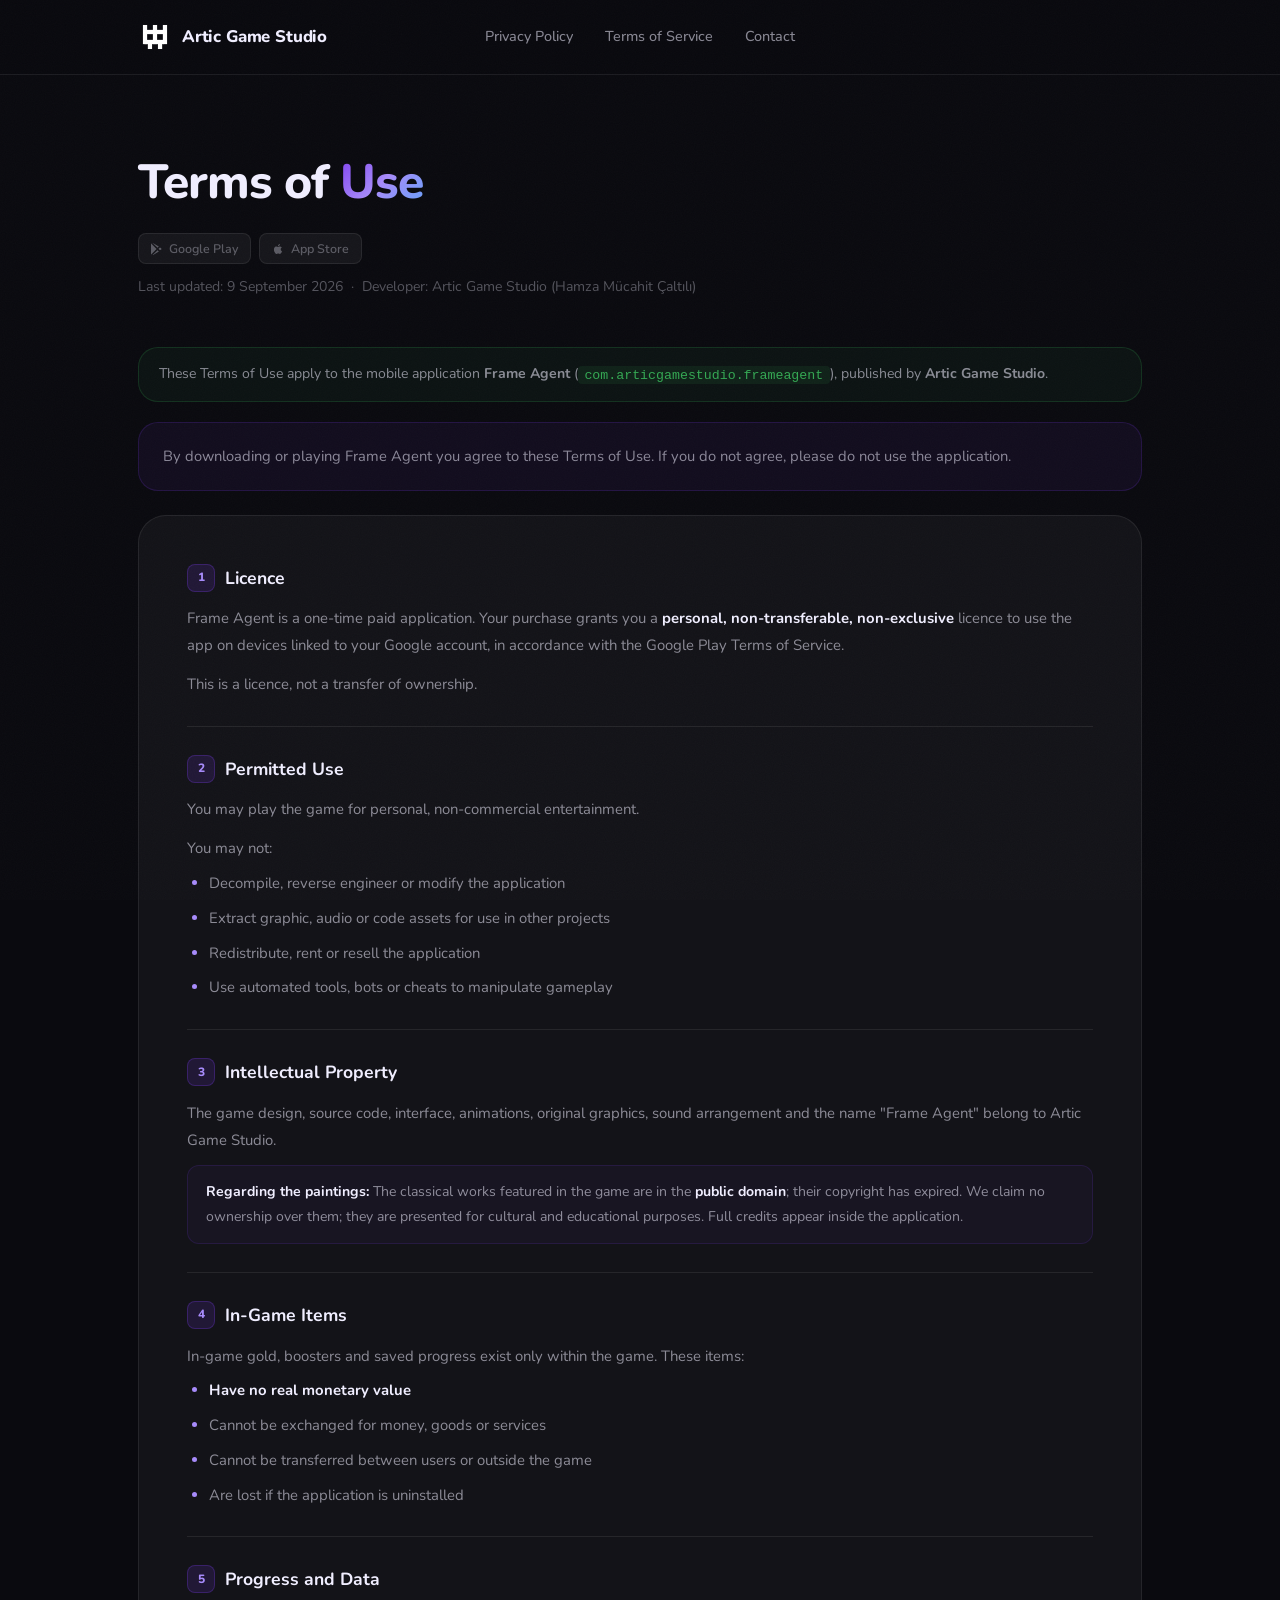
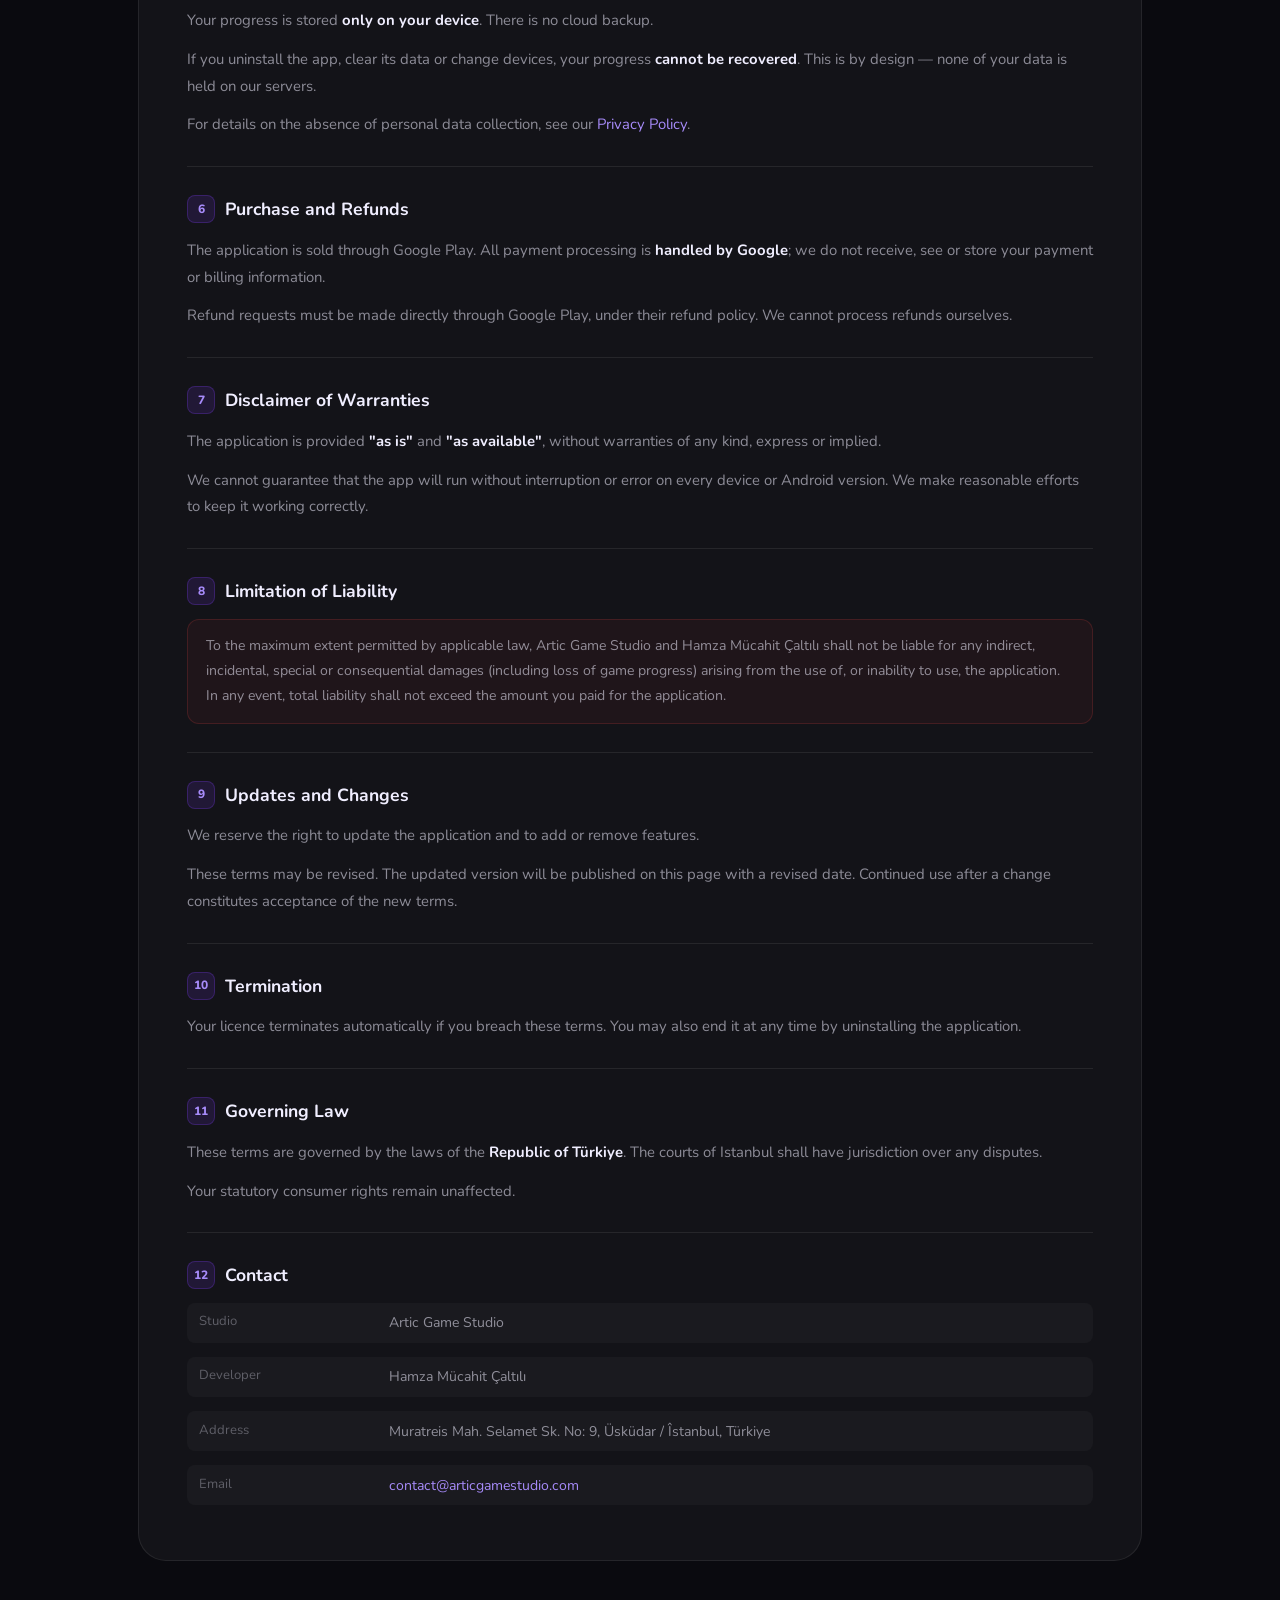
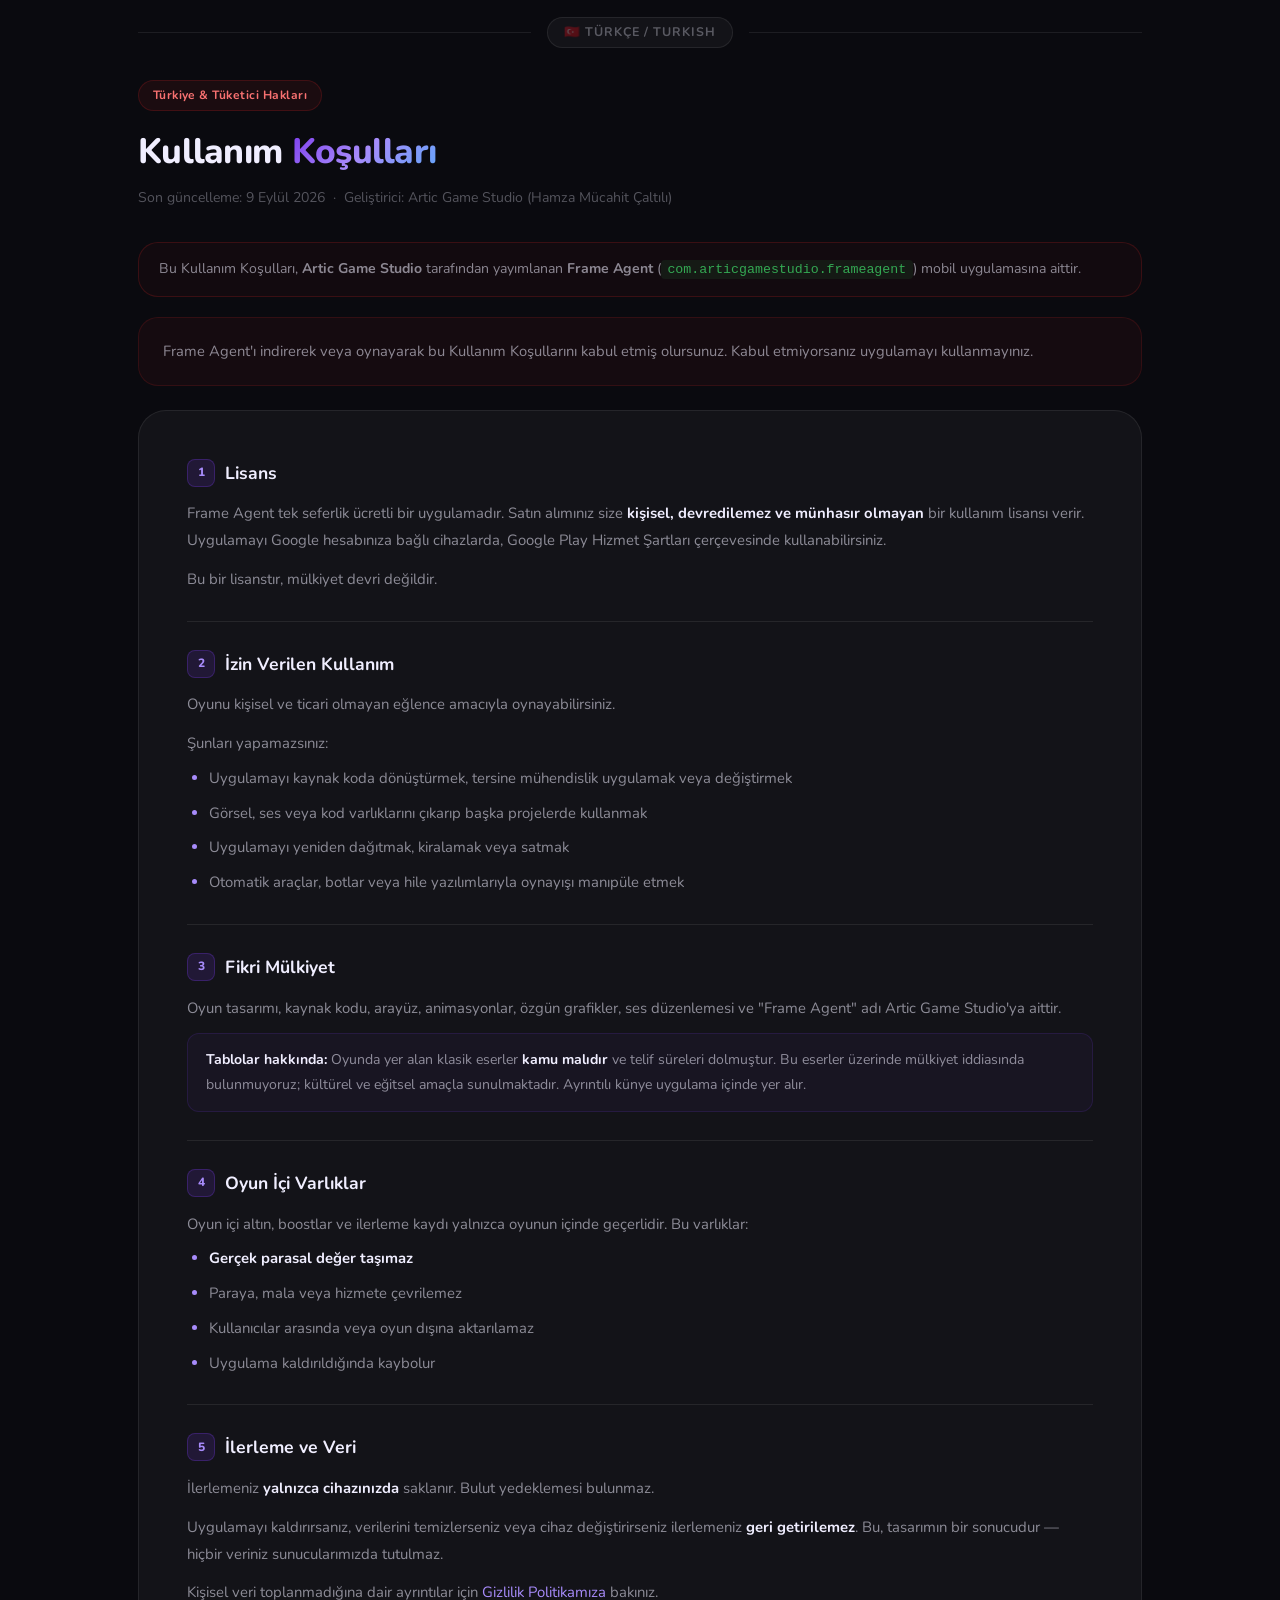
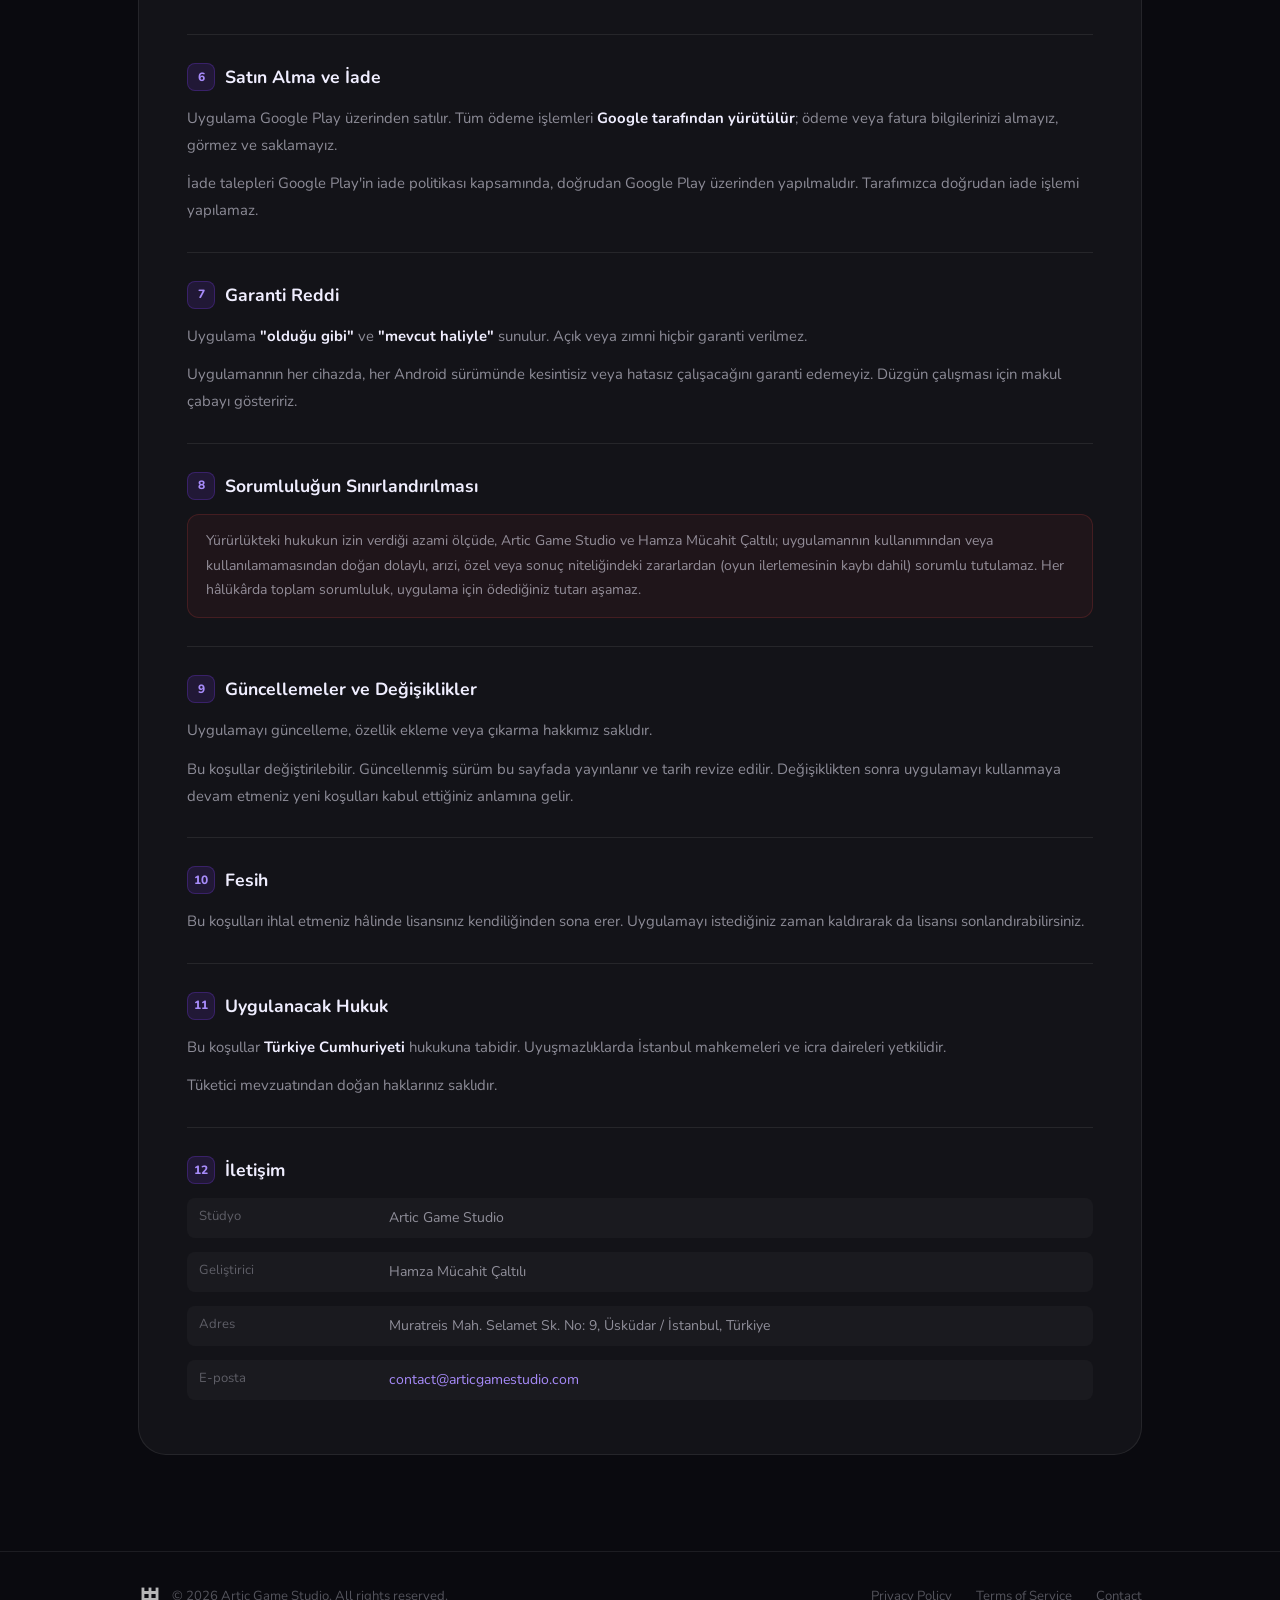
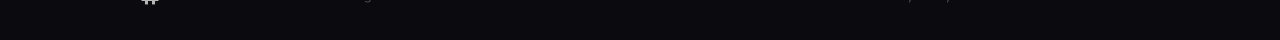
<file: gpsandasterms.html>
<!DOCTYPE html>
<html lang="en">
<head>
  <meta charset="UTF-8" />
  <meta name="viewport" content="width=device-width, initial-scale=1.0" />
  <meta name="description" content="Frame Agent Terms of Use — Artic Game Studio. Google Play Store." />
  <title>Terms of Use — Frame Agent | Artic Game Studio</title>
  <link rel="icon" type="image/svg+xml" href="logo.svg" />
  <link rel="preconnect" href="https://fonts.googleapis.com" />
  <link rel="preconnect" href="https://fonts.gstatic.com" crossorigin />
  <link href="https://fonts.googleapis.com/css2?family=Nunito:wght@400;500;600;700;800;900&display=swap" rel="stylesheet" />
  <link rel="stylesheet" href="styles.css" />
  <style>
    .legal-page { padding: 9rem 0 6rem; min-height: 100vh; }
    .legal-header { margin-bottom: 3rem; }
    .legal-header h1 {
      font-family: var(--font-display); font-size: clamp(2rem, 5vw, 3rem);
      font-weight: 800; letter-spacing: -0.02em; margin-bottom: 0.5rem;
    }
    .legal-header p { color: var(--text-muted); font-size: 0.88rem; }
    .legal-body {
      background: var(--bg-glass); border: 1px solid var(--bg-glass-border);
      border-radius: var(--radius-lg); padding: clamp(1.75rem, 4vw, 3rem);
      display: flex; flex-direction: column; gap: 0;
    }
    .legal-section { padding: 1.75rem 0; border-bottom: 1px solid var(--bg-glass-border); }
    .legal-section:first-child { padding-top: 0; }
    .legal-section:last-child { padding-bottom: 0; border-bottom: none; }
    .legal-section h2 {
      font-family: var(--font-display); font-size: 1.1rem; font-weight: 700;
      margin-bottom: 0.85rem; color: var(--text-primary);
      display: flex; align-items: center; gap: 0.6rem;
    }
    .legal-section h2 .section-num {
      display: inline-flex; align-items: center; justify-content: center;
      width: 28px; height: 28px; flex-shrink: 0;
      background: rgba(124,58,237,0.14); border: 1px solid rgba(124,58,237,0.28);
      border-radius: 8px; font-size: 0.75rem; color: var(--purple-400); font-weight: 800;
    }
    .legal-section p, .legal-section ul { color: var(--text-secondary); font-size: 0.93rem; line-height: 1.8; }
    .legal-section p + p { margin-top: 0.75rem; }
    .legal-section ul { padding-left: 1.4rem; display: flex; flex-direction: column; gap: 0.5rem; margin-top: 0.5rem; }
    .legal-section li::marker { color: var(--purple-400); }
    .legal-section strong { color: var(--text-primary); font-weight: 700; }
    .contact-detail-list { list-style: none !important; padding-left: 0 !important; }
    .contact-detail-list li {
      display: flex; align-items: flex-start; gap: 0.6rem;
      padding: 0.45rem 0.75rem; background: rgba(255,255,255,0.03);
      border-radius: 8px; margin-bottom: 0.4rem;
    }
    .contact-detail-list li span.label { color: var(--text-muted); font-size: 0.82rem; min-width: 180px; flex-shrink: 0; }
    .contact-detail-list li span.value { color: var(--text-secondary); font-size: 0.88rem; word-break: break-all; }
    .legal-link { color: var(--purple-400); transition: color 0.2s; }
    .legal-link:hover { color: var(--purple-500); }
    .back-link {
      display: inline-flex; align-items: center; gap: 8px;
      color: var(--purple-400); font-size: 0.88rem; font-weight: 600;
      margin-bottom: 2.5rem; transition: gap 0.2s ease;
    }
    .back-link:hover { gap: 12px; }
    .intro-block {
      background: rgba(124,58,237,0.07); border: 1px solid rgba(124,58,237,0.18);
      border-radius: var(--radius-md); padding: 1.25rem 1.5rem;
      color: var(--text-secondary); font-size: 0.92rem; line-height: 1.8; margin-bottom: 1.5rem;
    }
    .app-id-block {
      background: rgba(52,168,83,0.06); border: 1px solid rgba(52,168,83,0.2);
      border-radius: var(--radius-md); padding: 0.9rem 1.25rem;
      color: var(--text-secondary); font-size: 0.88rem; line-height: 1.7; margin-bottom: 1.25rem;
    }
    .app-id-block code {
      font-family: 'Courier New', monospace; font-size: 0.83rem; color: #34a853;
      background: rgba(52,168,83,0.1); padding: 0.1rem 0.4rem; border-radius: 4px;
    }
    .platform-badges { display: flex; flex-wrap: wrap; gap: 0.5rem; margin-top: 0.75rem; }
    .platform-badge {
      display: inline-flex; align-items: center; gap: 0.4rem;
      background: rgba(255,255,255,0.05); border: 1px solid var(--bg-glass-border);
      border-radius: 8px; padding: 0.3rem 0.75rem;
      font-size: 0.78rem; font-weight: 600; color: var(--text-muted);
    }
    /* Language divider */
    .lang-divider {
      display: flex; align-items: center; gap: 1rem; margin: 3.5rem 0 2rem;
    }
    .lang-divider::before, .lang-divider::after {
      content: ''; flex: 1; height: 1px; background: var(--bg-glass-border);
    }
    .lang-divider span {
      display: inline-flex; align-items: center; gap: 0.5rem;
      font-size: 0.78rem; font-weight: 700; color: var(--text-muted);
      letter-spacing: 0.08em; text-transform: uppercase;
      background: rgba(255,255,255,0.04); border: 1px solid var(--bg-glass-border);
      border-radius: var(--radius-full); padding: 0.3rem 1rem;
    }
    .tr-intro-block {
      background: rgba(220,38,38,0.05); border: 1px solid rgba(220,38,38,0.15);
      border-radius: var(--radius-md); padding: 1.25rem 1.5rem;
      color: var(--text-secondary); font-size: 0.92rem; line-height: 1.8; margin-bottom: 1.5rem;
    }
    .kvkk-badge {
      display: inline-flex; align-items: center; gap: 0.5rem;
      background: rgba(220,38,38,0.08); border: 1px solid rgba(220,38,38,0.2);
      border-radius: var(--radius-full); padding: 0.3rem 0.85rem;
      font-size: 0.75rem; font-weight: 700; color: #f87171;
      margin-bottom: 0.75rem; letter-spacing: 0.04em;
    }
    .warning-block {
      background: rgba(239,68,68,0.06); border: 1px solid rgba(239,68,68,0.18);
      border-radius: var(--radius-sm); padding: 0.9rem 1.1rem;
      color: var(--text-secondary); font-size: 0.88rem; line-height: 1.75; margin-top: 0.75rem;
    }
    .note-block {
      background: rgba(124,58,237,0.05); border: 1px solid rgba(124,58,237,0.15);
      border-radius: var(--radius-sm); padding: 0.85rem 1.1rem;
      color: var(--text-secondary); font-size: 0.88rem; line-height: 1.75; margin-top: 0.75rem;
    }
  </style>
</head>
<body class="loaded">
<div class="noise-overlay" aria-hidden="true"></div>

<nav class="nav scrolled" role="navigation" aria-label="Main navigation">
  <div class="nav-inner">
    <a href="index.html" class="nav-logo" aria-label="Artic Game Studio">
      <img src="logo.svg" alt="Artic Game Studio Logo" class="nav-logo-img" />
      <span class="nav-logo-text">Artic Game Studio</span>
    </a>
    <div class="nav-center">
      <a href="privacy.html" class="nav-link" id="nav-priv">Privacy Policy</a>
      <a href="terms.html" class="nav-link" id="nav-terms">Terms of Service</a>
      <a href="index.html#contact" class="nav-link" id="nav-contact">Contact</a>
    </div>
  </div>
</nav>

<main class="legal-page">
  <div class="container">

    <!-- ===== ENGLISH ===== -->
    <div class="legal-header">
      <h1>Terms of <span class="gradient-text">Use</span></h1>
      <div class="platform-badges">
        <span class="platform-badge">
          <svg width="12" height="12" viewBox="0 0 24 24" fill="currentColor"><path d="M3.18 23.76c.35.19.77.19 1.15-.01l11.35-6.56-2.48-2.48-10.02 9.05zM.27 1.24C.1 1.57 0 1.95 0 2.38v19.24c0 .43.1.81.27 1.14l.07.07 10.78-10.78v-.26L.34 1.17l-.07.07zM20.48 10.31l-2.61-1.51-2.77 2.77 2.77 2.77 2.63-1.52c.75-.43.75-1.13-.02-1.51zM4.33.25L15.68 6.81l-2.48 2.48L3.18.24c.38-.21.8-.21 1.15.01z"/></svg>
          Google Play
        </span>
        <a href="https://articgamestudio.com/appstore.html" target="_blank" rel="noopener noreferrer" class="platform-badge" style="text-decoration:none;">
          <svg width="12" height="12" viewBox="0 0 24 24" fill="currentColor"><path d="M18.71 19.5c-.83 1.24-1.71 2.45-3.05 2.47-1.34.03-1.77-.79-3.29-.79-1.53 0-2 .77-3.27.82-1.31.05-2.3-1.32-3.14-2.53C4.25 17 2.94 12.45 4.7 9.39c.87-1.52 2.43-2.48 4.12-2.51 1.28-.02 2.5.87 3.29.87.78 0 2.26-1.07 3.8-.91.65.03 2.47.26 3.64 1.98-.09.06-2.17 1.28-2.15 3.81.03 3.02 2.65 4.03 2.68 4.04-.03.07-.42 1.44-1.38 2.83M13 3.5c.73-.83 1.94-1.46 2.94-1.5.13 1.17-.34 2.35-1.04 3.19-.69.85-1.83 1.51-2.95 1.42-.15-1.15.41-2.35 1.05-3.11z"/></svg>
          App Store
        </a>
      </div>
      <p style="margin-top:0.75rem;">Last updated: 9 September 2026 &nbsp;&middot;&nbsp; Developer: Artic Game Studio (Hamza M&uuml;cahit &Ccedil;alt&#305;l&#305;)</p>
    </div>

    <div class="app-id-block">
      These Terms of Use apply to the mobile application <strong>Frame Agent</strong> (<code>com.articgamestudio.frameagent</code>), published by <strong>Artic Game Studio</strong>.
    </div>

    <div class="intro-block">
      By downloading or playing Frame Agent you agree to these Terms of Use. If you do not agree, please do not use the application.
    </div>

    <div class="legal-body">

      <div class="legal-section">
        <h2><span class="section-num">1</span>Licence</h2>
        <p>Frame Agent is a one-time paid application. Your purchase grants you a <strong>personal, non-transferable, non-exclusive</strong> licence to use the app on devices linked to your Google account, in accordance with the Google Play Terms of Service.</p>
        <p>This is a licence, not a transfer of ownership.</p>
      </div>

      <div class="legal-section">
        <h2><span class="section-num">2</span>Permitted Use</h2>
        <p>You may play the game for personal, non-commercial entertainment.</p>
        <p>You may not:</p>
        <ul>
          <li>Decompile, reverse engineer or modify the application</li>
          <li>Extract graphic, audio or code assets for use in other projects</li>
          <li>Redistribute, rent or resell the application</li>
          <li>Use automated tools, bots or cheats to manipulate gameplay</li>
        </ul>
      </div>

      <div class="legal-section">
        <h2><span class="section-num">3</span>Intellectual Property</h2>
        <p>The game design, source code, interface, animations, original graphics, sound arrangement and the name "Frame Agent" belong to Artic Game Studio.</p>
        <div class="note-block">
          <strong>Regarding the paintings:</strong> The classical works featured in the game are in the <strong>public domain</strong>; their copyright has expired. We claim no ownership over them; they are presented for cultural and educational purposes. Full credits appear inside the application.
        </div>
      </div>

      <div class="legal-section">
        <h2><span class="section-num">4</span>In-Game Items</h2>
        <p>In-game gold, boosters and saved progress exist only within the game. These items:</p>
        <ul>
          <li><strong>Have no real monetary value</strong></li>
          <li>Cannot be exchanged for money, goods or services</li>
          <li>Cannot be transferred between users or outside the game</li>
          <li>Are lost if the application is uninstalled</li>
        </ul>
      </div>

      <div class="legal-section">
        <h2><span class="section-num">5</span>Progress and Data</h2>
        <p>Your progress is stored <strong>only on your device</strong>. There is no cloud backup.</p>
        <p>If you uninstall the app, clear its data or change devices, your progress <strong>cannot be recovered</strong>. This is by design — none of your data is held on our servers.</p>
        <p>For details on the absence of personal data collection, see our <a href="gpsandasprivacy.html" class="legal-link">Privacy Policy</a>.</p>
      </div>

      <div class="legal-section">
        <h2><span class="section-num">6</span>Purchase and Refunds</h2>
        <p>The application is sold through Google Play. All payment processing is <strong>handled by Google</strong>; we do not receive, see or store your payment or billing information.</p>
        <p>Refund requests must be made directly through Google Play, under their refund policy. We cannot process refunds ourselves.</p>
      </div>

      <div class="legal-section">
        <h2><span class="section-num">7</span>Disclaimer of Warranties</h2>
        <p>The application is provided <strong>"as is"</strong> and <strong>"as available"</strong>, without warranties of any kind, express or implied.</p>
        <p>We cannot guarantee that the app will run without interruption or error on every device or Android version. We make reasonable efforts to keep it working correctly.</p>
      </div>

      <div class="legal-section">
        <h2><span class="section-num">8</span>Limitation of Liability</h2>
        <div class="warning-block">
          To the maximum extent permitted by applicable law, Artic Game Studio and Hamza M&uuml;cahit &Ccedil;alt&#305;l&#305; shall not be liable for any indirect, incidental, special or consequential damages (including loss of game progress) arising from the use of, or inability to use, the application. In any event, total liability shall not exceed the amount you paid for the application.
        </div>
      </div>

      <div class="legal-section">
        <h2><span class="section-num">9</span>Updates and Changes</h2>
        <p>We reserve the right to update the application and to add or remove features.</p>
        <p>These terms may be revised. The updated version will be published on this page with a revised date. Continued use after a change constitutes acceptance of the new terms.</p>
      </div>

      <div class="legal-section">
        <h2><span class="section-num">10</span>Termination</h2>
        <p>Your licence terminates automatically if you breach these terms. You may also end it at any time by uninstalling the application.</p>
      </div>

      <div class="legal-section">
        <h2><span class="section-num">11</span>Governing Law</h2>
        <p>These terms are governed by the laws of the <strong>Republic of T&uuml;rkiye</strong>. The courts of Istanbul shall have jurisdiction over any disputes.</p>
        <p>Your statutory consumer rights remain unaffected.</p>
      </div>

      <div class="legal-section">
        <h2><span class="section-num">12</span>Contact</h2>
        <ul class="contact-detail-list">
          <li><span class="label">Studio</span><span class="value">Artic Game Studio</span></li>
          <li><span class="label">Developer</span><span class="value">Hamza M&uuml;cahit &Ccedil;alt&#305;l&#305;</span></li>
          <li><span class="label">Address</span><span class="value">Muratreis Mah. Selamet Sk. No: 9, &Uuml;sk&uuml;dar / &Icirc;stanbul, T&uuml;rkiye</span></li>
          <li><span class="label">Email</span><span class="value"><a href="mailto:contact@articgamestudio.com" class="legal-link">contact@articgamestudio.com</a></span></li>
        </ul>
      </div>

    </div>

    <!-- ===== TURKISH / TÜRKÇE ===== -->
    <div class="lang-divider"><span>&#127481;&#127479; T&uuml;rk&ccedil;e / Turkish</span></div>

    <div class="kvkk-badge">T&uuml;rkiye &amp; T&uuml;ketici Haklar&#305;</div>
    <div style="margin-bottom:2rem;">
      <h2 style="font-family:var(--font-display);font-size:clamp(1.5rem,4vw,2.2rem);font-weight:800;letter-spacing:-0.02em;margin-bottom:0.5rem;">Kullan&#305;m <span class="gradient-text">Ko&#351;ullar&#305;</span></h2>
      <p style="color:var(--text-muted);font-size:0.88rem;">Son g&uuml;ncelleme: 9 Eyl&uuml;l 2026 &nbsp;&middot;&nbsp; Geli&#351;tirici: Artic Game Studio (Hamza M&uuml;cahit &Ccedil;alt&#305;l&#305;)</p>
    </div>

    <div class="app-id-block" style="border-color:rgba(220,38,38,0.2);background:rgba(220,38,38,0.04);">
      Bu Kullan&#305;m Ko&#351;ullar&#305;, <strong>Artic Game Studio</strong> taraf&#305;ndan yay&#305;mlanan <strong>Frame Agent</strong> (<code>com.articgamestudio.frameagent</code>) mobil uygulamas&#305;na aittir.
    </div>

    <div class="tr-intro-block">
      Frame Agent'&#305; indirerek veya oynayarak bu Kullan&#305;m Ko&#351;ullar&#305;n&#305; kabul etmi&#351; olursunuz. Kabul etmiyorsan&#305;z uygulamay&#305; kullanmay&#305;n&#305;z.
    </div>

    <div class="legal-body" style="margin-top:0;">

      <div class="legal-section">
        <h2><span class="section-num">1</span>Lisans</h2>
        <p>Frame Agent tek seferlik &uuml;cretli bir uygulamad&#305;r. Sat&#305;n al&#305;m&#305;n&#305;z size <strong>ki&#351;isel, devredilemez ve m&uuml;nhas&#305;r olmayan</strong> bir kullan&#305;m lisans&#305; verir. Uygulamay&#305; Google hesab&#305;n&#305;za ba&#287;l&#305; cihazlarda, Google Play Hizmet &#350;artlar&#305; &ccedil;er&ccedil;evesinde kullanabilirsiniz.</p>
        <p>Bu bir lisanst&#305;r, m&uuml;lkiyet devri de&#287;ildir.</p>
      </div>

      <div class="legal-section">
        <h2><span class="section-num">2</span>&#304;zin Verilen Kullan&#305;m</h2>
        <p>Oyunu ki&#351;isel ve ticari olmayan e&#287;lence amac&#305;yla oynayabilirsiniz.</p>
        <p>&#350;unlar&#305; yapamazs&#305;n&#305;z:</p>
        <ul>
          <li>Uygulamay&#305; kaynak koda d&ouml;n&uuml;&#351;t&uuml;rmek, tersine m&uuml;hendislik uygulamak veya de&#287;i&#351;tirmek</li>
          <li>G&ouml;rsel, ses veya kod varl&#305;klar&#305;n&#305; &ccedil;&#305;kar&#305;p ba&#351;ka projelerde kullanmak</li>
          <li>Uygulamay&#305; yeniden da&#287;&#305;tmak, kiralamak veya satmak</li>
          <li>Otomatik ara&ccedil;lar, botlar veya hile yaz&#305;l&#305;mlar&#305;yla oynay&#305;&#351;&#305; man&#305;p&uuml;le etmek</li>
        </ul>
      </div>

      <div class="legal-section">
        <h2><span class="section-num">3</span>Fikri M&uuml;lkiyet</h2>
        <p>Oyun tasar&#305;m&#305;, kaynak kodu, aray&uuml;z, animasyonlar, &ouml;zg&uuml;n grafikler, ses d&uuml;zenlemesi ve "Frame Agent" ad&#305; Artic Game Studio'ya aittir.</p>
        <div class="note-block">
          <strong>Tablolar hakk&#305;nda:</strong> Oyunda yer alan klasik eserler <strong>kamu mal&#305;d&#305;r</strong> ve telif s&uuml;releri dolmu&#351;tur. Bu eserler &uuml;zerinde m&uuml;lkiyet iddias&#305;nda bulunmuyoruz; k&uuml;lt&uuml;rel ve e&#287;itsel ama&ccedil;la sunulmaktad&#305;r. Ayr&#305;nt&#305;l&#305; k&uuml;nye uygulama i&ccedil;inde yer al&#305;r.
        </div>
      </div>

      <div class="legal-section">
        <h2><span class="section-num">4</span>Oyun &#304;&ccedil;i Varl&#305;klar</h2>
        <p>Oyun i&ccedil;i alt&#305;n, boostlar ve ilerleme kayd&#305; yaln&#305;zca oyunun i&ccedil;inde ge&ccedil;erlidir. Bu varl&#305;klar:</p>
        <ul>
          <li><strong>Ger&ccedil;ek parasal de&#287;er ta&#351;&#305;maz</strong></li>
          <li>Paraya, mala veya hizmete &ccedil;evrilemez</li>
          <li>Kullan&#305;c&#305;lar aras&#305;nda veya oyun d&#305;&#351;&#305;na aktar&#305;lamaz</li>
          <li>Uygulama kald&#305;r&#305;ld&#305;&#287;&#305;nda kaybolur</li>
        </ul>
      </div>

      <div class="legal-section">
        <h2><span class="section-num">5</span>&#304;lerleme ve Veri</h2>
        <p>&#304;lerlemeniz <strong>yaln&#305;zca cihaz&#305;n&#305;zda</strong> saklan&#305;r. Bulut yedeklemesi bulunmaz.</p>
        <p>Uygulamay&#305; kald&#305;r&#305;rsan&#305;z, verilerini temizlerseniz veya cihaz de&#287;i&#351;tirirseniz ilerlemeniz <strong>geri getirilemez</strong>. Bu, tasar&#305;m&#305;n bir sonucudur &mdash; hi&ccedil;bir veriniz sunucular&#305;m&#305;zda tutulmaz.</p>
        <p>Ki&#351;isel veri toplanmad&#305;&#287;&#305;na dair ayr&#305;nt&#305;lar i&ccedil;in <a href="gpsandasprivacy.html" class="legal-link">Gizlilik Politikam&#305;za</a> bak&#305;n&#305;z.</p>
      </div>

      <div class="legal-section">
        <h2><span class="section-num">6</span>Sat&#305;n Alma ve &#304;ade</h2>
        <p>Uygulama Google Play &uuml;zerinden sat&#305;l&#305;r. T&uuml;m &ouml;deme i&#351;lemleri <strong>Google taraf&#305;ndan y&uuml;r&uuml;t&uuml;l&uuml;r</strong>; &ouml;deme veya fatura bilgilerinizi almay&#305;z, g&ouml;rmez ve saklamay&#305;z.</p>
        <p>&#304;ade talepleri Google Play'in iade politikas&#305; kapsam&#305;nda, do&#287;rudan Google Play &uuml;zerinden yap&#305;lmal&#305;d&#305;r. Taraf&#305;m&#305;zca do&#287;rudan iade i&#351;lemi yap&#305;lamaz.</p>
      </div>

      <div class="legal-section">
        <h2><span class="section-num">7</span>Garanti Reddi</h2>
        <p>Uygulama <strong>"oldu&#287;u gibi"</strong> ve <strong>"mevcut haliyle"</strong> sunulur. A&ccedil;&#305;k veya z&#305;mni hi&ccedil;bir garanti verilmez.</p>
        <p>Uygulamann&#305;n her cihazda, her Android s&uuml;r&uuml;m&uuml;nde kesintisiz veya hatas&#305;z &ccedil;al&#305;&#351;aca&#287;&#305;n&#305; garanti edemeyiz. D&uuml;zg&uuml;n &ccedil;al&#305;&#351;mas&#305; i&ccedil;in makul &ccedil;abay&#305; g&ouml;steririz.</p>
      </div>

      <div class="legal-section">
        <h2><span class="section-num">8</span>Sorumlulu&#287;un S&#305;n&#305;rland&#305;r&#305;lmas&#305;</h2>
        <div class="warning-block">
          Y&uuml;r&uuml;rl&uuml;kteki hukukun izin verdi&#287;i azami &ouml;l&ccedil;&uuml;de, Artic Game Studio ve Hamza M&uuml;cahit &Ccedil;alt&#305;l&#305;; uygulamann&#305;n kullan&#305;m&#305;ndan veya kullan&#305;lamamas&#305;ndan do&#287;an dolayl&#305;, ar&#305;zi, &ouml;zel veya sonu&ccedil; niteli&#287;indeki zararlardan (oyun ilerlemesinin kayb&#305; dahil) sorumlu tutulamaz. Her h&acirc;l&uuml;k&acirc;rda toplam sorumluluk, uygulama i&ccedil;in &ouml;dedi&#287;iniz tutar&#305; a&#351;amaz.
        </div>
      </div>

      <div class="legal-section">
        <h2><span class="section-num">9</span>G&uuml;ncellemeler ve De&#287;i&#351;iklikler</h2>
        <p>Uygulamay&#305; g&uuml;ncelleme, &ouml;zellik ekleme veya &ccedil;&#305;karma hakk&#305;m&#305;z sakl&#305;d&#305;r.</p>
        <p>Bu ko&#351;ullar de&#287;i&#351;tirilebilir. G&uuml;ncellenmi&#351; s&uuml;r&uuml;m bu sayfada yay&#305;nlan&#305;r ve tarih revize edilir. De&#287;i&#351;iklikten sonra uygulamay&#305; kullanmaya devam etmeniz yeni ko&#351;ullar&#305; kabul etti&#287;iniz anlam&#305;na gelir.</p>
      </div>

      <div class="legal-section">
        <h2><span class="section-num">10</span>Fesih</h2>
        <p>Bu ko&#351;ullar&#305; ihlal etmeniz h&acirc;linde lisans&#305;n&#305;z kendili&#287;inden sona erer. Uygulamay&#305; istedi&#287;iniz zaman kald&#305;rarak da lisans&#305; sonland&#305;rabilirsiniz.</p>
      </div>

      <div class="legal-section">
        <h2><span class="section-num">11</span>Uygulanacak Hukuk</h2>
        <p>Bu ko&#351;ullar <strong>T&uuml;rkiye Cumhuriyeti</strong> hukukuna tabidir. Uyu&#351;mazl&#305;klarda &#304;stanbul mahkemeleri ve icra daireleri yetkilidir.</p>
        <p>T&uuml;ketici mevzuat&#305;ndan do&#287;an haklar&#305;n&#305;z sakl&#305;d&#305;r.</p>
      </div>

      <div class="legal-section">
        <h2><span class="section-num">12</span>&#304;leti&#351;im</h2>
        <ul class="contact-detail-list">
          <li><span class="label">St&uuml;dyo</span><span class="value">Artic Game Studio</span></li>
          <li><span class="label">Geli&#351;tirici</span><span class="value">Hamza M&uuml;cahit &Ccedil;alt&#305;l&#305;</span></li>
          <li><span class="label">Adres</span><span class="value">Muratreis Mah. Selamet Sk. No: 9, &Uuml;sk&uuml;dar / &#304;stanbul, T&uuml;rkiye</span></li>
          <li><span class="label">E-posta</span><span class="value"><a href="mailto:contact@articgamestudio.com" class="legal-link">contact@articgamestudio.com</a></span></li>
        </ul>
      </div>

    </div>
  </div>
</main>

<footer class="footer" role="contentinfo">
  <div class="container">
    <div class="footer-inner">
      <div class="footer-brand">
        <img src="logo.svg" alt="" class="footer-logo-img" aria-hidden="true" />
        <span>&copy; 2026 Artic Game Studio. All rights reserved.</span>
      </div>
      <div class="footer-links">
        <a href="privacy.html" id="gpsa-terms-privacy">Privacy Policy</a>
        <a href="terms.html" id="gpsa-terms-tos">Terms of Service</a>
        <a href="index.html#contact" id="gpsa-terms-contact">Contact</a>
      </div>
    </div>
  </div>
</footer>
</body>
</html>
</file>
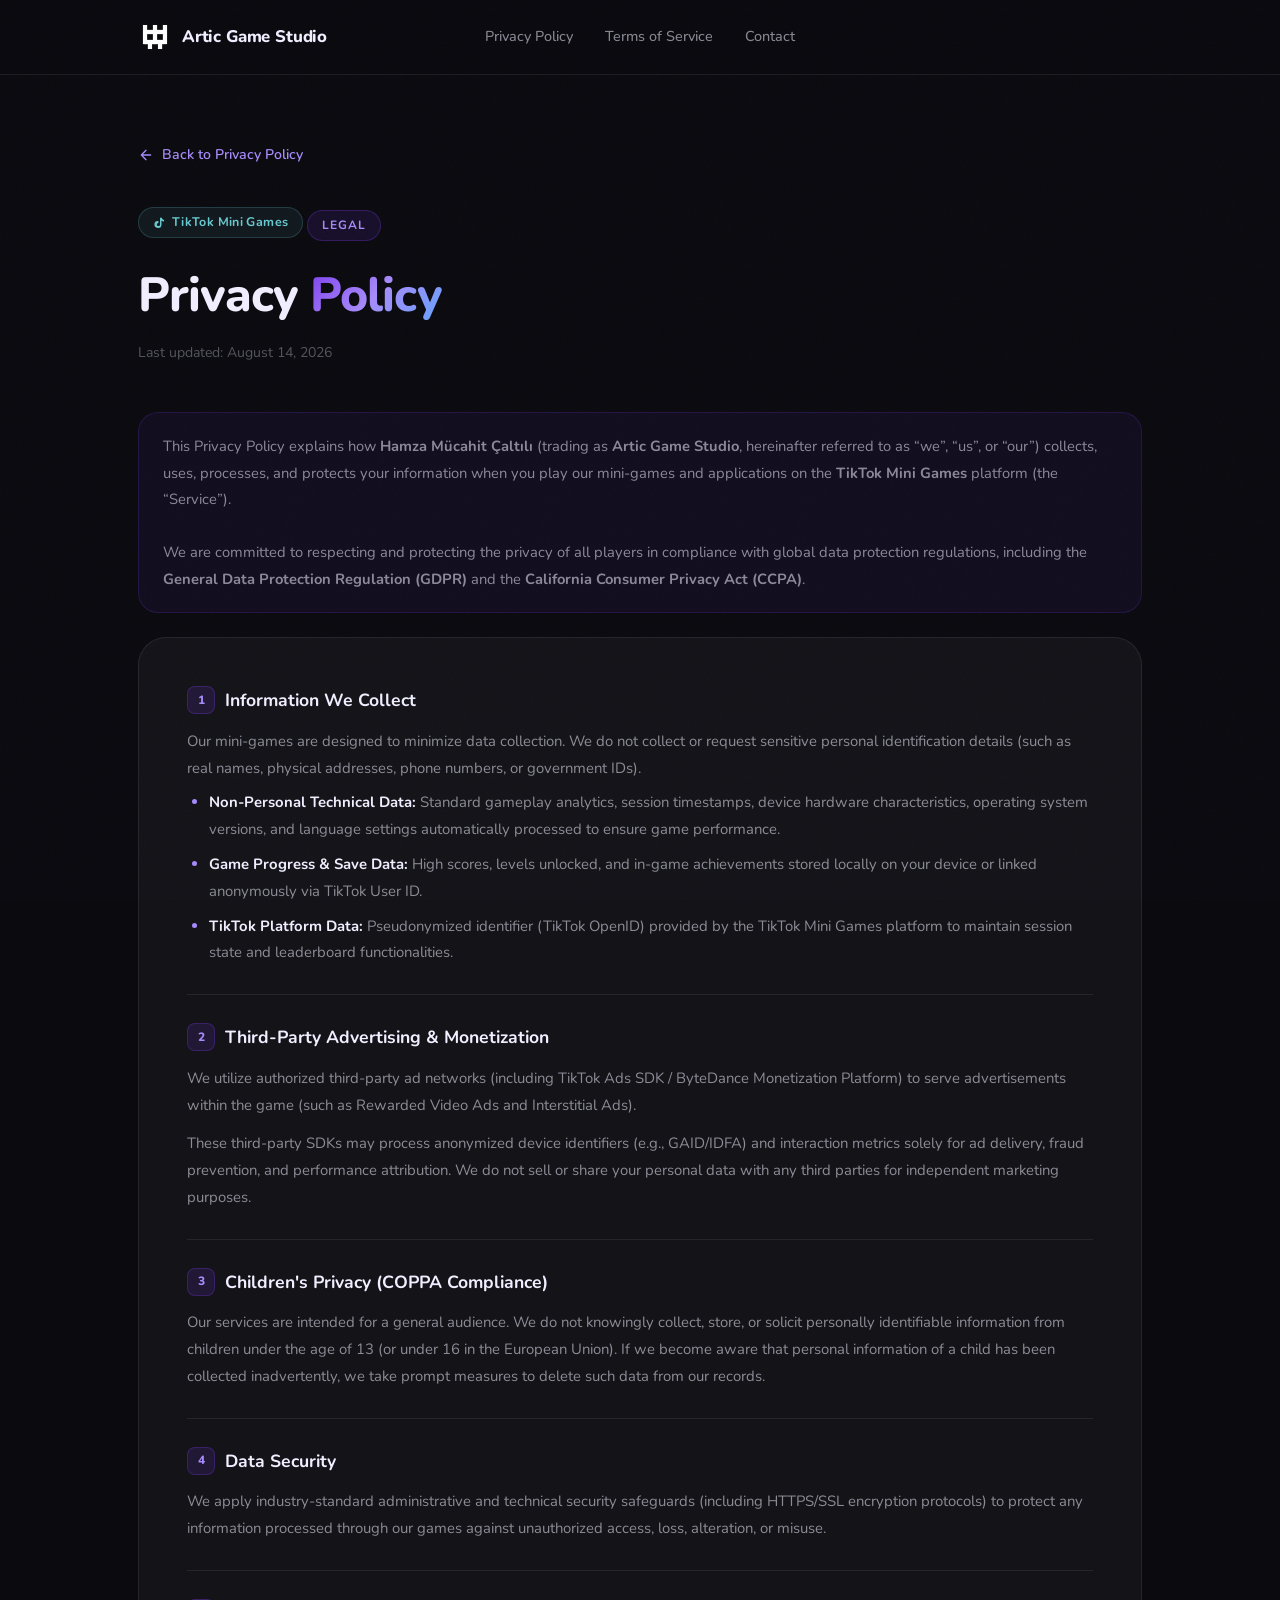
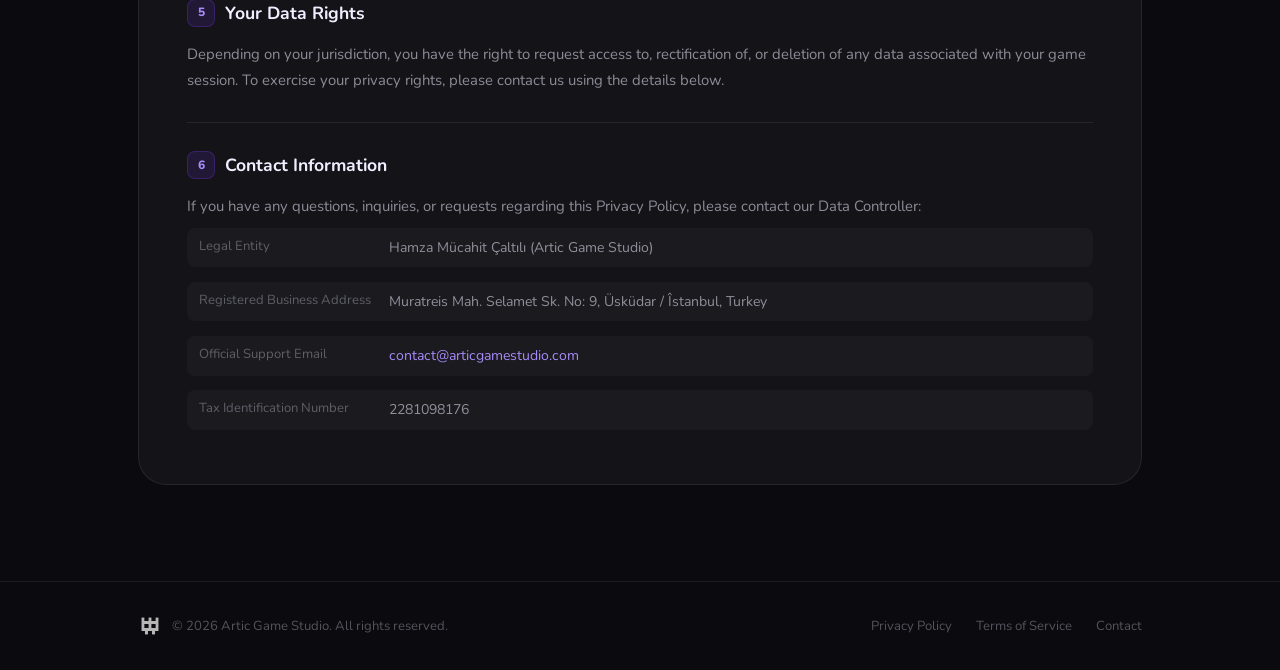
<file: privacy-tiktok.html>
<!DOCTYPE html>
<html lang="en">
<head>
  <meta charset="UTF-8" />
  <meta name="viewport" content="width=device-width, initial-scale=1.0" />
  <meta name="description" content="Artic Game Studio Privacy Policy — How we collect, use, and protect your information on TikTok Mini Games." />
  <title>Privacy Policy — TikTok Mini Games | Artic Game Studio</title>
  <link rel="icon" type="image/svg+xml" href="logo.svg" />
  <link rel="preconnect" href="https://fonts.googleapis.com" />
  <link rel="preconnect" href="https://fonts.gstatic.com" crossorigin />
  <link href="https://fonts.googleapis.com/css2?family=Nunito:wght@400;500;600;700;800;900&display=swap" rel="stylesheet" />
  <link rel="stylesheet" href="styles.css" />
  <style>
    .legal-page { padding: 9rem 0 6rem; min-height: 100vh; }
    .legal-header { margin-bottom: 3rem; }
    .legal-header h1 {
      font-family: var(--font-display); font-size: clamp(2rem, 5vw, 3rem);
      font-weight: 800; letter-spacing: -0.02em; margin-bottom: 0.5rem;
    }
    .legal-header p { color: var(--text-muted); font-size: 0.88rem; }
    .legal-body {
      background: var(--bg-glass);
      border: 1px solid var(--bg-glass-border);
      border-radius: var(--radius-lg);
      padding: clamp(1.75rem, 4vw, 3rem);
      display: flex; flex-direction: column; gap: 0;
    }
    .legal-section {
      padding: 1.75rem 0;
      border-bottom: 1px solid var(--bg-glass-border);
    }
    .legal-section:first-child { padding-top: 0; }
    .legal-section:last-child { padding-bottom: 0; border-bottom: none; }
    .legal-section h2 {
      font-family: var(--font-display); font-size: 1.1rem; font-weight: 700;
      margin-bottom: 0.85rem; color: var(--text-primary);
      display: flex; align-items: center; gap: 0.6rem;
    }
    .legal-section h2 .section-num {
      display: inline-flex; align-items: center; justify-content: center;
      width: 28px; height: 28px; flex-shrink: 0;
      background: rgba(124,58,237,0.14);
      border: 1px solid rgba(124,58,237,0.28);
      border-radius: 8px;
      font-size: 0.75rem; color: var(--purple-400); font-weight: 800;
    }
    .legal-section p, .legal-section ul {
      color: var(--text-secondary); font-size: 0.93rem; line-height: 1.8;
    }
    .legal-section p + p { margin-top: 0.75rem; }
    .legal-section ul { padding-left: 1.4rem; display: flex; flex-direction: column; gap: 0.5rem; margin-top: 0.5rem; }
    .legal-section li::marker { color: var(--purple-400); }
    .legal-section strong { color: var(--text-primary); font-weight: 700; }
    .contact-detail-list { list-style: none !important; padding-left: 0 !important; }
    .contact-detail-list li {
      display: flex; align-items: flex-start; gap: 0.6rem;
      padding: 0.45rem 0.75rem;
      background: rgba(255,255,255,0.03);
      border-radius: 8px; margin-bottom: 0.4rem;
    }
    .contact-detail-list li span.label {
      color: var(--text-muted); font-size: 0.82rem; min-width: 180px; flex-shrink: 0;
    }
    .contact-detail-list li span.value {
      color: var(--text-secondary); font-size: 0.88rem; word-break: break-all;
    }
    .legal-link { color: var(--purple-400); transition: color 0.2s; }
    .legal-link:hover { color: var(--purple-500); }
    .back-link {
      display: inline-flex; align-items: center; gap: 8px;
      color: var(--purple-400); font-size: 0.88rem; font-weight: 600;
      margin-bottom: 2.5rem; transition: gap 0.2s ease;
    }
    .back-link:hover { gap: 12px; }
    .intro-block {
      background: rgba(124,58,237,0.07);
      border: 1px solid rgba(124,58,237,0.18);
      border-radius: var(--radius-md);
      padding: 1.25rem 1.5rem;
      color: var(--text-secondary); font-size: 0.92rem; line-height: 1.8;
      margin-bottom: 1.5rem;
    }
    .platform-badge {
      display: inline-flex; align-items: center; gap: 0.4rem;
      background: rgba(105,201,208,0.08);
      border: 1px solid rgba(105,201,208,0.2);
      border-radius: var(--radius-full);
      padding: 0.3rem 0.85rem;
      font-size: 0.78rem; font-weight: 700; color: #69c9d0;
      margin-bottom: 1rem;
      letter-spacing: 0.03em;
    }
  </style>
</head>
<body class="loaded">
<div class="noise-overlay" aria-hidden="true"></div>

<nav class="nav scrolled" role="navigation" aria-label="Main navigation">
  <div class="nav-inner">
    <a href="index.html" class="nav-logo" aria-label="Artic Game Studio">
      <img src="logo.svg" alt="Artic Game Studio Logo" class="nav-logo-img" />
      <span class="nav-logo-text">Artic Game Studio</span>
    </a>
    <div class="nav-center">
      <a href="privacy.html" class="nav-link" id="nav-priv">Privacy Policy</a>
      <a href="terms.html" class="nav-link" id="nav-terms">Terms of Service</a>
      <a href="index.html#contact" class="nav-link" id="nav-contact">Contact</a>
    </div>
  </div>
</nav>

<main class="legal-page">
  <div class="container">
    <a href="privacy.html" class="back-link">
      <svg width="16" height="16" viewBox="0 0 24 24" fill="none" aria-hidden="true"><path d="M19 12H5M12 19l-7-7 7-7" stroke="currentColor" stroke-width="2" stroke-linecap="round" stroke-linejoin="round"/></svg>
      Back to Privacy Policy
    </a>
    <div class="legal-header">
      <div class="platform-badge">
        <svg width="13" height="13" viewBox="0 0 32 32" fill="none"><path d="M27.2 13.52a10.84 10.84 0 01-6.34-2.04v9.3a8.68 8.68 0 11-7.46-8.59v4.78a3.97 3.97 0 103.86 3.81V4h4.48c.4 2.83 2.65 5.06 5.46 5.41v4.11z" fill="#69C9D0"/></svg>
        TikTok Mini Games
      </div>
      <div class="section-tag">Legal</div>
      <h1>Privacy <span class="gradient-text">Policy</span></h1>
      <p>Last updated: August 14, 2026</p>
    </div>

    <div class="intro-block">
      This Privacy Policy explains how <strong>Hamza M&uuml;cahit &Ccedil;alt&#305;l&#305;</strong> (trading as <strong>Artic Game Studio</strong>, hereinafter referred to as &ldquo;we&rdquo;, &ldquo;us&rdquo;, or &ldquo;our&rdquo;) collects, uses, processes, and protects your information when you play our mini-games and applications on the <strong>TikTok Mini Games</strong> platform (the &ldquo;Service&rdquo;).
      <br /><br />
      We are committed to respecting and protecting the privacy of all players in compliance with global data protection regulations, including the <strong>General Data Protection Regulation (GDPR)</strong> and the <strong>California Consumer Privacy Act (CCPA)</strong>.
    </div>

    <div class="legal-body">

      <div class="legal-section">
        <h2><span class="section-num">1</span>Information We Collect</h2>
        <p>Our mini-games are designed to minimize data collection. We do not collect or request sensitive personal identification details (such as real names, physical addresses, phone numbers, or government IDs).</p>
        <ul>
          <li><strong>Non-Personal Technical Data:</strong> Standard gameplay analytics, session timestamps, device hardware characteristics, operating system versions, and language settings automatically processed to ensure game performance.</li>
          <li><strong>Game Progress &amp; Save Data:</strong> High scores, levels unlocked, and in-game achievements stored locally on your device or linked anonymously via TikTok User ID.</li>
          <li><strong>TikTok Platform Data:</strong> Pseudonymized identifier (TikTok OpenID) provided by the TikTok Mini Games platform to maintain session state and leaderboard functionalities.</li>
        </ul>
      </div>

      <div class="legal-section">
        <h2><span class="section-num">2</span>Third-Party Advertising &amp; Monetization</h2>
        <p>We utilize authorized third-party ad networks (including TikTok Ads SDK / ByteDance Monetization Platform) to serve advertisements within the game (such as Rewarded Video Ads and Interstitial Ads).</p>
        <p>These third-party SDKs may process anonymized device identifiers (e.g., GAID/IDFA) and interaction metrics solely for ad delivery, fraud prevention, and performance attribution. We do not sell or share your personal data with any third parties for independent marketing purposes.</p>
      </div>

      <div class="legal-section">
        <h2><span class="section-num">3</span>Children's Privacy (COPPA Compliance)</h2>
        <p>Our services are intended for a general audience. We do not knowingly collect, store, or solicit personally identifiable information from children under the age of 13 (or under 16 in the European Union). If we become aware that personal information of a child has been collected inadvertently, we take prompt measures to delete such data from our records.</p>
      </div>

      <div class="legal-section">
        <h2><span class="section-num">4</span>Data Security</h2>
        <p>We apply industry-standard administrative and technical security safeguards (including HTTPS/SSL encryption protocols) to protect any information processed through our games against unauthorized access, loss, alteration, or misuse.</p>
      </div>

      <div class="legal-section">
        <h2><span class="section-num">5</span>Your Data Rights</h2>
        <p>Depending on your jurisdiction, you have the right to request access to, rectification of, or deletion of any data associated with your game session. To exercise your privacy rights, please contact us using the details below.</p>
      </div>

      <div class="legal-section">
        <h2><span class="section-num">6</span>Contact Information</h2>
        <p>If you have any questions, inquiries, or requests regarding this Privacy Policy, please contact our Data Controller:</p>
        <ul class="contact-detail-list">
          <li>
            <span class="label">Legal Entity</span>
            <span class="value">Hamza M&uuml;cahit &Ccedil;alt&#305;l&#305; (Artic Game Studio)</span>
          </li>
          <li>
            <span class="label">Registered Business Address</span>
            <span class="value">Muratreis Mah. Selamet Sk. No: 9, &Uuml;sk&uuml;dar / &Icirc;stanbul, Turkey</span>
          </li>
          <li>
            <span class="label">Official Support Email</span>
            <span class="value"><a href="mailto:contact@articgamestudio.com" class="legal-link">contact@articgamestudio.com</a></span>
          </li>
          <li>
            <span class="label">Tax Identification Number</span>
            <span class="value">2281098176</span>
          </li>
        </ul>
      </div>

    </div>
  </div>
</main>

<footer class="footer" role="contentinfo">
  <div class="container">
    <div class="footer-inner">
      <div class="footer-brand">
        <img src="logo.svg" alt="" class="footer-logo-img" aria-hidden="true" />
        <span>&copy; 2026 Artic Game Studio. All rights reserved.</span>
      </div>
      <div class="footer-links">
        <a href="privacy.html" id="tiktok-footer-privacy">Privacy Policy</a>
        <a href="terms.html" id="tiktok-footer-terms">Terms of Service</a>
        <a href="index.html#contact" id="tiktok-footer-contact">Contact</a>
      </div>
    </div>
  </div>
</footer>
</body>
</html>
</file>
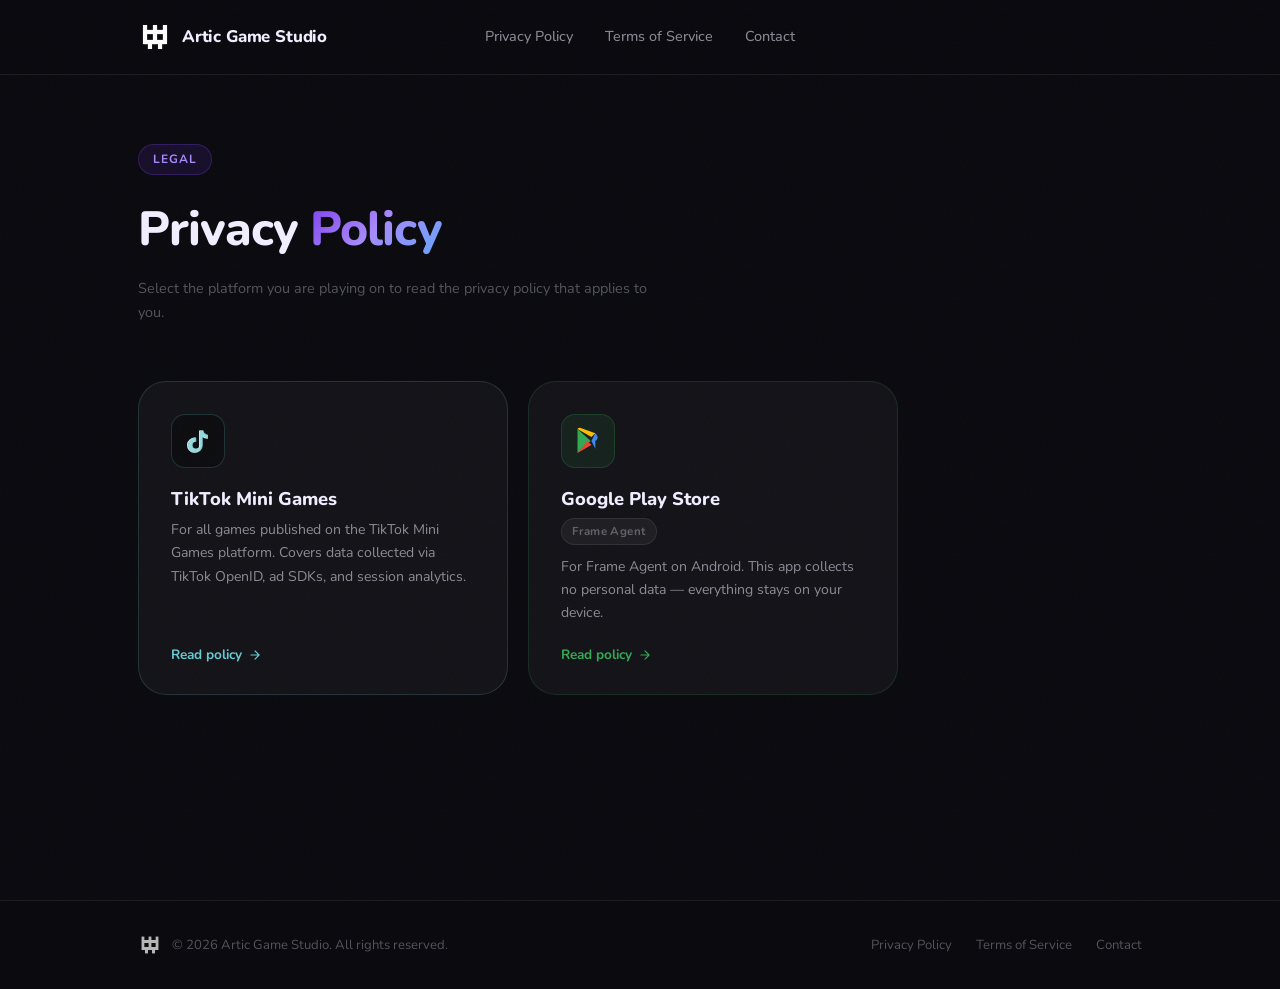
<file: privacy.html>
<!DOCTYPE html>
<html lang="en">
<head>
  <meta charset="UTF-8" />
  <meta name="viewport" content="width=device-width, initial-scale=1.0" />
  <meta name="description" content="Artic Game Studio Privacy Policy — Choose your platform to view the relevant privacy policy." />
  <title>Privacy Policy — Artic Game Studio</title>
  <link rel="icon" type="image/svg+xml" href="logo.svg" />
  <link rel="preconnect" href="https://fonts.googleapis.com" />
  <link rel="preconnect" href="https://fonts.gstatic.com" crossorigin />
  <link href="https://fonts.googleapis.com/css2?family=Nunito:wght@400;500;600;700;800;900&display=swap" rel="stylesheet" />
  <link rel="stylesheet" href="styles.css" />
  <style>
    .privacy-hub { padding: 9rem 0 6rem; min-height: 100vh; }
    .privacy-hub-header { margin-bottom: 3.5rem; }
    .privacy-hub-header h1 {
      font-family: var(--font-display); font-size: clamp(2rem, 5vw, 3rem);
      font-weight: 800; letter-spacing: -0.02em; margin-bottom: 0.5rem;
    }
    .privacy-hub-header p { color: var(--text-muted); font-size: 0.9rem; max-width: 520px; line-height: 1.7; }

    .platform-grid {
      display: grid;
      grid-template-columns: repeat(auto-fit, minmax(300px, 1fr));
      gap: 1.25rem;
      max-width: 760px;
    }

    .platform-card {
      position: relative; overflow: hidden;
      display: flex; flex-direction: column; gap: 1rem;
      background: var(--bg-glass);
      border: 1px solid var(--bg-glass-border);
      border-radius: var(--radius-lg);
      padding: 2rem 2rem 1.75rem;
      transition: border-color 0.25s ease, transform 0.25s ease, box-shadow 0.25s ease;
      text-decoration: none; color: inherit;
    }
    .platform-card:hover {
      transform: translateY(-4px);
    }
    .platform-card::before {
      content: '';
      position: absolute; inset: 0;
      background: radial-gradient(ellipse at 20% 20%, rgba(124,58,237,0.08) 0%, transparent 65%);
      opacity: 0; transition: opacity 0.3s ease;
    }
    .platform-card:hover::before { opacity: 1; }

    .card-icon {
      width: 54px; height: 54px; border-radius: 14px;
      display: flex; align-items: center; justify-content: center;
      flex-shrink: 0;
    }
    .card-icon svg { width: 28px; height: 28px; }

    .card-title {
      font-family: var(--font-display); font-size: 1.15rem;
      font-weight: 800; color: var(--text-primary); margin-bottom: 0.3rem;
    }
    .card-desc {
      font-size: 0.88rem; color: var(--text-secondary); line-height: 1.65;
    }
    .card-body { flex: 1; }

    .card-cta {
      display: inline-flex; align-items: center; gap: 6px;
      font-size: 0.85rem; font-weight: 700;
      margin-top: 0.25rem;
      transition: gap 0.2s ease;
    }
    .platform-card:hover .card-cta { gap: 10px; }

    /* TikTok */
    .card-tiktok { border-color: rgba(105,201,208,0.18); }
    .card-tiktok .card-icon { background: rgba(0,0,0,0.3); border: 1px solid rgba(105,201,208,0.2); }
    .card-tiktok:hover { border-color: rgba(105,201,208,0.45); box-shadow: 0 20px 50px rgba(105,201,208,0.08); }
    .card-tiktok .card-cta { color: #69c9d0; }

    /* Google Play */
    .card-gplay { border-color: rgba(52,168,83,0.18); }
    .card-gplay .card-icon { background: rgba(52,168,83,0.1); border: 1px solid rgba(52,168,83,0.22); }
    .card-gplay:hover { border-color: rgba(52,168,83,0.45); box-shadow: 0 20px 50px rgba(52,168,83,0.08); }
    .card-gplay .card-cta { color: #34a853; }

    .game-pill {
      display: inline-flex; align-items: center; gap: 0.4rem;
      background: rgba(255,255,255,0.05);
      border: 1px solid var(--bg-glass-border);
      border-radius: var(--radius-full);
      padding: 0.2rem 0.65rem;
      font-size: 0.72rem; font-weight: 700;
      color: var(--text-muted); letter-spacing: 0.03em;
    }
  </style>
</head>
<body class="loaded">
<div class="noise-overlay" aria-hidden="true"></div>

<nav class="nav scrolled" role="navigation" aria-label="Main navigation">
  <div class="nav-inner">
    <a href="index.html" class="nav-logo" aria-label="Artic Game Studio">
      <img src="logo.svg" alt="Artic Game Studio Logo" class="nav-logo-img" />
      <span class="nav-logo-text">Artic Game Studio</span>
    </a>
    <div class="nav-center">
      <a href="privacy.html" class="nav-link" id="nav-priv">Privacy Policy</a>
      <a href="terms.html" class="nav-link" id="nav-terms">Terms of Service</a>
      <a href="index.html#contact" class="nav-link" id="nav-contact">Contact</a>
    </div>
  </div>
</nav>

<main class="privacy-hub">
  <div class="container">
    <div class="privacy-hub-header">
      <div class="section-tag">Legal</div>
      <h1>Privacy <span class="gradient-text">Policy</span></h1>
      <p>Select the platform you are playing on to read the privacy policy that applies to you.</p>
    </div>

    <div class="platform-grid">

      <!-- TikTok Mini Games -->
      <a href="privacy-tiktok.html" class="platform-card card-tiktok" id="platform-tiktok">
        <div class="card-icon">
          <svg viewBox="0 0 32 32" fill="none" xmlns="http://www.w3.org/2000/svg">
            <path d="M27.2 13.52a10.84 10.84 0 01-6.34-2.04v9.3a8.68 8.68 0 11-7.46-8.59v4.78a3.97 3.97 0 103.86 3.81V4h4.48c.4 2.83 2.65 5.06 5.46 5.41v4.11z" fill="#ffffff"/>
            <path d="M21.6 20.78a8.68 8.68 0 11-7.46-8.59v4.78a3.97 3.97 0 103.86 3.81V4h4.48c.13.9.37 1.77.74 2.58A10.84 10.84 0 0027.2 8.6v4.92a10.84 10.84 0 01-5.6-2.72v9.98z" fill="#69C9D0" opacity="0.7"/>
          </svg>
        </div>
        <div class="card-body">
          <div class="card-title">TikTok Mini Games</div>
          <p class="card-desc">For all games published on the TikTok Mini Games platform. Covers data collected via TikTok OpenID, ad SDKs, and session analytics.</p>
        </div>
        <div class="card-cta">
          Read policy
          <svg width="14" height="14" viewBox="0 0 24 24" fill="none"><path d="M5 12h14M12 5l7 7-7 7" stroke="currentColor" stroke-width="2" stroke-linecap="round" stroke-linejoin="round"/></svg>
        </div>
      </a>

      <!-- Google Play Store -->
      <a href="gpsandasprivacy.html" class="platform-card card-gplay" id="platform-googleplay">
        <div class="card-icon">
          <svg viewBox="0 0 32 32" fill="none" xmlns="http://www.w3.org/2000/svg">
            <path d="M4 2.33L18.97 16 4 29.67V2.33z" fill="#34A853"/>
            <path d="M4 2.33l15.93 9.2L24.4 7.2 7.67 1.2A3 3 0 004 2.33z" fill="#FBBC04"/>
            <path d="M4 29.67L19.93 20.5l-4.5-4.5L4 29.67z" fill="#EA4335"/>
            <path d="M24.4 24.8l-4.47-8.8 4.47-8.8C26.1 9.08 27 10.5 27 12s-.9 2.92-2.6 3.8v9z" fill="#4285F4"/>
          </svg>
        </div>
        <div class="card-body">
          <div class="card-title">Google Play Store</div>
          <div style="margin-bottom:0.6rem;"><span class="game-pill">Frame Agent</span></div>
          <p class="card-desc">For Frame Agent on Android. This app collects no personal data — everything stays on your device.</p>
        </div>
        <div class="card-cta">
          Read policy
          <svg width="14" height="14" viewBox="0 0 24 24" fill="none"><path d="M5 12h14M12 5l7 7-7 7" stroke="currentColor" stroke-width="2" stroke-linecap="round" stroke-linejoin="round"/></svg>
        </div>
      </a>

    </div>
  </div>
</main>

<footer class="footer" role="contentinfo">
  <div class="container">
    <div class="footer-inner">
      <div class="footer-brand">
        <img src="logo.svg" alt="" class="footer-logo-img" aria-hidden="true" />
        <span>&copy; 2026 Artic Game Studio. All rights reserved.</span>
      </div>
      <div class="footer-links">
        <a href="privacy.html" id="priv-privacy">Privacy Policy</a>
        <a href="terms.html" id="priv-terms">Terms of Service</a>
        <a href="index.html#contact" id="priv-contact">Contact</a>
      </div>
    </div>
  </div>
</footer>
</body>
</html>
</file>
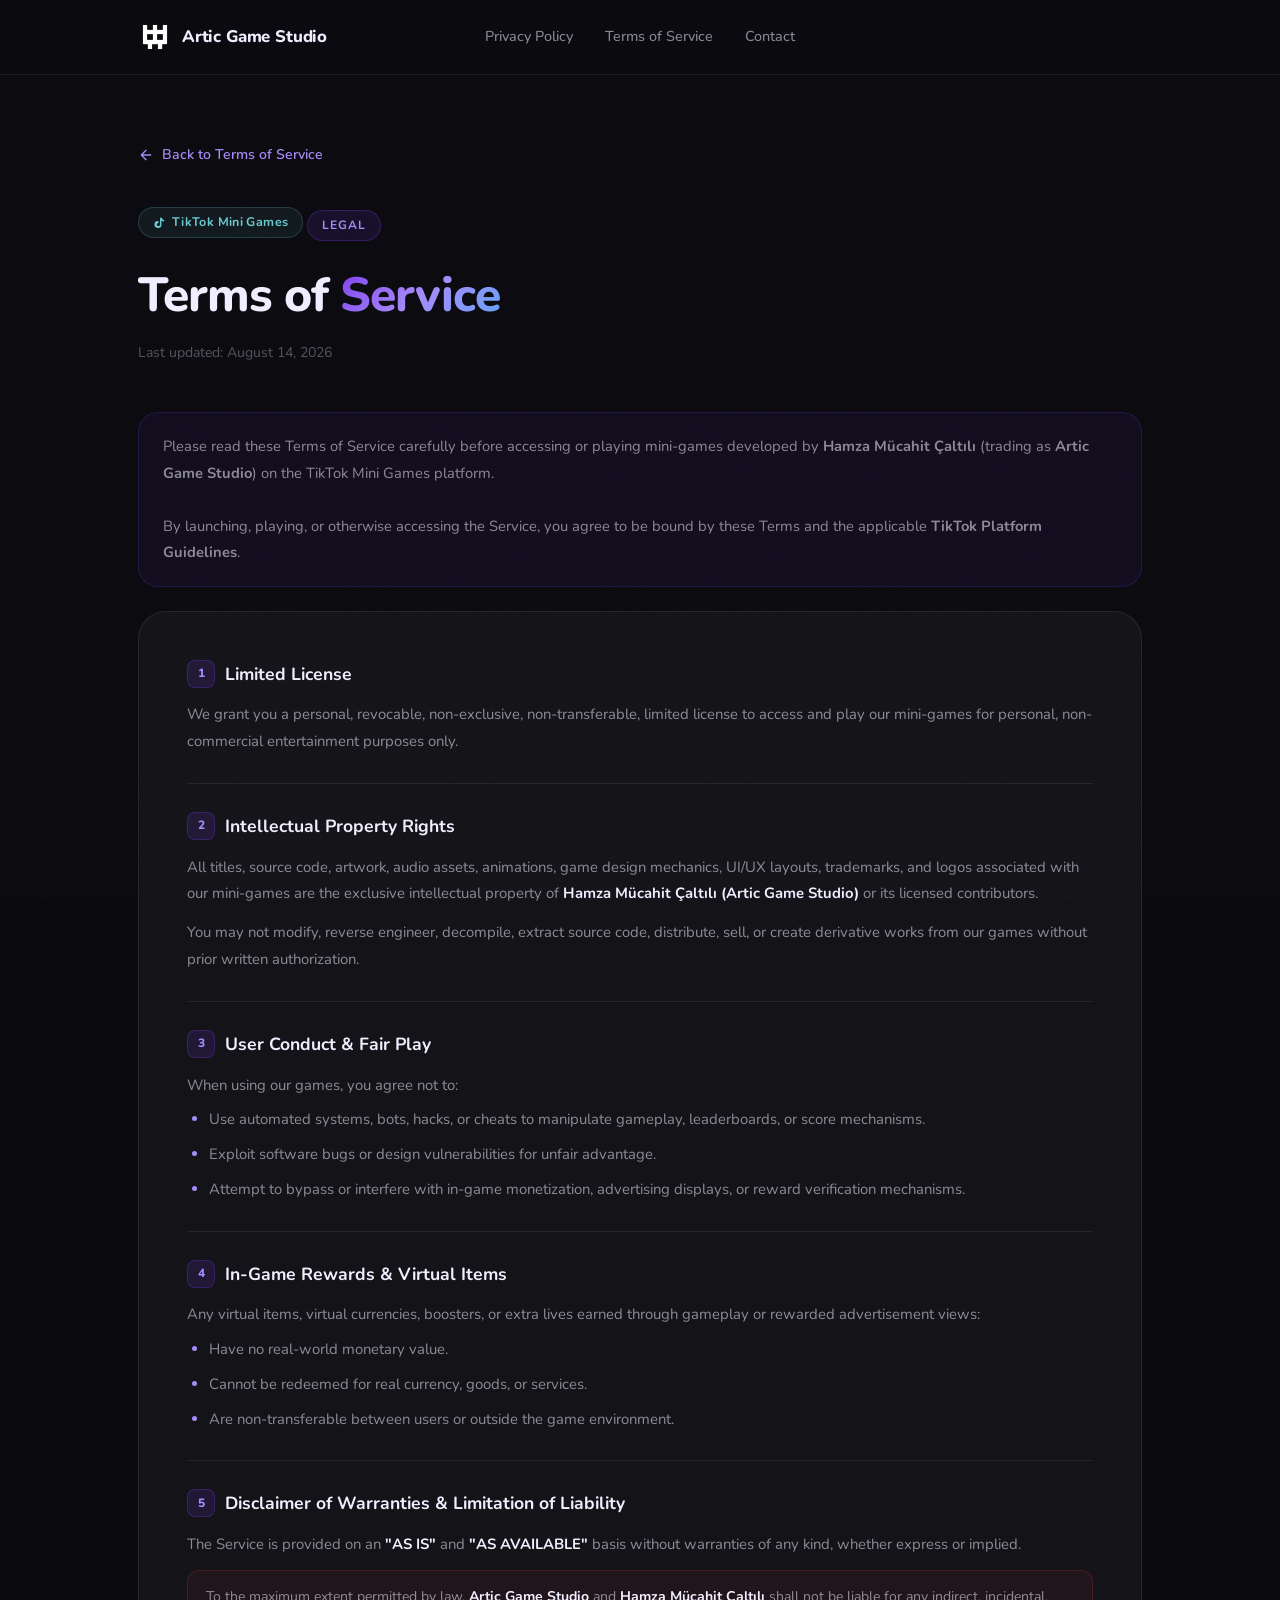
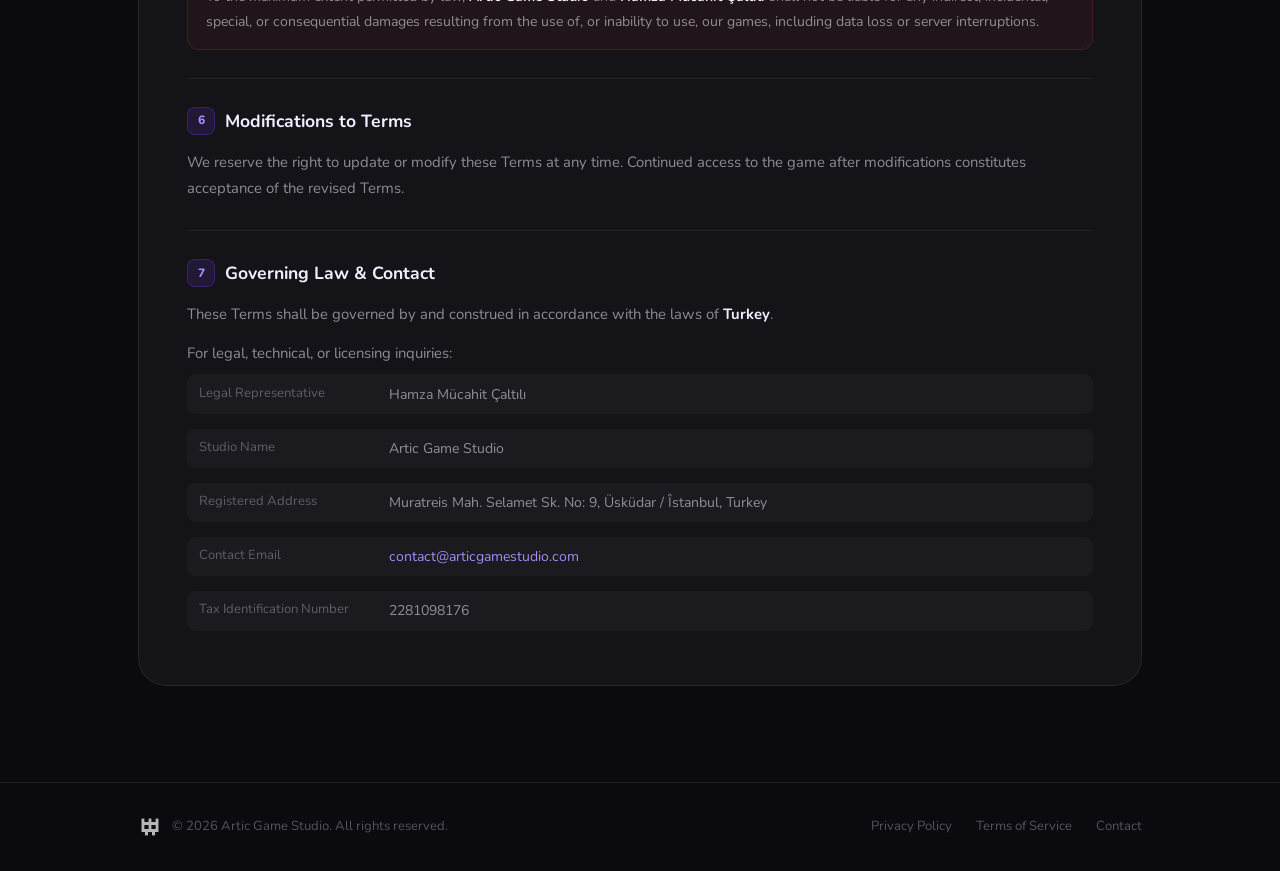
<file: terms-tiktok.html>
<!DOCTYPE html>
<html lang="en">
<head>
  <meta charset="UTF-8" />
  <meta name="viewport" content="width=device-width, initial-scale=1.0" />
  <meta name="description" content="Artic Game Studio Terms of Service — Rules and conditions for playing our TikTok Mini Games." />
  <title>Terms of Service — TikTok Mini Games | Artic Game Studio</title>
  <link rel="icon" type="image/svg+xml" href="logo.svg" />
  <link rel="preconnect" href="https://fonts.googleapis.com" />
  <link rel="preconnect" href="https://fonts.gstatic.com" crossorigin />
  <link href="https://fonts.googleapis.com/css2?family=Nunito:wght@400;500;600;700;800;900&display=swap" rel="stylesheet" />
  <link rel="stylesheet" href="styles.css" />
  <style>
    .legal-page { padding: 9rem 0 6rem; min-height: 100vh; }
    .legal-header { margin-bottom: 3rem; }
    .legal-header h1 {
      font-family: var(--font-display); font-size: clamp(2rem, 5vw, 3rem);
      font-weight: 800; letter-spacing: -0.02em; margin-bottom: 0.5rem;
    }
    .legal-header p { color: var(--text-muted); font-size: 0.88rem; }
    .legal-body {
      background: var(--bg-glass);
      border: 1px solid var(--bg-glass-border);
      border-radius: var(--radius-lg);
      padding: clamp(1.75rem, 4vw, 3rem);
      display: flex; flex-direction: column; gap: 0;
    }
    .legal-section { padding: 1.75rem 0; border-bottom: 1px solid var(--bg-glass-border); }
    .legal-section:first-child { padding-top: 0; }
    .legal-section:last-child { padding-bottom: 0; border-bottom: none; }
    .legal-section h2 {
      font-family: var(--font-display); font-size: 1.1rem; font-weight: 700;
      margin-bottom: 0.85rem; color: var(--text-primary);
      display: flex; align-items: center; gap: 0.6rem;
    }
    .legal-section h2 .section-num {
      display: inline-flex; align-items: center; justify-content: center;
      width: 28px; height: 28px; flex-shrink: 0;
      background: rgba(124,58,237,0.14); border: 1px solid rgba(124,58,237,0.28);
      border-radius: 8px; font-size: 0.75rem; color: var(--purple-400); font-weight: 800;
    }
    .legal-section p, .legal-section ul { color: var(--text-secondary); font-size: 0.93rem; line-height: 1.8; }
    .legal-section p + p { margin-top: 0.75rem; }
    .legal-section ul { padding-left: 1.4rem; display: flex; flex-direction: column; gap: 0.5rem; margin-top: 0.5rem; }
    .legal-section li::marker { color: var(--purple-400); }
    .legal-section strong { color: var(--text-primary); font-weight: 700; }
    .contact-detail-list { list-style: none !important; padding-left: 0 !important; }
    .contact-detail-list li {
      display: flex; align-items: flex-start; gap: 0.6rem;
      padding: 0.45rem 0.75rem; background: rgba(255,255,255,0.03);
      border-radius: 8px; margin-bottom: 0.4rem;
    }
    .contact-detail-list li span.label { color: var(--text-muted); font-size: 0.82rem; min-width: 180px; flex-shrink: 0; }
    .contact-detail-list li span.value { color: var(--text-secondary); font-size: 0.88rem; word-break: break-all; }
    .legal-link { color: var(--purple-400); transition: color 0.2s; }
    .legal-link:hover { color: var(--purple-500); }
    .back-link {
      display: inline-flex; align-items: center; gap: 8px;
      color: var(--purple-400); font-size: 0.88rem; font-weight: 600;
      margin-bottom: 2.5rem; transition: gap 0.2s ease;
    }
    .back-link:hover { gap: 12px; }
    .intro-block {
      background: rgba(124,58,237,0.07); border: 1px solid rgba(124,58,237,0.18);
      border-radius: var(--radius-md); padding: 1.25rem 1.5rem;
      color: var(--text-secondary); font-size: 0.92rem; line-height: 1.8; margin-bottom: 1.5rem;
    }
    .warning-block {
      background: rgba(239,68,68,0.06); border: 1px solid rgba(239,68,68,0.18);
      border-radius: var(--radius-sm); padding: 0.9rem 1.1rem;
      color: var(--text-secondary); font-size: 0.88rem; line-height: 1.75; margin-top: 0.75rem;
    }
    .platform-badge {
      display: inline-flex; align-items: center; gap: 0.4rem;
      background: rgba(105,201,208,0.08); border: 1px solid rgba(105,201,208,0.2);
      border-radius: var(--radius-full); padding: 0.3rem 0.85rem;
      font-size: 0.78rem; font-weight: 700; color: #69c9d0;
      margin-bottom: 1rem; letter-spacing: 0.03em;
    }
  </style>
</head>
<body class="loaded">
<div class="noise-overlay" aria-hidden="true"></div>

<nav class="nav scrolled" role="navigation" aria-label="Main navigation">
  <div class="nav-inner">
    <a href="index.html" class="nav-logo" aria-label="Artic Game Studio">
      <img src="logo.svg" alt="Artic Game Studio Logo" class="nav-logo-img" />
      <span class="nav-logo-text">Artic Game Studio</span>
    </a>
    <div class="nav-center">
      <a href="privacy.html" class="nav-link" id="nav-priv">Privacy Policy</a>
      <a href="terms.html" class="nav-link" id="nav-terms">Terms of Service</a>
      <a href="index.html#contact" class="nav-link" id="nav-contact">Contact</a>
    </div>
  </div>
</nav>

<main class="legal-page">
  <div class="container">
    <a href="terms.html" class="back-link">
      <svg width="16" height="16" viewBox="0 0 24 24" fill="none" aria-hidden="true"><path d="M19 12H5M12 19l-7-7 7-7" stroke="currentColor" stroke-width="2" stroke-linecap="round" stroke-linejoin="round"/></svg>
      Back to Terms of Service
    </a>
    <div class="legal-header">
      <div class="platform-badge">
        <svg width="13" height="13" viewBox="0 0 32 32" fill="none"><path d="M27.2 13.52a10.84 10.84 0 01-6.34-2.04v9.3a8.68 8.68 0 11-7.46-8.59v4.78a3.97 3.97 0 103.86 3.81V4h4.48c.4 2.83 2.65 5.06 5.46 5.41v4.11z" fill="#69C9D0"/></svg>
        TikTok Mini Games
      </div>
      <div class="section-tag">Legal</div>
      <h1>Terms of <span class="gradient-text">Service</span></h1>
      <p>Last updated: August 14, 2026</p>
    </div>

    <div class="intro-block">
      Please read these Terms of Service carefully before accessing or playing mini-games developed by <strong>Hamza M&uuml;cahit &Ccedil;alt&#305;l&#305;</strong> (trading as <strong>Artic Game Studio</strong>) on the TikTok Mini Games platform.
      <br /><br />
      By launching, playing, or otherwise accessing the Service, you agree to be bound by these Terms and the applicable <strong>TikTok Platform Guidelines</strong>.
    </div>

    <div class="legal-body">
      <div class="legal-section">
        <h2><span class="section-num">1</span>Limited License</h2>
        <p>We grant you a personal, revocable, non-exclusive, non-transferable, limited license to access and play our mini-games for personal, non-commercial entertainment purposes only.</p>
      </div>
      <div class="legal-section">
        <h2><span class="section-num">2</span>Intellectual Property Rights</h2>
        <p>All titles, source code, artwork, audio assets, animations, game design mechanics, UI/UX layouts, trademarks, and logos associated with our mini-games are the exclusive intellectual property of <strong>Hamza M&uuml;cahit &Ccedil;alt&#305;l&#305; (Artic Game Studio)</strong> or its licensed contributors.</p>
        <p>You may not modify, reverse engineer, decompile, extract source code, distribute, sell, or create derivative works from our games without prior written authorization.</p>
      </div>
      <div class="legal-section">
        <h2><span class="section-num">3</span>User Conduct &amp; Fair Play</h2>
        <p>When using our games, you agree not to:</p>
        <ul>
          <li>Use automated systems, bots, hacks, or cheats to manipulate gameplay, leaderboards, or score mechanisms.</li>
          <li>Exploit software bugs or design vulnerabilities for unfair advantage.</li>
          <li>Attempt to bypass or interfere with in-game monetization, advertising displays, or reward verification mechanisms.</li>
        </ul>
      </div>
      <div class="legal-section">
        <h2><span class="section-num">4</span>In-Game Rewards &amp; Virtual Items</h2>
        <p>Any virtual items, virtual currencies, boosters, or extra lives earned through gameplay or rewarded advertisement views:</p>
        <ul>
          <li>Have no real-world monetary value.</li>
          <li>Cannot be redeemed for real currency, goods, or services.</li>
          <li>Are non-transferable between users or outside the game environment.</li>
        </ul>
      </div>
      <div class="legal-section">
        <h2><span class="section-num">5</span>Disclaimer of Warranties &amp; Limitation of Liability</h2>
        <p>The Service is provided on an <strong>"AS IS"</strong> and <strong>"AS AVAILABLE"</strong> basis without warranties of any kind, whether express or implied.</p>
        <div class="warning-block">
          To the maximum extent permitted by law, <strong>Artic Game Studio</strong> and <strong>Hamza M&uuml;cahit &Ccedil;alt&#305;l&#305;</strong> shall not be liable for any indirect, incidental, special, or consequential damages resulting from the use of, or inability to use, our games, including data loss or server interruptions.
        </div>
      </div>
      <div class="legal-section">
        <h2><span class="section-num">6</span>Modifications to Terms</h2>
        <p>We reserve the right to update or modify these Terms at any time. Continued access to the game after modifications constitutes acceptance of the revised Terms.</p>
      </div>
      <div class="legal-section">
        <h2><span class="section-num">7</span>Governing Law &amp; Contact</h2>
        <p>These Terms shall be governed by and construed in accordance with the laws of <strong>Turkey</strong>.</p>
        <p>For legal, technical, or licensing inquiries:</p>
        <ul class="contact-detail-list">
          <li><span class="label">Legal Representative</span><span class="value">Hamza M&uuml;cahit &Ccedil;alt&#305;l&#305;</span></li>
          <li><span class="label">Studio Name</span><span class="value">Artic Game Studio</span></li>
          <li><span class="label">Registered Address</span><span class="value">Muratreis Mah. Selamet Sk. No: 9, &Uuml;sk&uuml;dar / &Icirc;stanbul, Turkey</span></li>
          <li><span class="label">Contact Email</span><span class="value"><a href="mailto:contact@articgamestudio.com" class="legal-link">contact@articgamestudio.com</a></span></li>
          <li><span class="label">Tax Identification Number</span><span class="value">2281098176</span></li>
        </ul>
      </div>
    </div>
  </div>
</main>

<footer class="footer" role="contentinfo">
  <div class="container">
    <div class="footer-inner">
      <div class="footer-brand">
        <img src="logo.svg" alt="" class="footer-logo-img" aria-hidden="true" />
        <span>&copy; 2026 Artic Game Studio. All rights reserved.</span>
      </div>
      <div class="footer-links">
        <a href="privacy.html" id="tiktok-terms-privacy">Privacy Policy</a>
        <a href="terms.html" id="tiktok-terms-tos">Terms of Service</a>
        <a href="index.html#contact" id="tiktok-terms-contact">Contact</a>
      </div>
    </div>
  </div>
</footer>
</body>
</html>
</file>
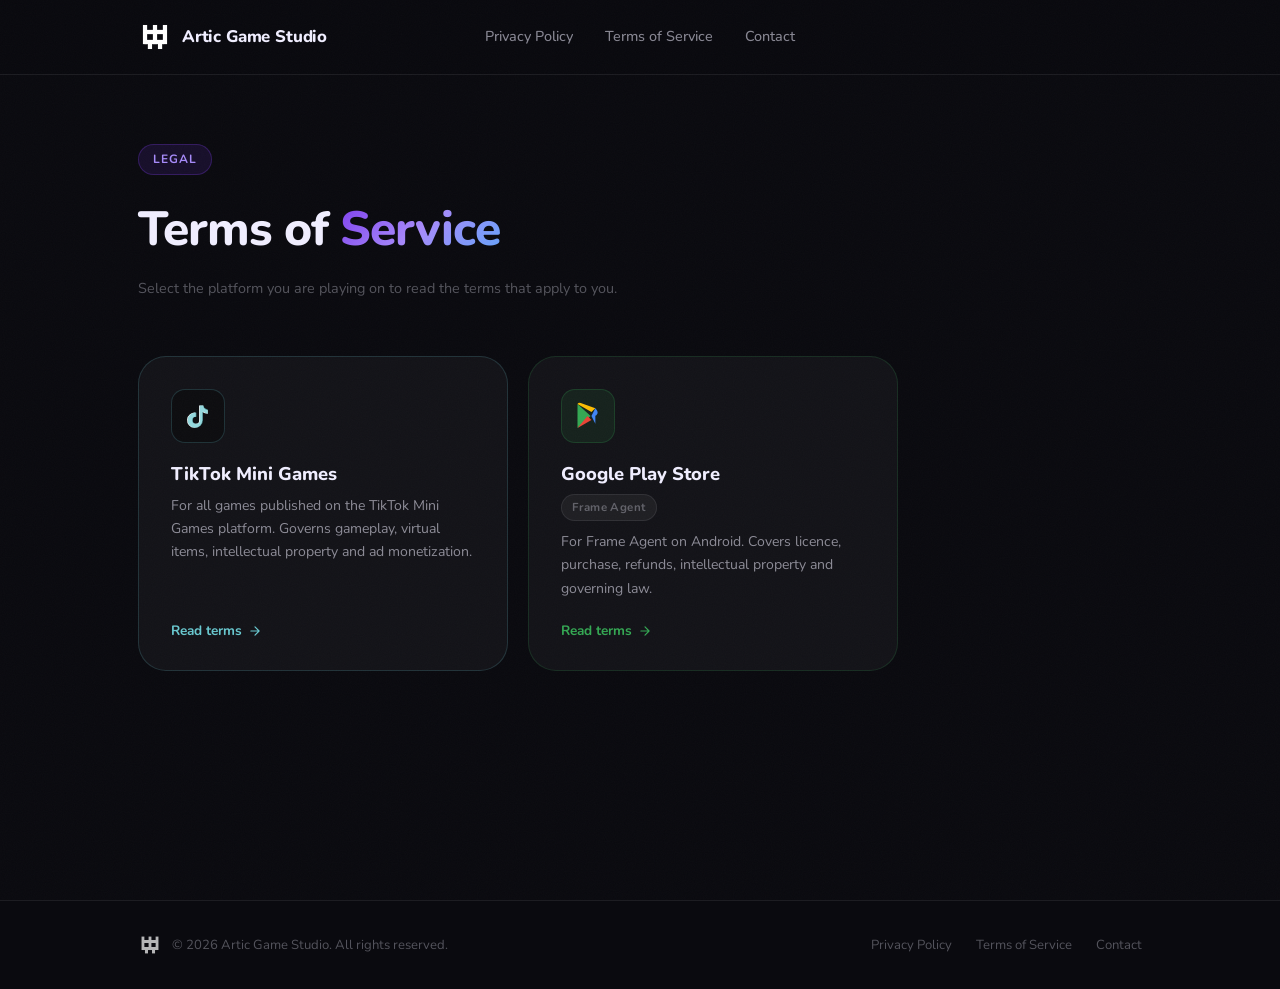
<file: terms.html>
<!DOCTYPE html>
<html lang="en">
<head>
  <meta charset="UTF-8" />
  <meta name="viewport" content="width=device-width, initial-scale=1.0" />
  <meta name="description" content="Artic Game Studio Terms of Service — Choose your platform to view the relevant terms." />
  <title>Terms of Service — Artic Game Studio</title>
  <link rel="icon" type="image/svg+xml" href="logo.svg" />
  <link rel="preconnect" href="https://fonts.googleapis.com" />
  <link rel="preconnect" href="https://fonts.gstatic.com" crossorigin />
  <link href="https://fonts.googleapis.com/css2?family=Nunito:wght@400;500;600;700;800;900&display=swap" rel="stylesheet" />
  <link rel="stylesheet" href="styles.css" />
  <style>
    .privacy-hub { padding: 9rem 0 6rem; min-height: 100vh; }
    .privacy-hub-header { margin-bottom: 3.5rem; }
    .privacy-hub-header h1 {
      font-family: var(--font-display); font-size: clamp(2rem, 5vw, 3rem);
      font-weight: 800; letter-spacing: -0.02em; margin-bottom: 0.5rem;
    }
    .privacy-hub-header p { color: var(--text-muted); font-size: 0.9rem; max-width: 520px; line-height: 1.7; }

    .platform-grid {
      display: grid;
      grid-template-columns: repeat(auto-fit, minmax(300px, 1fr));
      gap: 1.25rem;
      max-width: 760px;
    }

    .platform-card {
      position: relative; overflow: hidden;
      display: flex; flex-direction: column; gap: 1rem;
      background: var(--bg-glass);
      border: 1px solid var(--bg-glass-border);
      border-radius: var(--radius-lg);
      padding: 2rem 2rem 1.75rem;
      transition: border-color 0.25s ease, transform 0.25s ease, box-shadow 0.25s ease;
      text-decoration: none; color: inherit;
    }
    .platform-card:hover { transform: translateY(-4px); }
    .platform-card::before {
      content: '';
      position: absolute; inset: 0;
      background: radial-gradient(ellipse at 20% 20%, rgba(124,58,237,0.08) 0%, transparent 65%);
      opacity: 0; transition: opacity 0.3s ease;
    }
    .platform-card:hover::before { opacity: 1; }

    .card-icon {
      width: 54px; height: 54px; border-radius: 14px;
      display: flex; align-items: center; justify-content: center;
      flex-shrink: 0;
    }
    .card-icon svg { width: 28px; height: 28px; }

    .card-title {
      font-family: var(--font-display); font-size: 1.15rem;
      font-weight: 800; color: var(--text-primary); margin-bottom: 0.3rem;
    }
    .card-desc { font-size: 0.88rem; color: var(--text-secondary); line-height: 1.65; }
    .card-body { flex: 1; }

    .card-cta {
      display: inline-flex; align-items: center; gap: 6px;
      font-size: 0.85rem; font-weight: 700;
      margin-top: 0.25rem; transition: gap 0.2s ease;
    }
    .platform-card:hover .card-cta { gap: 10px; }

    .card-tiktok { border-color: rgba(105,201,208,0.18); }
    .card-tiktok .card-icon { background: rgba(0,0,0,0.3); border: 1px solid rgba(105,201,208,0.2); }
    .card-tiktok:hover { border-color: rgba(105,201,208,0.45); box-shadow: 0 20px 50px rgba(105,201,208,0.08); }
    .card-tiktok .card-cta { color: #69c9d0; }

    .card-gplay { border-color: rgba(52,168,83,0.18); }
    .card-gplay .card-icon { background: rgba(52,168,83,0.1); border: 1px solid rgba(52,168,83,0.22); }
    .card-gplay:hover { border-color: rgba(52,168,83,0.45); box-shadow: 0 20px 50px rgba(52,168,83,0.08); }
    .card-gplay .card-cta { color: #34a853; }

    .game-pill {
      display: inline-flex; align-items: center; gap: 0.4rem;
      background: rgba(255,255,255,0.05);
      border: 1px solid var(--bg-glass-border);
      border-radius: var(--radius-full);
      padding: 0.2rem 0.65rem;
      font-size: 0.72rem; font-weight: 700;
      color: var(--text-muted); letter-spacing: 0.03em;
    }
  </style>
</head>
<body class="loaded">
<div class="noise-overlay" aria-hidden="true"></div>

<nav class="nav scrolled" role="navigation" aria-label="Main navigation">
  <div class="nav-inner">
    <a href="index.html" class="nav-logo" aria-label="Artic Game Studio">
      <img src="logo.svg" alt="Artic Game Studio Logo" class="nav-logo-img" />
      <span class="nav-logo-text">Artic Game Studio</span>
    </a>
    <div class="nav-center">
      <a href="privacy.html" class="nav-link" id="nav-priv">Privacy Policy</a>
      <a href="terms.html" class="nav-link" id="nav-terms">Terms of Service</a>
      <a href="index.html#contact" class="nav-link" id="nav-contact">Contact</a>
    </div>
  </div>
</nav>

<main class="privacy-hub">
  <div class="container">
    <div class="privacy-hub-header">
      <div class="section-tag">Legal</div>
      <h1>Terms of <span class="gradient-text">Service</span></h1>
      <p>Select the platform you are playing on to read the terms that apply to you.</p>
    </div>

    <div class="platform-grid">

      <!-- TikTok Mini Games -->
      <a href="terms-tiktok.html" class="platform-card card-tiktok" id="platform-tiktok">
        <div class="card-icon">
          <svg viewBox="0 0 32 32" fill="none" xmlns="http://www.w3.org/2000/svg">
            <path d="M27.2 13.52a10.84 10.84 0 01-6.34-2.04v9.3a8.68 8.68 0 11-7.46-8.59v4.78a3.97 3.97 0 103.86 3.81V4h4.48c.4 2.83 2.65 5.06 5.46 5.41v4.11z" fill="#ffffff"/>
            <path d="M21.6 20.78a8.68 8.68 0 11-7.46-8.59v4.78a3.97 3.97 0 103.86 3.81V4h4.48c.13.9.37 1.77.74 2.58A10.84 10.84 0 0027.2 8.6v4.92a10.84 10.84 0 01-5.6-2.72v9.98z" fill="#69C9D0" opacity="0.7"/>
          </svg>
        </div>
        <div class="card-body">
          <div class="card-title">TikTok Mini Games</div>
          <p class="card-desc">For all games published on the TikTok Mini Games platform. Governs gameplay, virtual items, intellectual property and ad monetization.</p>
        </div>
        <div class="card-cta">
          Read terms
          <svg width="14" height="14" viewBox="0 0 24 24" fill="none"><path d="M5 12h14M12 5l7 7-7 7" stroke="currentColor" stroke-width="2" stroke-linecap="round" stroke-linejoin="round"/></svg>
        </div>
      </a>

      <!-- Google Play Store -->
      <a href="gpsandasterms.html" class="platform-card card-gplay" id="platform-googleplay">
        <div class="card-icon">
          <svg viewBox="0 0 32 32" fill="none" xmlns="http://www.w3.org/2000/svg">
            <path d="M4 2.33L18.97 16 4 29.67V2.33z" fill="#34A853"/>
            <path d="M4 2.33l15.93 9.2L24.4 7.2 7.67 1.2A3 3 0 004 2.33z" fill="#FBBC04"/>
            <path d="M4 29.67L19.93 20.5l-4.5-4.5L4 29.67z" fill="#EA4335"/>
            <path d="M24.4 24.8l-4.47-8.8 4.47-8.8C26.1 9.08 27 10.5 27 12s-.9 2.92-2.6 3.8v9z" fill="#4285F4"/>
          </svg>
        </div>
        <div class="card-body">
          <div class="card-title">Google Play Store</div>
          <div style="margin-bottom:0.6rem;"><span class="game-pill">Frame Agent</span></div>
          <p class="card-desc">For Frame Agent on Android. Covers licence, purchase, refunds, intellectual property and governing law.</p>
        </div>
        <div class="card-cta">
          Read terms
          <svg width="14" height="14" viewBox="0 0 24 24" fill="none"><path d="M5 12h14M12 5l7 7-7 7" stroke="currentColor" stroke-width="2" stroke-linecap="round" stroke-linejoin="round"/></svg>
        </div>
      </a>

    </div>
  </div>
</main>

<footer class="footer" role="contentinfo">
  <div class="container">
    <div class="footer-inner">
      <div class="footer-brand">
        <img src="logo.svg" alt="" class="footer-logo-img" aria-hidden="true" />
        <span>&copy; 2026 Artic Game Studio. All rights reserved.</span>
      </div>
      <div class="footer-links">
        <a href="privacy.html" id="terms-privacy">Privacy Policy</a>
        <a href="terms.html" id="terms-tos">Terms of Service</a>
        <a href="index.html#contact" id="terms-contact">Contact</a>
      </div>
    </div>
  </div>
</footer>
</body>
</html>
</file>
<file: styles.css>
/* =========================================
   ARTIC GAME STUDIO — MINIMAL 2026
   ========================================= */

:root {
  --purple-400: #a78bfa;
  --purple-500: #8b5cf6;
  --purple-600: #7c3aed;

  --bg-base:    #0a0a0f;
  --bg-surface: #111118;
  --bg-glass:   rgba(255,255,255,0.04);
  --bg-glass-border: rgba(255,255,255,0.08);

  --text-primary:   #f0eeff;
  --text-secondary: rgba(240,238,255,0.55);
  --text-muted:     rgba(240,238,255,0.32);

  --gradient-primary: linear-gradient(135deg, #7c3aed, #a78bfa, #60a5fa);

  --radius-sm:   12px;
  --radius-md:   20px;
  --radius-lg:   28px;
  --radius-xl:   40px;
  --radius-full: 9999px;

  --transition: 0.25s cubic-bezier(0.4, 0, 0.2, 1);

  --font-display: 'Nunito', sans-serif;
  --font-body:    'Nunito', sans-serif;
}

/* --- RESET --- */
*, *::before, *::after { box-sizing: border-box; margin: 0; padding: 0; }
html { scroll-behavior: smooth; -webkit-text-size-adjust: 100%; }
body {
  background: var(--bg-base);
  color: var(--text-primary);
  font-family: var(--font-body);
  line-height: 1.6;
  overflow-x: hidden;
  min-height: 100vh;
  opacity: 0;
  transition: opacity 0.4s ease;
}
body.loaded { opacity: 1; }
a { text-decoration: none; color: inherit; }
img { max-width: 100%; display: block; }
button { cursor: pointer; border: none; background: none; font: inherit; }

/* --- NOISE --- */
.noise-overlay {
  position: fixed; inset: 0; pointer-events: none; z-index: 1000;
  opacity: 0.025;
  background-image: url("data:image/svg+xml,%3Csvg viewBox='0 0 256 256' xmlns='http://www.w3.org/2000/svg'%3E%3Cfilter id='n'%3E%3CfeTurbulence type='fractalNoise' baseFrequency='0.9' numOctaves='4' stitchTiles='stitch'/%3E%3C/filter%3E%3Crect width='100%25' height='100%25' filter='url(%23n)'/%3E%3C/svg%3E");
  background-size: 256px 256px;
}

/* --- CURSOR --- */
@media (pointer: fine) {
  .custom-cursor {
    width: 10px; height: 10px;
    background: var(--purple-500); border-radius: 50%;
    position: fixed; pointer-events: none; z-index: 9999;
    transform: translate(-50%, -50%);
    transition: width .2s, height .2s;
    mix-blend-mode: screen;
  }
  .custom-cursor-follower {
    width: 32px; height: 32px;
    border: 1.5px solid rgba(124,58,237,0.45); border-radius: 50%;
    position: fixed; pointer-events: none; z-index: 9998;
    transform: translate(-50%, -50%);
    transition: all 0.1s ease;
  }
  body.cursor-hover .custom-cursor { width: 18px; height: 18px; }
  body.cursor-hover .custom-cursor-follower { width: 48px; height: 48px; border-color: var(--purple-400); }
}
@media (pointer: coarse) {
  .custom-cursor, .custom-cursor-follower { display: none; }
}

/* --- UTILITIES --- */
.container { max-width: 1100px; margin: 0 auto; padding: 0 clamp(1.25rem, 5vw, 3rem); }

.gradient-text {
  background: var(--gradient-primary);
  -webkit-background-clip: text; background-clip: text;
  -webkit-text-fill-color: transparent;
}

.section-tag {
  display: inline-flex; align-items: center; gap: 8px;
  padding: 5px 14px;
  background: rgba(124,58,237,0.12);
  border: 1px solid rgba(124,58,237,0.28);
  border-radius: var(--radius-full);
  font-size: 0.75rem; font-family: var(--font-body); font-weight: 700;
  letter-spacing: 0.08em; text-transform: uppercase; color: var(--purple-400);
  margin-bottom: 1rem;
}

.section-title {
  font-family: var(--font-display);
  font-size: clamp(2rem, 5vw, 3.2rem);
  font-weight: 800; line-height: 1.15;
  letter-spacing: -0.02em;
  margin-bottom: 1rem;
}

.reveal {
  opacity: 0; transform: translateY(32px);
  transition: opacity 0.7s ease, transform 0.7s ease;
}
.reveal.visible { opacity: 1; transform: translateY(0); }

/* --- BUTTONS --- */
.btn-primary {
  display: inline-flex; align-items: center; gap: 10px;
  padding: 13px 26px;
  background: var(--purple-600); color: #fff;
  border-radius: var(--radius-full);
  font-family: var(--font-display); font-weight: 700; font-size: 0.97rem;
  transition: all var(--transition);
  box-shadow: 0 4px 20px rgba(124,58,237,0.38);
  position: relative; overflow: hidden;
}
.btn-primary::before {
  content: ''; position: absolute; inset: 0;
  background: linear-gradient(135deg, rgba(255,255,255,0.12) 0%, transparent 60%);
  opacity: 0; transition: opacity var(--transition);
}
.btn-primary:hover {
  transform: translateY(-2px);
  box-shadow: 0 8px 28px rgba(124,58,237,0.52);
}
.btn-primary:hover::before { opacity: 1; }

/* =========================================
   NAVIGATION
   ========================================= */
.nav {
  position: fixed; top: 0; left: 0; right: 0; z-index: 500;
  transition: background 0.4s, border-color 0.4s;
}
.nav.scrolled {
  background: rgba(10,10,15,0.88);
  backdrop-filter: blur(24px); -webkit-backdrop-filter: blur(24px);
  border-bottom: 1px solid var(--bg-glass-border);
}
.nav-inner {
  max-width: 1100px; margin: 0 auto;
  padding: 1.25rem clamp(1.25rem, 5vw, 3rem);
  display: flex; align-items: center;
  position: relative;
}
.nav-logo { display: flex; align-items: center; gap: 10px; }
.nav-logo-img { width: 34px; height: 34px; }
.nav-logo-text {
  font-family: var(--font-display); font-weight: 800;
  font-size: 1.05rem; letter-spacing: -0.01em;
}
/* Links absolutely centered in the nav bar */
.nav-center {
  position: absolute;
  left: 50%; transform: translateX(-50%);
  display: flex; align-items: center; gap: 2rem;
}
.nav-link {
  font-size: 0.9rem; font-weight: 500; color: var(--text-secondary);
  transition: color var(--transition);
  position: relative; white-space: nowrap;
}
.nav-link::after {
  content: ''; position: absolute; bottom: -3px; left: 0;
  width: 0; height: 2px;
  background: var(--gradient-primary); border-radius: 2px;
  transition: width var(--transition);
}
.nav-link:hover { color: var(--text-primary); }
.nav-link:hover::after { width: 100%; }

@media (max-width: 640px) {
  .nav-center { gap: 1.1rem; }
  .nav-link { font-size: 0.78rem; }
  .nav-logo-text { display: none; }
}

/* =========================================
   HERO
   ========================================= */
.hero {
  min-height: 100svh;
  display: flex; align-items: center;
  position: relative; overflow: hidden;
  padding: 8rem 0 5rem;
}
.hero-bg { position: absolute; inset: 0; pointer-events: none; }

.orb {
  position: absolute; border-radius: 50%;
  filter: blur(90px); animation: float 9s ease-in-out infinite;
}
.orb-1 {
  width: clamp(280px, 45vw, 550px); height: clamp(280px, 45vw, 550px);
  background: radial-gradient(circle, rgba(124,58,237,0.3) 0%, transparent 70%);
  top: -5%; right: -8%;
}
.orb-2 {
  width: clamp(200px, 30vw, 380px); height: clamp(200px, 30vw, 380px);
  background: radial-gradient(circle, rgba(96,165,250,0.18) 0%, transparent 70%);
  bottom: 5%; left: -5%; animation-delay: -4s;
}
.grid-lines {
  position: absolute; inset: 0;
  background-image:
    linear-gradient(rgba(255,255,255,0.022) 1px, transparent 1px),
    linear-gradient(90deg, rgba(255,255,255,0.022) 1px, transparent 1px);
  background-size: 64px 64px;
  mask-image: radial-gradient(ellipse at 50% 40%, black 25%, transparent 75%);
}
@keyframes float {
  0%, 100% { transform: translateY(0) scale(1); }
  50% { transform: translateY(-28px) scale(1.04); }
}

.hero-content {
  position: relative; z-index: 2;
  width: 100%; max-width: 1100px; margin: 0 auto;
  padding: 0 clamp(1.25rem, 5vw, 3rem);
  display: flex;
  flex-direction: column;
}
.hero-content--split {
  flex-direction: row;
  align-items: center;
  justify-content: space-between;
  gap: 3rem;
}
.hero-content--center {
  align-items: center;
  justify-content: center;
}
.hero-left {
  flex: 1 1 0;
  min-width: 0;
}


.hero-badge {
  display: inline-flex; align-items: center; gap: 9px;
  padding: 7px 16px;
  background: rgba(124,58,237,0.1);
  border: 1px solid rgba(124,58,237,0.22);
  border-radius: var(--radius-full);
  font-size: 0.8rem; font-weight: 600; color: var(--purple-400);
  letter-spacing: 0.05em; margin-bottom: 2rem;
  opacity: 0; transform: translateY(16px);
  animation: fadeUp 0.7s ease 0.2s forwards;
}
.badge-dot {
  width: 7px; height: 7px; background: var(--purple-400);
  border-radius: 50%; animation: pulse 2.2s ease infinite;
}
@keyframes pulse {
  0%, 100% { opacity: 1; transform: scale(1); }
  50% { opacity: 0.4; transform: scale(1.4); }
}

.hero-title {
  font-family: var(--font-display);
  font-size: clamp(3.8rem, 11vw, 8rem);
  font-weight: 900; line-height: 1.0;
  letter-spacing: -0.03em;
  margin-bottom: 1.6rem;
  display: flex; flex-direction: column;
}
.hero-title .line {
  display: block; opacity: 0; transform: translateY(36px);
}
.hero-title .line:nth-child(1) { animation: fadeUp 0.7s ease 0.35s forwards; }
.hero-title .line:nth-child(2) { animation: fadeUp 0.7s ease 0.5s forwards; }
.hero-title .line:nth-child(3) { animation: fadeUp 0.7s ease 0.65s forwards; }

.hero-desc {
  max-width: 500px; color: var(--text-secondary);
  font-size: clamp(0.95rem, 2.3vw, 1.12rem); line-height: 1.75;
  margin-bottom: 2.5rem;
  opacity: 0; transform: translateY(16px);
  animation: fadeUp 0.7s ease 0.8s forwards;
}

.hero-actions {
  opacity: 0; transform: translateY(16px);
  animation: fadeUp 0.7s ease 0.95s forwards;
}

@keyframes fadeUp { to { opacity: 1; transform: translateY(0); } }

/* =========================================
   HERO GAME CARD
   ========================================= */

/* =========================================
   HERO SIMPLE (logo + title + store badges)
   ========================================= */
.hero-simple {
  display: flex;
  flex-direction: column;
  align-items: center;
  gap: 1.25rem;
  text-align: center;
  opacity: 0;
  transform: translateY(20px);
  animation: fadeUp 0.7s ease 0.3s forwards;
}
.hero-simple-icon {
  width: 120px;
  height: 120px;
  border-radius: 26px;
  object-fit: cover;
  box-shadow: 0 12px 40px rgba(0,0,0,0.5), 0 4px 16px rgba(124,58,237,0.2);
}
.hero-simple-title {
  font-family: var(--font-display);
  font-size: clamp(1.5rem, 4vw, 2.2rem);
  font-weight: 900;
  letter-spacing: -0.02em;
  color: var(--text-primary);
}
.hero-simple-badges {
  display: flex;
  align-items: center;
  justify-content: center;
  gap: 1rem;
  flex-wrap: wrap;
  margin-top: 0.25rem;
}
.hero-simple-badge {
  display: block;
  border-radius: 12px;
  overflow: hidden;
  transition: transform 0.25s ease, box-shadow 0.25s ease, opacity 0.25s ease;
  opacity: 0.88;
}
.hero-simple-badge img {
  height: 52px;
  width: auto;
  display: block;
}
.hero-simple-badge:hover {
  opacity: 1;
  transform: translateY(-4px);
  box-shadow: 0 12px 32px rgba(124,58,237,0.28);
}
@media (max-width: 480px) {
  .hero-simple-icon { width: 90px; height: 90px; }
  .hero-simple-badge img { height: 44px; }
}

.hero-game-card {
  flex: 0 0 460px;
  width: 460px;
  background: rgba(255,255,255,0.04);
  border: 1px solid rgba(255,255,255,0.09);
  border-radius: 24px;
  padding: 2rem 2.25rem;
  transition: border-color 0.3s, box-shadow 0.3s;
  opacity: 0;
  transform: translateY(20px);
  animation: fadeUp 0.7s ease 0.4s forwards;
}
.hero-game-card:hover {
  border-color: rgba(124,58,237,0.4);
  box-shadow: 0 20px 60px rgba(124,58,237,0.18);
}
.hero-game-card-inner {
  display: flex;
  flex-direction: row;
  align-items: flex-start;
  gap: 1.5rem;
}
.hero-game-icon {
  width: 100px;
  height: 100px;
  border-radius: 20px;
  object-fit: cover;
  box-shadow: 0 6px 20px rgba(0,0,0,0.4);
  flex-shrink: 0;
}
.hero-game-info {
  display: flex;
  flex-direction: column;
  gap: 0.6rem;
  flex: 1;
}
.hero-game-tag {
  font-size: 0.72rem;
  font-weight: 700;
  letter-spacing: 0.1em;
  text-transform: uppercase;
  color: var(--purple-400);
}
.hero-game-title {
  font-family: var(--font-display);
  font-size: 1.35rem;
  font-weight: 900;
  line-height: 1.2;
  letter-spacing: -0.02em;
  color: var(--text-primary);
}
.hero-game-desc {
  font-size: 0.85rem;
  color: var(--text-secondary);
  line-height: 1.65;
}
.hero-game-badges {
  display: flex;
  align-items: center;
  gap: 0.5rem;
  flex-wrap: wrap;
}
.hero-game-badge-img {
  height: 26px;
  width: auto;
  border-radius: 7px;
  opacity: 0.7;
  transition: opacity 0.25s;
}
.hero-game-card:hover .hero-game-badge-img {
  opacity: 1;
}
.hero-game-dl-btn {
  margin-top: 0.35rem;
  font-size: 0.9rem;
  padding: 0.65rem 1.2rem;
  justify-content: center;
  width: 100%;
}
@media (max-width: 560px) {
  .hero-game-card {
    flex: none;
    width: 100%;
    max-width: 100%;
    padding: 1.5rem;
  }
  .hero-game-card-inner {
    flex-direction: column;
  }
  .hero-game-icon {
    width: 72px;
    height: 72px;
  }
}



/* =========================================
   CONTACT
   ========================================= */
.contact-section { padding: clamp(5rem, 10vw, 8rem) 0; }

.contact-glass {
  background: var(--bg-glass);
  border: 1px solid var(--bg-glass-border);
  border-radius: var(--radius-xl);
  padding: clamp(2rem, 5vw, 3.5rem);
  display: grid;
  grid-template-columns: 1fr 1.3fr;
  gap: clamp(2.5rem, 5vw, 4.5rem);
  backdrop-filter: blur(16px); -webkit-backdrop-filter: blur(16px);
  position: relative; overflow: hidden;
}
.contact-glass::before {
  content: ''; position: absolute; top: -80px; right: -80px;
  width: 280px; height: 280px;
  background: radial-gradient(circle, rgba(124,58,237,0.12), transparent 70%);
  pointer-events: none;
}

.contact-desc {
  color: var(--text-secondary);
  font-size: clamp(0.9rem, 2vw, 1rem);
  line-height: 1.75; margin-bottom: 2rem; margin-top: 0.5rem;
}

.contact-info { display: flex; flex-direction: column; gap: 0.85rem; margin-bottom: 2rem; }
.contact-item {
  display: flex; align-items: center; gap: 0.75rem;
  color: var(--text-secondary); font-size: 0.92rem;
  transition: color var(--transition);
  padding: 0.6rem 0;
}
.contact-item:hover { color: var(--purple-400); }
.contact-icon {
  display: flex; align-items: center; justify-content: center;
  width: 36px; height: 36px; flex-shrink: 0;
  background: rgba(124,58,237,0.1);
  border: 1px solid rgba(124,58,237,0.2);
  border-radius: 10px; color: var(--purple-400);
  transition: all var(--transition);
}
.contact-item:hover .contact-icon {
  background: rgba(124,58,237,0.2);
  border-color: rgba(124,58,237,0.4);
}

.social-links { display: flex; gap: 0.6rem; }
.social-btn {
  width: 42px; height: 42px; border-radius: 50%;
  background: var(--bg-glass);
  border: 1px solid var(--bg-glass-border);
  display: flex; align-items: center; justify-content: center;
  color: var(--text-secondary);
  transition: all var(--transition);
}
.social-btn:hover {
  background: rgba(124,58,237,0.12);
  border-color: rgba(124,58,237,0.35);
  color: var(--purple-400);
  transform: translateY(-2px);
}

/* Form */
.contact-form { display: flex; flex-direction: column; gap: 1.1rem; }
.form-group { display: flex; flex-direction: column; gap: 0.45rem; }
.form-group label {
  font-size: 0.82rem; font-weight: 600;
  color: var(--text-secondary); letter-spacing: 0.03em;
}
.form-group input,
.form-group select,
.form-group textarea {
  background: rgba(255,255,255,0.04);
  border: 1px solid var(--bg-glass-border);
  border-radius: var(--radius-sm);
  padding: 12px 15px; color: var(--text-primary);
  font-family: var(--font-body); font-size: 0.93rem;
  transition: all var(--transition);
  outline: none; appearance: none; -webkit-appearance: none;
}
.form-group input::placeholder,
.form-group textarea::placeholder { color: var(--text-muted); }
.form-group input:focus,
.form-group select:focus,
.form-group textarea:focus {
  border-color: var(--purple-500);
  background: rgba(124,58,237,0.06);
  box-shadow: 0 0 0 3px rgba(124,58,237,0.14);
}
.form-group select option { background: #111118; color: var(--text-primary); }
.form-group textarea { resize: vertical; min-height: 105px; }
.form-submit { width: 100%; justify-content: center; margin-top: 0.25rem; }
.form-success {
  display: none; text-align: center; padding: 11px;
  background: rgba(5,150,105,0.1);
  border: 1px solid rgba(5,150,105,0.28);
  border-radius: var(--radius-sm);
  font-size: 0.88rem; color: #34d399;
}
.form-success.show { display: block; }
.field-error { border-color: #ef4444 !important; }

/* =========================================
   FOOTER
   ========================================= */
.footer {
  background: var(--bg-base);
  border-top: 1px solid var(--bg-glass-border);
  padding: 2rem 0;
}
.footer-inner {
  display: flex; align-items: center;
  justify-content: space-between; flex-wrap: wrap; gap: 1rem;
}
.footer-brand {
  display: flex; align-items: center; gap: 10px;
}
.footer-logo-img { width: 24px; height: 24px; opacity: 0.7; }
.footer-brand span {
  font-size: 0.82rem; color: var(--text-muted);
}
.footer-links { display: flex; gap: 1.5rem; flex-wrap: wrap; }
.footer-links a {
  font-size: 0.82rem; color: var(--text-muted);
  transition: color var(--transition);
}
.footer-links a:hover { color: var(--text-secondary); }

/* =========================================
   RESPONSIVE
   ========================================= */
@media (max-width: 768px) {
  .contact-glass {
    grid-template-columns: 1fr;
    gap: 2.5rem;
    border-radius: var(--radius-lg);
  }
  .footer-inner { flex-direction: column; align-items: flex-start; }
}

@media (max-width: 480px) {
  .hero-title { font-size: clamp(3rem, 14vw, 4.5rem); }
  .contact-glass { padding: 1.75rem; border-radius: var(--radius-md); }
}

/* =========================================
   GAMES SECTION
   ========================================= */
.games-section {
  padding: 6rem 0;
}
.game-card {
  max-width: 820px;
  margin: 0 auto;
  background: var(--bg-glass);
  border: 1px solid var(--bg-glass-border);
  border-radius: var(--radius-lg);
  padding: clamp(2rem, 5vw, 3rem);
  transition: border-color var(--transition), box-shadow var(--transition);
}
.game-card:hover {
  border-color: rgba(124,58,237,0.35);
  box-shadow: 0 20px 60px rgba(124,58,237,0.12);
}
.game-card-inner {
  display: flex;
  gap: 2.5rem;
  align-items: center;
}
.game-card-icon-wrap {
  flex-shrink: 0;
}
.game-card-icon {
  width: 130px;
  height: 130px;
  border-radius: 24px;
  object-fit: cover;
  box-shadow: 0 8px 32px rgba(0,0,0,0.5);
}
.game-card-info {
  display: flex;
  flex-direction: column;
  gap: 0.85rem;
}
.game-card-tag {
  font-size: 0.75rem;
  font-weight: 700;
  letter-spacing: 0.08em;
  text-transform: uppercase;
  color: var(--purple-400);
}
.game-card-title {
  font-family: var(--font-display);
  font-size: clamp(1.25rem, 3vw, 1.6rem);
  font-weight: 900;
  letter-spacing: -0.02em;
  color: var(--text-primary);
}
.game-card-desc {
  font-size: 0.93rem;
  color: var(--text-secondary);
  line-height: 1.75;
}
.game-card-store-badges {
  display: flex;
  align-items: center;
  gap: 0.75rem;
  flex-wrap: wrap;
}
.game-store-mini-badge {
  height: 32px;
  width: auto;
  border-radius: 8px;
  opacity: 0.7;
  transition: opacity var(--transition);
}
.game-card:hover .game-store-mini-badge {
  opacity: 1;
}
.game-card-btn {
  align-self: flex-start;
  margin-top: 0.25rem;
}
@media (max-width: 600px) {
  .game-card-inner {
    flex-direction: column;
    align-items: flex-start;
    gap: 1.5rem;
  }
  .game-card-icon {
    width: 90px;
    height: 90px;
  }
  .game-card-btn {
    align-self: stretch;
    justify-content: center;
  }
}

/* =========================================
   HERO STORE BADGES
   ========================================= */
.hero-store-links {
  margin-top: 2.5rem;
  display: flex;
  flex-direction: column;
  align-items: center;
  gap: 0.85rem;
}
.hero-store-label {
  font-size: 0.78rem;
  font-weight: 700;
  letter-spacing: 0.1em;
  text-transform: uppercase;
  color: var(--text-muted);
}
.hero-store-badges {
  display: flex;
  align-items: center;
  gap: 1rem;
  flex-wrap: wrap;
  justify-content: center;
}
.hero-store-badge {
  display: block;
  border-radius: 12px;
  overflow: hidden;
  transition: transform var(--transition), box-shadow var(--transition), opacity var(--transition);
  opacity: 0.85;
}
.hero-store-badge img {
  height: 44px;
  width: auto;
  display: block;
  border-radius: 12px;
}
.hero-store-badge:hover {
  opacity: 1;
  transform: translateY(-3px);
  box-shadow: 0 10px 30px rgba(124,58,237,0.25);
}
@media (max-width: 480px) {
  .hero-store-badge img { height: 38px; }
}
</file>
